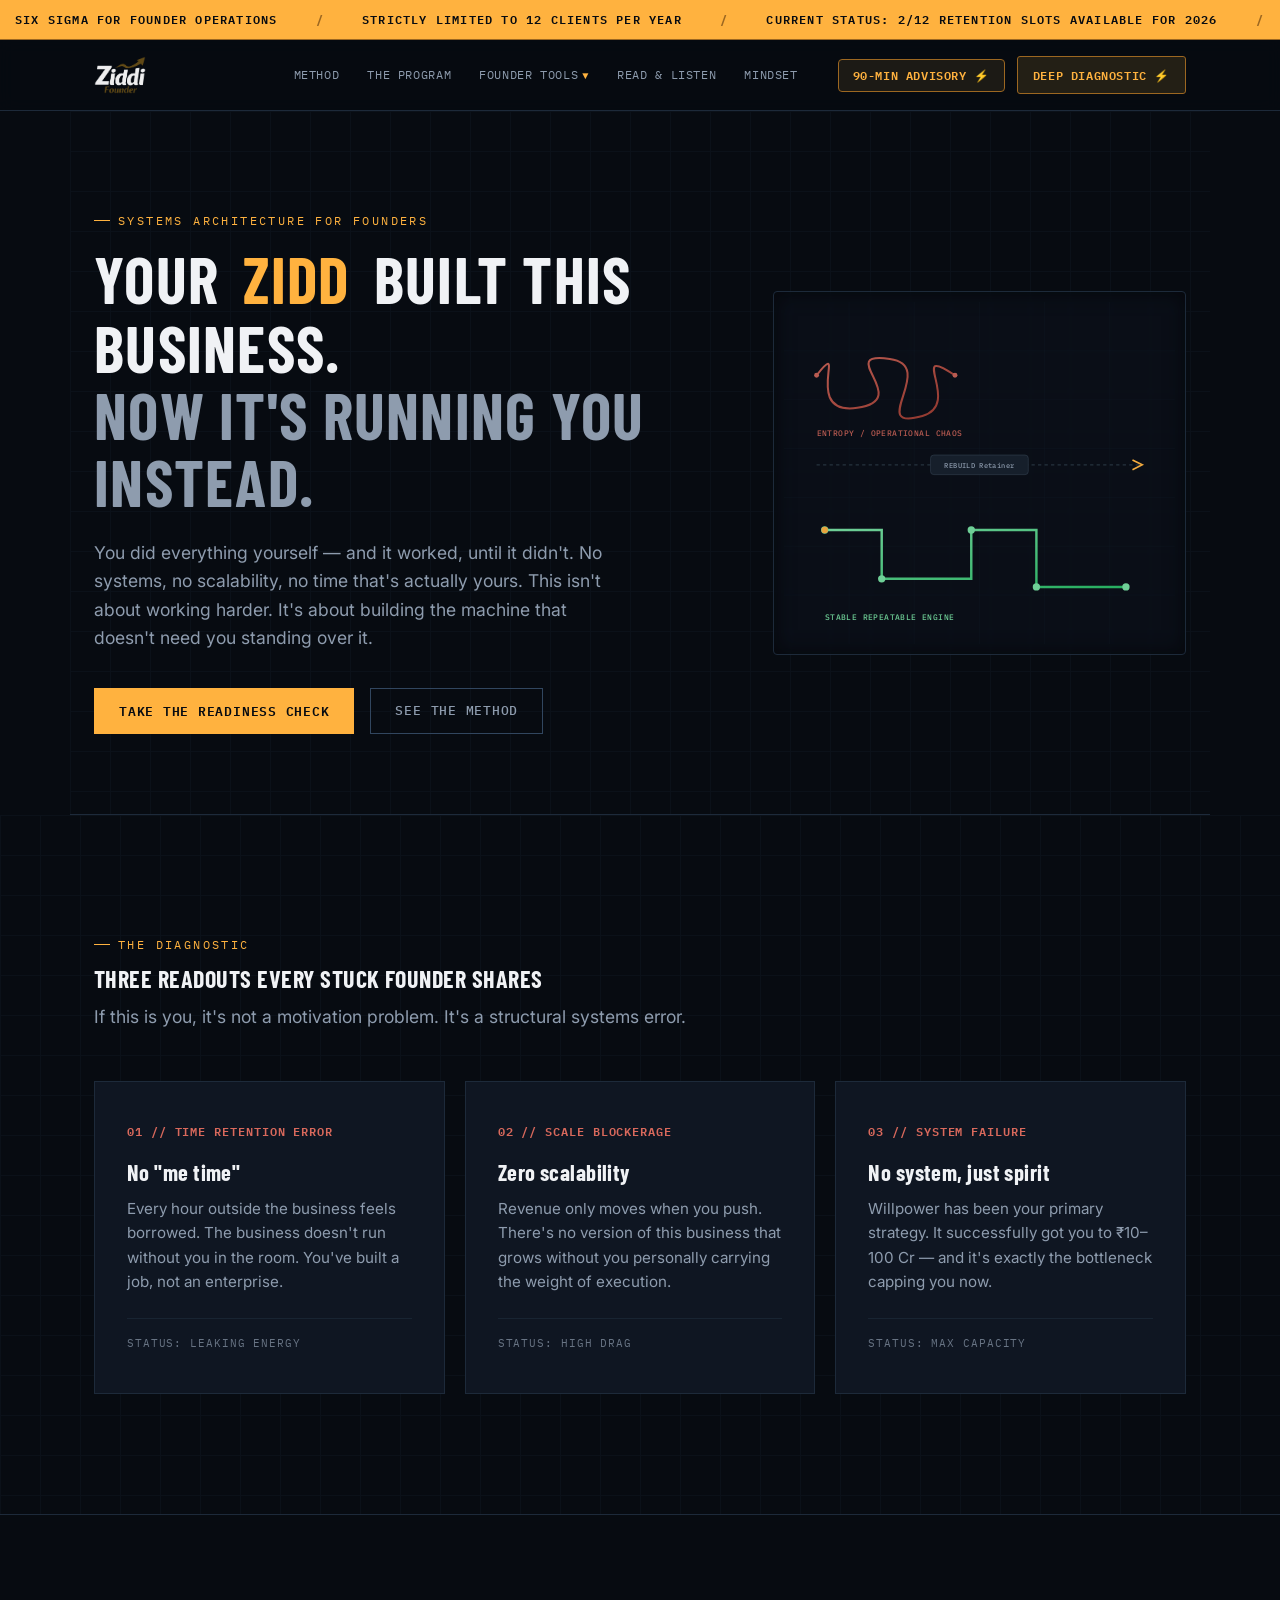
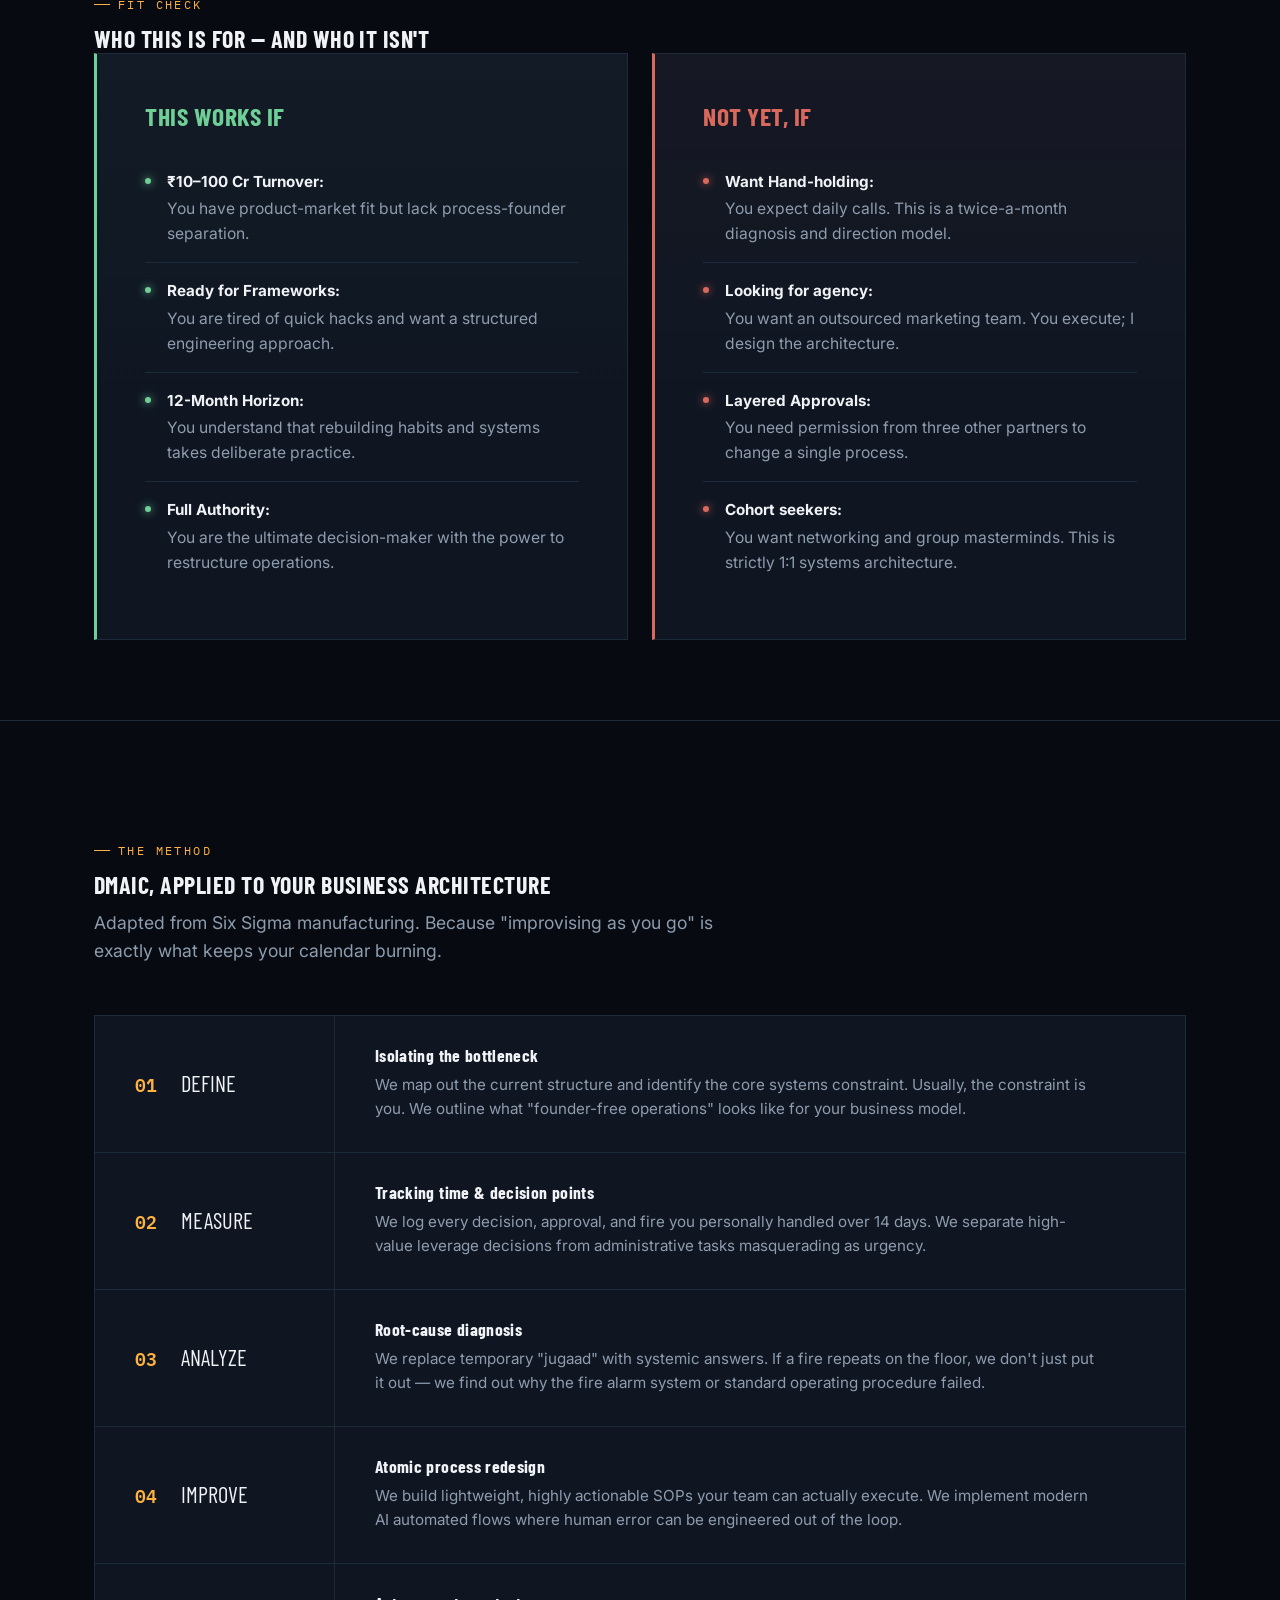
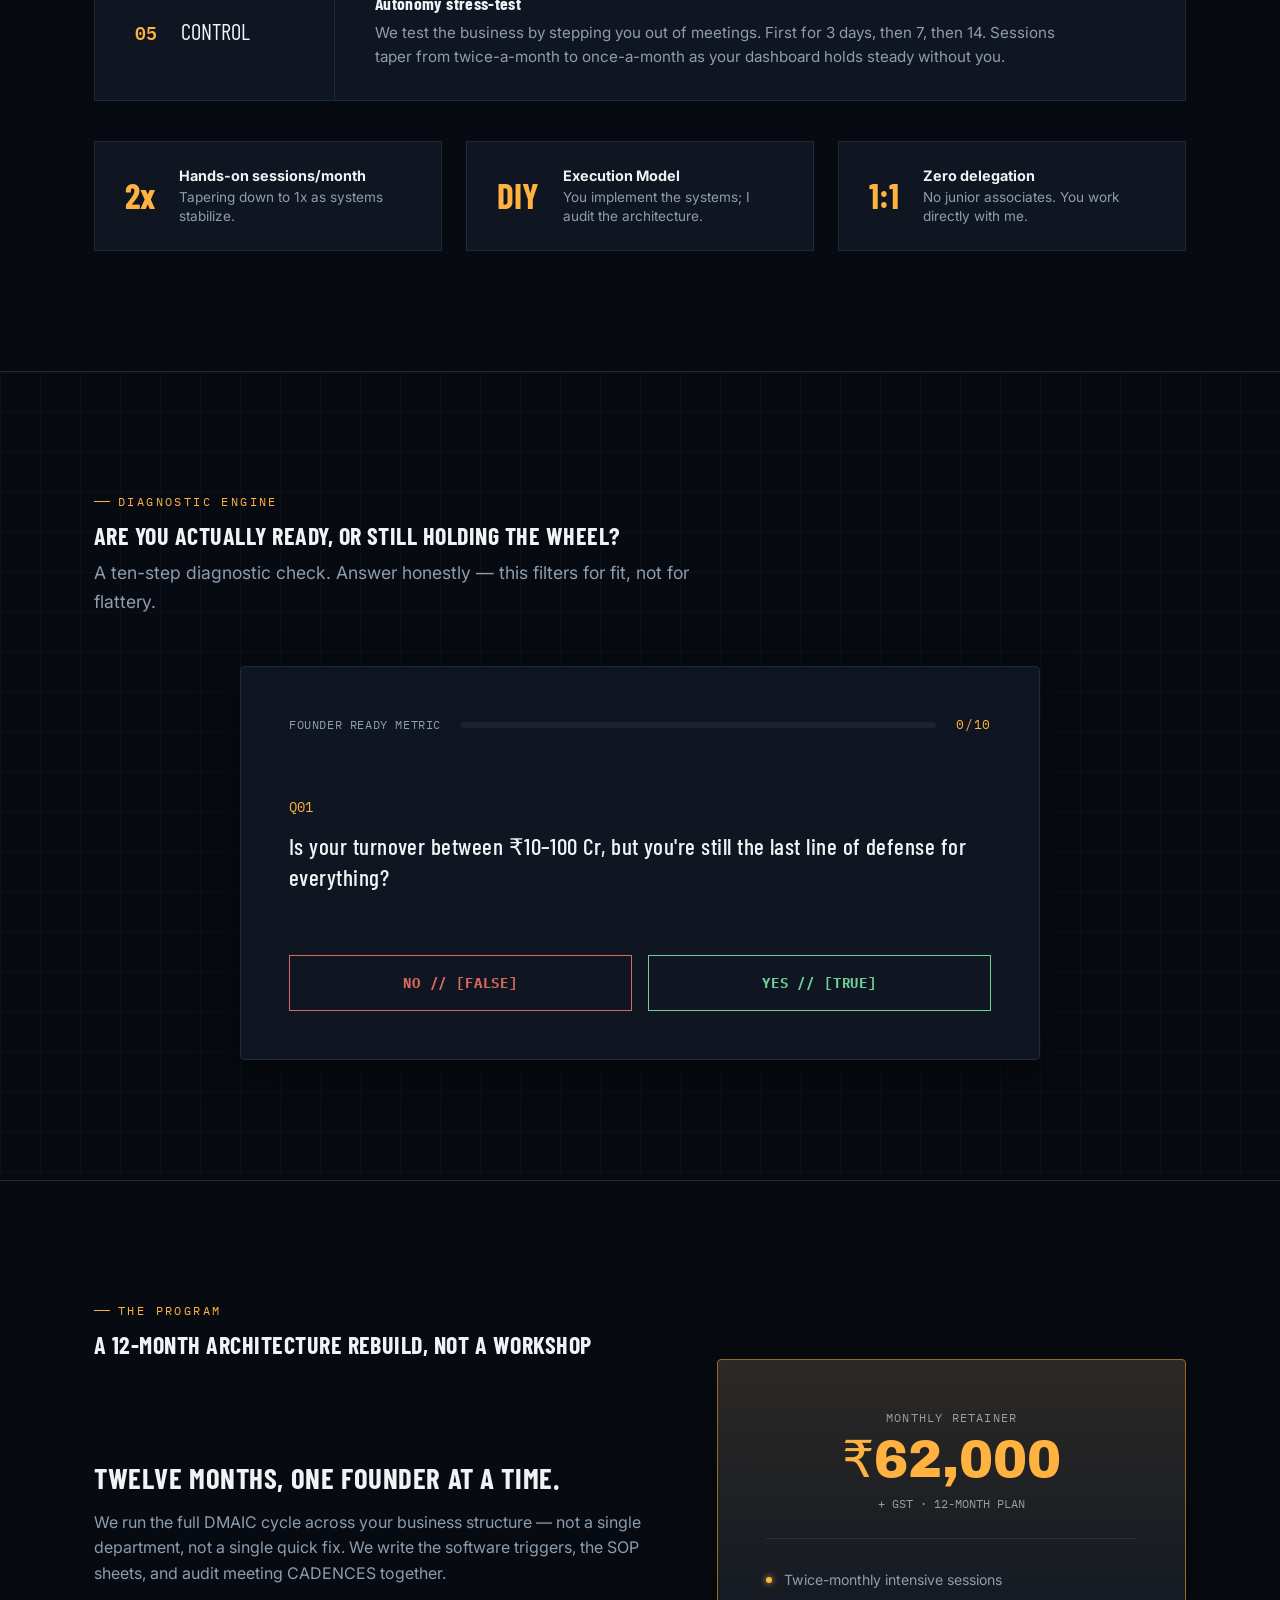
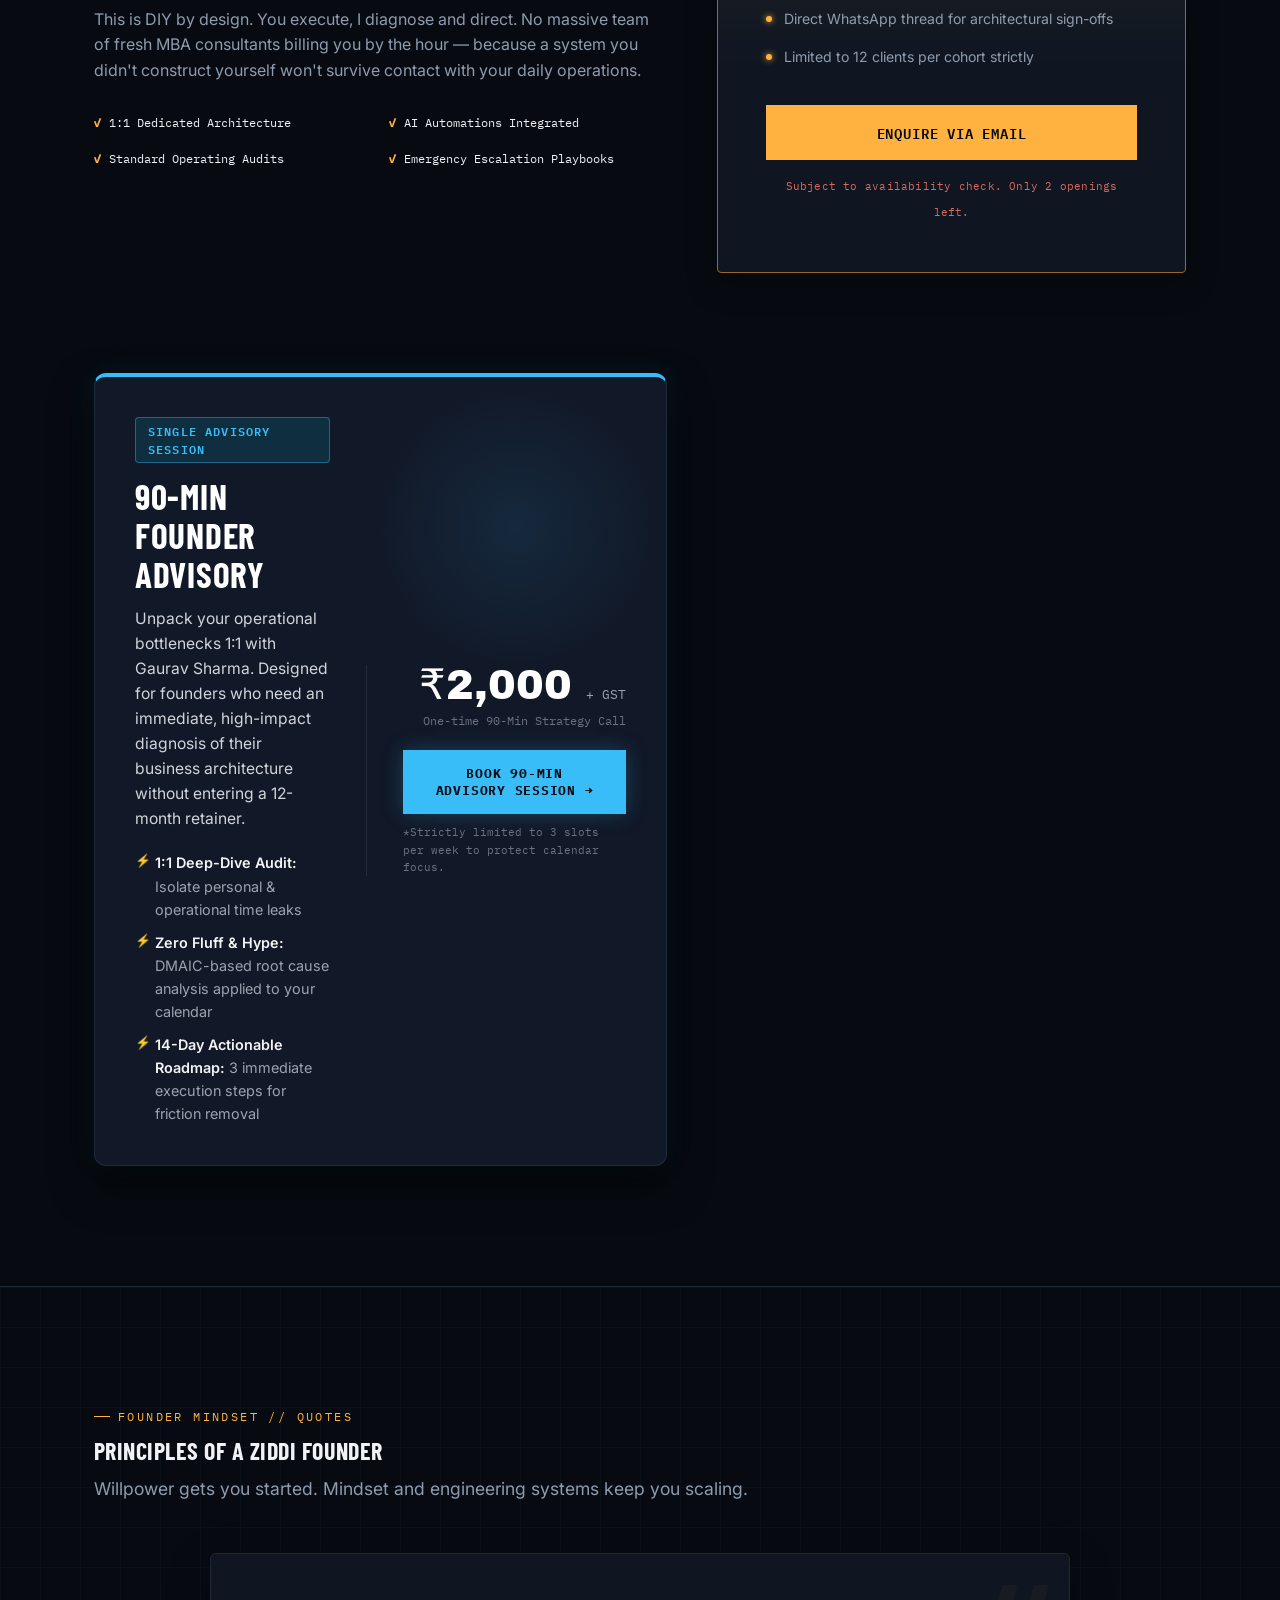
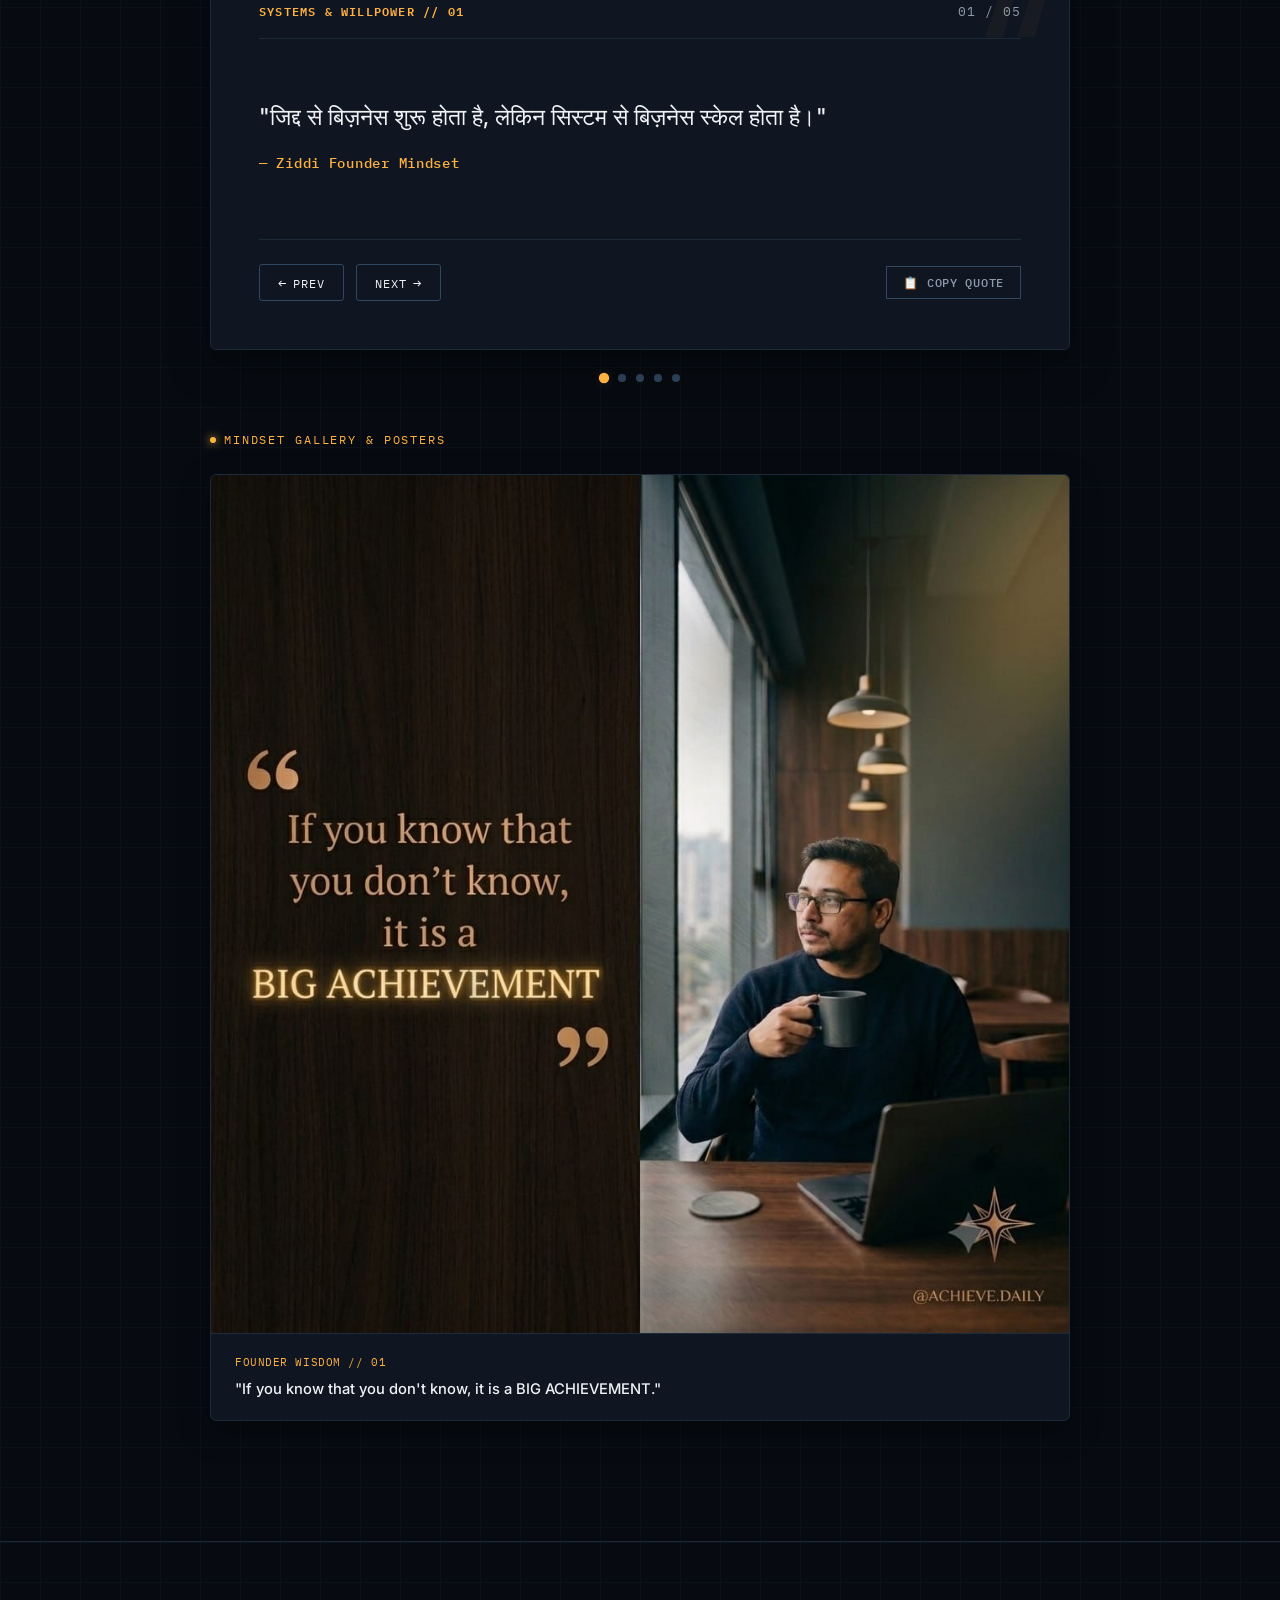
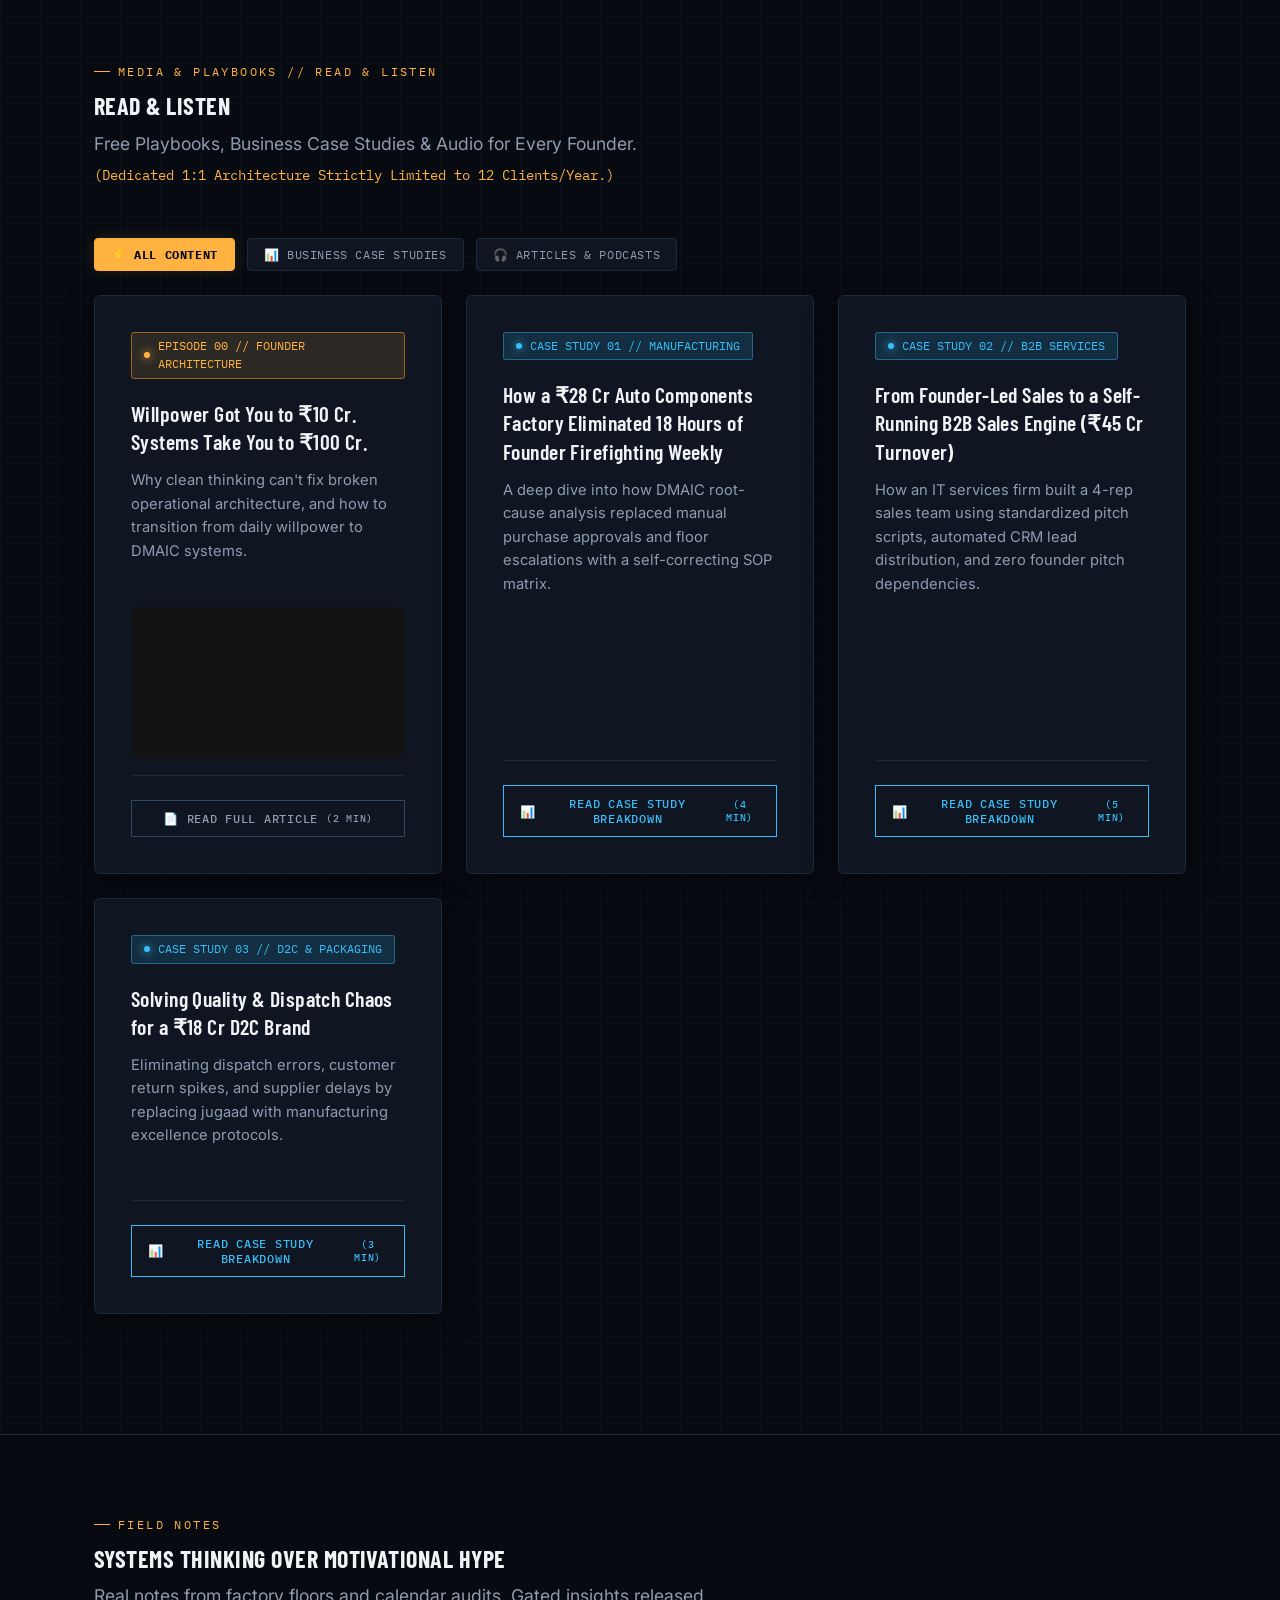
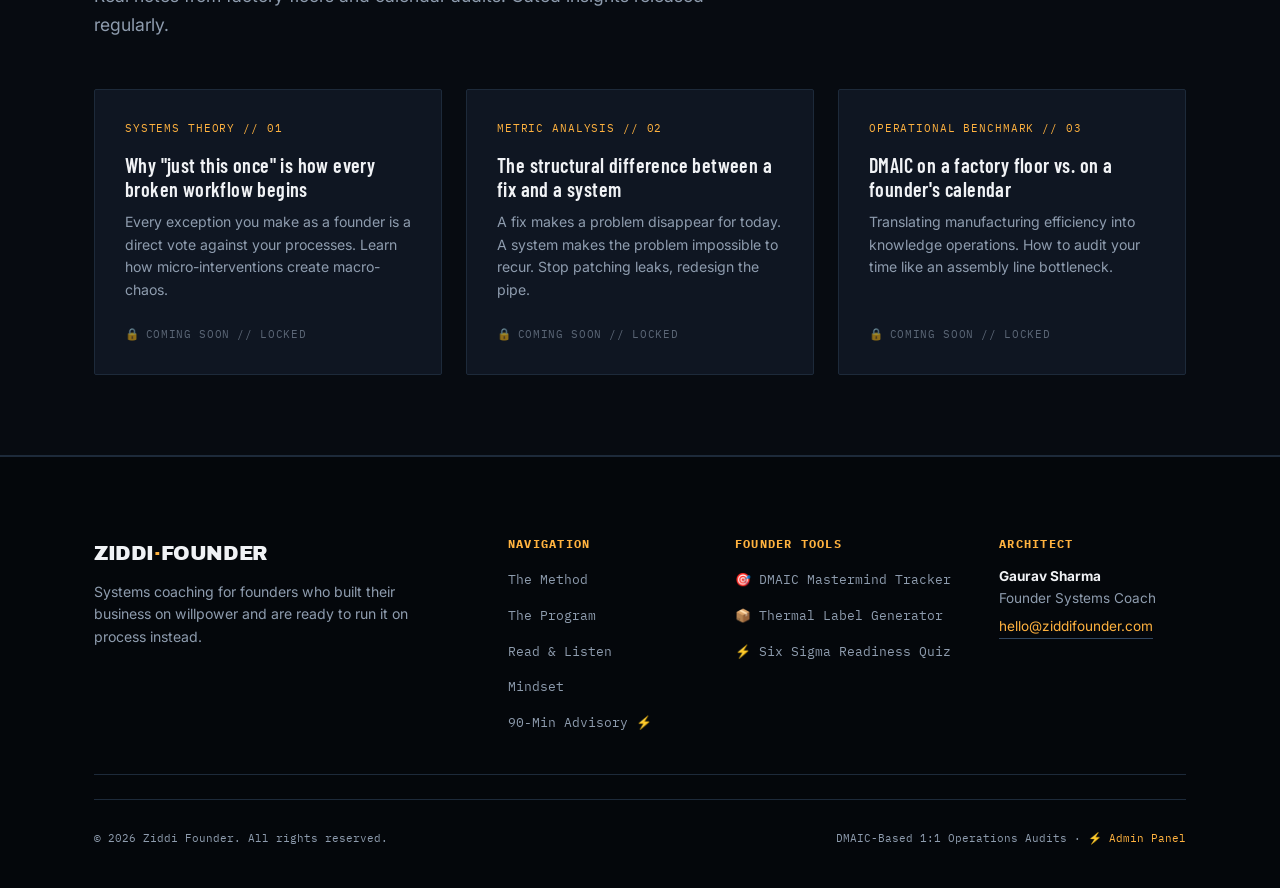
<file: index.html>
<!DOCTYPE html>
<html lang="en">
<head>
  <meta charset="UTF-8">
  <meta name="viewport" content="width=device-width, initial-scale=1.0">
  <title>Ziddi Founder — Systems for the founder who won't let go</title>
  
  <!-- SEO Meta Tags -->
  <meta name="description" content="1:1 systems coaching for ₹10–100 Cr founders. Replace willpower with structured business processes. Borrowed from Six Sigma & Manufacturing Excellence.">
  <meta name="keywords" content="Ziddi Founder, Systems Coaching, Six Sigma, DMAIC, Business Systems, Process Architecture, Gaurav Sharma">
  <meta name="author" content="Gaurav Sharma">
  
  <!-- Google Fonts -->
  <link rel="preconnect" href="https://fonts.googleapis.com">
  <link rel="preconnect" href="https://fonts.gstatic.com" crossorigin>
  <link href="https://fonts.googleapis.com/css2?family=Archivo+Black&family=Barlow+Condensed:wght@600;700&family=IBM+Plex+Mono:wght@400;500;600&family=Inter:wght@300;400;500;600;700&display=swap" rel="stylesheet">
  
  <!-- Open Graph / WhatsApp / LinkedIn Social Preview Tags -->
  <meta property="og:type" content="website">
  <meta property="og:url" content="https://www.ziddifounder.com/">
  <meta property="og:title" content="Ziddi Founder — Systems Architecture for ₹10–100 Cr Founders">
  <meta property="og:description" content="Your zidd built this business. Now it's running you instead. Replace willpower with 1:1 Six Sigma process engineering & repeatable business systems.">
  <meta property="og:image" content="https://www.ziddifounder.com/images/og-image.png">
  <meta property="og:image:width" content="1200">
  <meta property="og:image:height" content="630">

  <!-- Twitter / X Card Tags -->
  <meta name="twitter:card" content="summary_large_image">
  <meta name="twitter:url" content="https://www.ziddifounder.com/">
  <meta name="twitter:title" content="Ziddi Founder — Systems Architecture for ₹10–100 Cr Founders">
  <meta name="twitter:description" content="Your zidd built this business. Now it's running you instead. Replace willpower with 1:1 Six Sigma process engineering.">
  <meta name="twitter:image" content="https://www.ziddifounder.com/images/og-image.png">
  
  <!-- CSS Stylesheet -->
  <link rel="stylesheet" href="style.css">
</head>
<body>

  <!-- Exclusivity Ticker / Banner -->
  <div class="exclusivity-banner">
    <div class="banner-track">
      <span>SIX SIGMA FOR FOUNDER OPERATIONS</span>
      <span class="divider">/</span>
      <span>STRICTLY LIMITED TO 12 CLIENTS PER YEAR</span>
      <span class="divider">/</span>
      <span>CURRENT STATUS: 2/12 RETENTION SLOTS AVAILABLE FOR 2026</span>
      <span class="divider">/</span>
      <span>SIX SIGMA FOR FOUNDER OPERATIONS</span>
      <span class="divider">/</span>
      <span>STRICTLY LIMITED TO 12 CLIENTS PER YEAR</span>
      <span class="divider">/</span>
      <span>CURRENT STATUS: 2/12 RETENTION SLOTS AVAILABLE FOR 2026</span>
      <span class="divider">/</span>
    </div>
  </div>

  <!-- Header -->
  <header>
    <div class="nav">
      <a href="#" class="logo" id="logoLink">
        <img src="images/ziddi-founder-logo-dark.png" alt="Ziddi Founder Logo" style="height: 38px; width: auto; vertical-align: middle;">
      </a>
      <div class="nav-mobile-right">
        <button class="mobile-nav-toggle" id="mobileNavToggle" aria-label="Toggle navigation menu" aria-expanded="false">
          <span class="hamburger-bar"></span>
          <span class="hamburger-bar"></span>
          <span class="hamburger-bar"></span>
        </button>
      </div>
      <nav class="nav-links" id="navLinks">
        <a href="#method" id="navMethod">Method</a>
        <a href="#program" id="navProg">The Program</a>
        <div class="nav-dropdown-item">
          <a href="javascript:void(0);" class="dropdown-trigger" id="navTools">Founder Tools <span class="dropdown-arrow">▼</span></a>
          <div class="nav-dropdown-menu">
            <a href="dmaic-tracker/index.html" class="dropdown-link">🎯 DMAIC Mastermind Tracker</a>
            <a href="label-generator/index.html" class="dropdown-link">📦 Thermal Label Generator</a>
            <a href="six-sigma-quiz/index.html" class="dropdown-link">⚡ Six Sigma Diagnostic</a>
          </div>
        </div>
        <a href="#listen" id="navListen">Read & Listen</a>
        <a href="#quotes" id="navQuotes">Mindset</a>
        <div class="nav-cta-group">
          <a href="#advisory" class="nav-advisory-btn" id="navAdvisory">90-Min Advisory ⚡</a>
          <a href="six-sigma-quiz/index.html" class="nav-deep-diag-btn" id="navDeepDiag">Deep Diagnostic ⚡</a>
        </div>
      </nav>
    </div>
  </header>

  <!-- Hero Section -->
  <section class="hero wrap">
    <div class="blueprint-bg"></div>
    <div class="hero-content">
      <div class="eyebrow">SYSTEMS ARCHITECTURE FOR FOUNDERS</div>
      <h1>Your <em>zidd</em> built this business. <br><span class="hero-highlight">Now it's running you instead.</span></h1>
      <p>You did everything yourself — and it worked, until it didn't. No systems, no scalability, no time that's actually yours. This isn't about working harder. It's about building the machine that doesn't need you standing over it.</p>
      <div class="hero-ctas">
        <a href="#quiz" class="btn btn-solid">Take the Readiness Check</a>
        <a href="#method" class="btn btn-ghost">See the Method</a>
      </div>
    </div>
    <div class="hero-visual">
      <div class="tech-grid-wrapper">
        <!-- SVG diagram that transitions from chaos to circuit -->
        <svg viewBox="0 0 480 420" xmlns="http://www.w3.org/2000/svg" aria-hidden="true" class="hero-svg">
          <defs>
            <linearGradient id="amberGlow" x1="0%" y1="0%" x2="100%" y2="100%">
              <stop offset="0%" stop-color="#FFB23F" />
              <stop offset="100%" stop-color="#E8A33D" />
            </linearGradient>
            <linearGradient id="redGlow" x1="0%" y1="0%" x2="100%" y2="100%">
              <stop offset="0%" stop-color="#D9695C" />
              <stop offset="100%" stop-color="#A83E32" />
            </linearGradient>
            <linearGradient id="greenGlow" x1="0%" y1="0%" x2="100%" y2="100%">
              <stop offset="0%" stop-color="#6FCF97" />
              <stop offset="100%" stop-color="#27AE60" />
            </linearGradient>
          </defs>
          
          <!-- Grid Background lines in SVG -->
          <g stroke="#1F2E3E" stroke-width="0.5" opacity="0.3">
            <line x1="0" y1="60" x2="480" y2="60" />
            <line x1="0" y1="120" x2="480" y2="120" />
            <line x1="0" y1="180" x2="480" y2="180" />
            <line x1="0" y1="240" x2="480" y2="240" />
            <line x1="0" y1="300" x2="480" y2="300" />
            <line x1="0" y1="360" x2="480" y2="360" />
            <line x1="80" y1="0" x2="80" y2="420" />
            <line x1="160" y1="0" x2="160" y2="420" />
            <line x1="240" y1="0" x2="240" y2="420" />
            <line x1="320" y1="0" x2="320" y2="420" />
            <line x1="400" y1="0" x2="400" y2="420" />
          </g>

          <!-- Chaos Circuit (Left Side) -->
          <g id="chaos-group" opacity="0.85">
            <path d="M40 90 C 80 40, 20 140, 90 130 C 160 120, 60 60, 130 70 C 190 78, 100 160, 170 140 C 220 126, 150 50, 210 90" 
                  fill="none" stroke="url(#redGlow)" stroke-width="2.5" class="anim-draw-chaos"/>
            <circle cx="40" cy="90" r="3" fill="#D9695C" />
            <circle cx="210" cy="90" r="3" fill="#D9695C" />
            <text x="40" y="165" class="mono text-label text-red" font-size="10" letter-spacing="1">ENTROPY / OPERATIONAL CHAOS</text>
          </g>
          
          <!-- Transition Arrow/Line in the Center -->
          <g id="transition-arrow">
            <line x1="40" y1="200" x2="440" y2="200" stroke="#26333F" stroke-width="1.5" stroke-dasharray="4 4"/>
            <path d="M428 194 L440 200 L428 206" fill="none" stroke="url(#amberGlow)" stroke-width="2" class="arrow-tip"/>
            <rect x="180" y="188" width="120" height="24" rx="4" fill="#161F2B" stroke="#2A3744" stroke-width="1"/>
            <text x="240" y="204" class="mono text-label" font-size="9" text-anchor="middle" fill="#8A97A3">REBUILD Retainer</text>
          </g>

          <!-- Order Circuit (Right / Bottom Side) -->
          <g id="order-group">
            <path d="M50 280 L120 280 L120 340 L230 340 L230 280 L310 280 L310 350 L420 350" 
                  fill="none" stroke="url(#greenGlow)" stroke-width="3" class="anim-draw-circuit" />
            
            <circle cx="50" cy="280" r="4.5" fill="#6FCF97" class="circuit-node node-1"/>
            <circle cx="120" cy="340" r="4.5" fill="#6FCF97" class="circuit-node node-2"/>
            <circle cx="230" cy="280" r="4.5" fill="#6FCF97" class="circuit-node node-3"/>
            <circle cx="310" cy="350" r="4.5" fill="#6FCF97" class="circuit-node node-4"/>
            <circle cx="420" cy="350" r="4.5" fill="#6FCF97" class="circuit-node node-5"/>
            
            <!-- Circuit signals/pulses animating along the line -->
            <circle cx="0" cy="0" r="4" fill="#E8A33D" class="signal-pulse"/>
            
            <text x="50" y="390" class="mono text-label text-green" font-size="10" letter-spacing="1">STABLE REPEATABLE ENGINE</text>
          </g>
        </svg>
      </div>
    </div>
  </section>

  <!-- Diagnostic Section -->
  <section class="section" id="diagnostic">
    <div class="blueprint-bg"></div>
    <div class="wrap relative">
      <div class="eyebrow">The Diagnostic</div>
      <h2>Three readouts every stuck founder shares</h2>
      <p class="section-subtitle">If this is you, it's not a motivation problem. It's a structural systems error.</p>
      
      <div class="grid-3">
        <div class="card reveal-on-scroll">
          <div class="card-glow"></div>
          <span class="readout-tag tag-red">01 // TIME RETENTION ERROR</span>
          <h3>No "me time"</h3>
          <p>Every hour outside the business feels borrowed. The business doesn't run without you in the room. You've built a job, not an enterprise.</p>
          <div class="card-footer-mono">STATUS: LEAKING ENERGY</div>
        </div>
        
        <div class="card reveal-on-scroll">
          <div class="card-glow"></div>
          <span class="readout-tag tag-red">02 // SCALE BLOCKERAGE</span>
          <h3>Zero scalability</h3>
          <p>Revenue only moves when you push. There's no version of this business that grows without you personally carrying the weight of execution.</p>
          <div class="card-footer-mono">STATUS: HIGH DRAG</div>
        </div>
        
        <div class="card reveal-on-scroll">
          <div class="card-glow"></div>
          <span class="readout-tag tag-red">03 // SYSTEM FAILURE</span>
          <h3>No system, just spirit</h3>
          <p>Willpower has been your primary strategy. It successfully got you to ₹10–100 Cr — and it's exactly the bottleneck capping you now.</p>
          <div class="card-footer-mono">STATUS: MAX CAPACITY</div>
        </div>
      </div>
    </div>
  </section>

  <!-- Fit Check Section -->
  <section class="section section-tight" id="fitcheck">
    <div class="wrap">
      <div class="eyebrow">Fit Check</div>
      <h2>Who this is for — and who it isn't</h2>
      
      <div class="split reveal-on-scroll">
        <div class="split-panel for">
          <h3>This works if</h3>
          <ul>
            <li>
              <span class="list-bullet bullet-green"></span>
              <div>
                <strong>₹10–100 Cr Turnover:</strong> You have product-market fit but lack process-founder separation.
              </div>
            </li>
            <li>
              <span class="list-bullet bullet-green"></span>
              <div>
                <strong>Ready for Frameworks:</strong> You are tired of quick hacks and want a structured engineering approach.
              </div>
            </li>
            <li>
              <span class="list-bullet bullet-green"></span>
              <div>
                <strong>12-Month Horizon:</strong> You understand that rebuilding habits and systems takes deliberate practice.
              </div>
            </li>
            <li>
              <span class="list-bullet bullet-green"></span>
              <div>
                <strong>Full Authority:</strong> You are the ultimate decision-maker with the power to restructure operations.
              </div>
            </li>
          </ul>
        </div>
        
        <div class="split-panel not">
          <h3>Not yet, if</h3>
          <ul>
            <li>
              <span class="list-bullet bullet-red"></span>
              <div>
                <strong>Want Hand-holding:</strong> You expect daily calls. This is a twice-a-month diagnosis and direction model.
              </div>
            </li>
            <li>
              <span class="list-bullet bullet-red"></span>
              <div>
                <strong>Looking for agency:</strong> You want an outsourced marketing team. You execute; I design the architecture.
              </div>
            </li>
            <li>
              <span class="list-bullet bullet-red"></span>
              <div>
                <strong>Layered Approvals:</strong> You need permission from three other partners to change a single process.
              </div>
            </li>
            <li>
              <span class="list-bullet bullet-red"></span>
              <div>
                <strong>Cohort seekers:</strong> You want networking and group masterminds. This is strictly 1:1 systems architecture.
              </div>
            </li>
          </ul>
        </div>
      </div>
    </div>
  </section>

  <!-- The Method Section -->
  <section class="section" id="method">
    <div class="wrap">
      <div class="eyebrow">The Method</div>
      <h2>DMAIC, applied to your business architecture</h2>
      <p class="section-subtitle">Adapted from Six Sigma manufacturing. Because "improvising as you go" is exactly what keeps your calendar burning.</p>
      
      <div class="dmaic-timeline reveal-on-scroll">
        
        <div class="dmaic-row">
          <div class="dmaic-header">
            <span class="dmaic-num">01</span>
            <span class="dmaic-tag">Define</span>
          </div>
          <div class="dmaic-content-box">
            <h4>Isolating the bottleneck</h4>
            <p>We map out the current structure and identify the core systems constraint. Usually, the constraint is you. We outline what "founder-free operations" looks like for your business model.</p>
          </div>
        </div>

        <div class="dmaic-row">
          <div class="dmaic-header">
            <span class="dmaic-num">02</span>
            <span class="dmaic-tag">Measure</span>
          </div>
          <div class="dmaic-content-box">
            <h4>Tracking time & decision points</h4>
            <p>We log every decision, approval, and fire you personally handled over 14 days. We separate high-value leverage decisions from administrative tasks masquerading as urgency.</p>
          </div>
        </div>

        <div class="dmaic-row">
          <div class="dmaic-header">
            <span class="dmaic-num">03</span>
            <span class="dmaic-tag">Analyze</span>
          </div>
          <div class="dmaic-content-box">
            <h4>Root-cause diagnosis</h4>
            <p>We replace temporary "jugaad" with systemic answers. If a fire repeats on the floor, we don't just put it out — we find out why the fire alarm system or standard operating procedure failed.</p>
          </div>
        </div>

        <div class="dmaic-row">
          <div class="dmaic-header">
            <span class="dmaic-num">04</span>
            <span class="dmaic-tag">Improve</span>
          </div>
          <div class="dmaic-content-box">
            <h4>Atomic process redesign</h4>
            <p>We build lightweight, highly actionable SOPs your team can actually execute. We implement modern AI automated flows where human error can be engineered out of the loop.</p>
          </div>
        </div>

        <div class="dmaic-row">
          <div class="dmaic-header">
            <span class="dmaic-num">05</span>
            <span class="dmaic-tag">Control</span>
          </div>
          <div class="dmaic-content-box">
            <h4>Autonomy stress-test</h4>
            <p>We test the business by stepping you out of meetings. First for 3 days, then 7, then 14. Sessions taper from twice-a-month to once-a-month as your dashboard holds steady without you.</p>
          </div>
        </div>

      </div>

      <div class="method-summary-grid reveal-on-scroll">
        <div class="summary-metric">
          <div class="metric-num">2x</div>
          <div class="metric-label"><strong>Hands-on sessions/month</strong>Tapering down to 1x as systems stabilize.</div>
        </div>
        <div class="summary-metric">
          <div class="metric-num">DIY</div>
          <div class="metric-label"><strong>Execution Model</strong>You implement the systems; I audit the architecture.</div>
        </div>
        <div class="summary-metric">
          <div class="metric-num">1:1</div>
          <div class="metric-label"><strong>Zero delegation</strong>No junior associates. You work directly with me.</div>
        </div>
      </div>
    </div>
  </section>

  <!-- Interactive Quiz Section -->
  <section class="section" id="quiz">
    <div class="blueprint-bg"></div>
    <div class="wrap relative">
      <div class="eyebrow">Diagnostic Engine</div>
      <h2>Are you actually ready, or still holding the wheel?</h2>
      <p class="section-subtitle">A ten-step diagnostic check. Answer honestly — this filters for fit, not for flattery.</p>
      
      <div class="quiz-container reveal-on-scroll">
        <div class="quiz-card">
          <!-- Quiz Header -->
          <div class="quiz-card-header">
            <span class="mono tracking-label">FOUNDER READY METRIC</span>
            <div class="meter-bar">
              <div class="meter-fill" id="meterFill"></div>
            </div>
            <span class="mono progress-score" id="meterScore">0/10</span>
          </div>

          <!-- Question Cards Container -->
          <div class="question-view-wrapper">
            <div class="question-slide" id="questionSlide">
              <span class="q-index-mono" id="qIndex">Q01</span>
              <h3 class="q-title" id="qText">Is your turnover between ₹10–100 Cr, but you're still the last line of defense for everything?</h3>
            </div>
          </div>

          <!-- Quiz Action Buttons -->
          <div class="quiz-actions" id="quizActions">
            <button class="btn btn-action-no" id="btnNo" data-v="0">NO // [FALSE]</button>
            <button class="btn btn-action-yes" id="btnYes" data-v="1">YES // [TRUE]</button>
          </div>

          <!-- Custom Interactive Results Block -->
          <div class="quiz-result-block" id="quizResult">
            <div class="result-icon-wrapper">
              <div class="result-status-indicator" id="resultIndicator"></div>
            </div>
            <h3 id="resultTitle">Analyzing results...</h3>
            <p id="resultBody">Calculating your structural readiness scores...</p>
            <div class="result-cta-wrapper">
              <a href="#" class="btn btn-solid" id="resultCta">Action Required</a>
            </div>
          </div>
        </div>
      </div>
    </div>
  </section>

  <!-- The Program Section -->
  <section class="section" id="program">
    <div class="wrap">
      <div class="eyebrow">The Program</div>
      <h2>A 12-month architecture rebuild, not a workshop</h2>
      
      <div class="program-wrapper reveal-on-scroll">
        <div class="program-main">
          <h3>Twelve months, one founder at a time.</h3>
          <p>We run the full DMAIC cycle across your business structure — not a single department, not a single quick fix. We write the software triggers, the SOP sheets, and audit meeting CADENCES together.</p>
          <p>This is DIY by design. You execute, I diagnose and direct. No massive team of fresh MBA consultants billing you by the hour — because a system you didn't construct yourself won't survive contact with your daily operations.</p>
          <div class="program-bullets">
            <div class="bullet-item"><span class="check-icon">✓</span> 1:1 Dedicated Architecture</div>
            <div class="bullet-item"><span class="check-icon">✓</span> AI Automations Integrated</div>
            <div class="bullet-item"><span class="check-icon">✓</span> Standard Operating Audits</div>
            <div class="bullet-item"><span class="check-icon">✓</span> Emergency Escalation Playbooks</div>
          </div>
        </div>
        
        <div class="program-pricing">
          <div class="pricing-card-glow"></div>
          <div class="pricing-header">
            <span class="pricing-label">MONTHLY RETAINER</span>
            <div class="price-value">₹62,000</div>
            <span class="price-sub">+ GST · 12-MONTH PLAN</span>
          </div>
          
          <div class="pricing-details">
            <div class="pricing-feature">
              <span class="feature-dot"></span>
              <span>Twice-monthly intensive sessions</span>
            </div>
            <div class="pricing-feature">
              <span class="feature-dot"></span>
              <span>Direct WhatsApp thread for architectural sign-offs</span>
            </div>
            <div class="pricing-feature">
              <span class="feature-dot"></span>
              <span>Limited to 12 clients per cohort strictly</span>
            </div>
          </div>
          
          <div class="pricing-cta-block">
            <a href="mailto:hello@ziddifounder.com?subject=Readiness%20Check%20-%20Program%20Enquiry" class="btn btn-solid btn-full">Enquire via Email</a>
            <span class="price-disclaimer">Subject to availability check. Only 2 openings left.</span>
          </div>
      </div>

      <!-- Ziddi Founder: 90-Min Advisory Component -->
      <div class="advisory-card-wrapper reveal-on-scroll" id="advisory">
        <div class="advisory-card">
          <div class="advisory-glow"></div>
          <div class="advisory-flex">
            <div class="advisory-content-col">
              <span class="advisory-badge">
                Single Advisory Session
              </span>
              <h3 class="advisory-title">90-MIN FOUNDER ADVISORY</h3>
              <p class="advisory-desc">
                Unpack your operational bottlenecks 1:1 with Gaurav Sharma. Designed for founders who need an immediate, high-impact diagnosis of their business architecture without entering a 12-month retainer.
              </p>
              <ul class="advisory-bullets">
                <li><strong class="bullet-highlight">1:1 Deep-Dive Audit:</strong> Isolate personal & operational time leaks</li>
                <li><strong class="bullet-highlight">Zero Fluff & Hype:</strong> DMAIC-based root cause analysis applied to your calendar</li>
                <li><strong class="bullet-highlight">14-Day Actionable Roadmap:</strong> 3 immediate execution steps for friction removal</li>
              </ul>
            </div>
            <div class="advisory-pricing-col">
              <div class="advisory-price-tag">
                ₹2,000 <span class="gst-label">+ GST</span>
              </div>
              <p class="advisory-price-sub">One-time 90-Min Strategy Call</p>
              <button class="btn btn-solid advisory-cta-btn" id="openAdvisoryModalBtn">
                Book 90-Min Advisory Session &rarr;
              </button>
              <span class="advisory-slots-note">*Strictly limited to 3 slots per week to protect calendar focus.</span>
            </div>
          </div>
        </div>
      </div>
    </div>
  </section>

  <!-- Motivational Quotes Section -->
  <section class="section" id="quotes">
    <div class="blueprint-bg"></div>
    <div class="wrap relative">
      <div class="eyebrow">FOUNDER MINDSET // QUOTES</div>
      <h2>Principles of a Ziddi Founder</h2>
      <p class="section-subtitle">Willpower gets you started. Mindset and engineering systems keep you scaling.</p>
      
      <div class="quotes-container reveal-on-scroll">
        <div class="quote-card">
          <div class="quote-watermark">“</div>
          
          <div class="quote-header">
            <span class="quote-tag" id="quoteCategory">SYSTEMS & WILLPOWER // 01</span>
            <div class="quote-counter mono" id="quoteCounter">01 / 05</div>
          </div>
          
          <div class="quote-content-wrapper">
            <blockquote class="quote-text" id="quoteText">
              "जिद्द से बिज़नेस शुरू होता है, लेकिन सिस्टम से बिज़नेस स्केल होता है।"
            </blockquote>
            <div class="quote-author" id="quoteAuthor">— Ziddi Founder Mindset</div>
          </div>
          
          <div class="quote-footer">
            <div class="quote-nav-controls">
              <button class="quote-btn" id="prevQuoteBtn" aria-label="Previous Quote">
                <span class="btn-arrow">←</span> PREV
              </button>
              <button class="quote-btn" id="nextQuoteBtn" aria-label="Next Quote">
                NEXT <span class="btn-arrow">→</span>
              </button>
            </div>
            
            <div class="quote-actions">
              <button class="btn btn-ghost btn-copy-quote" id="copyQuoteBtn">
                <span class="copy-icon">📋</span> Copy Quote
              </button>
              <span class="copy-toast" id="copyToast">Copied to clipboard!</span>
            </div>
          </div>
        </div>
        <div class="quote-dots" id="quoteDots">
          <span class="dot active" data-index="0"></span>
          <span class="dot" data-index="1"></span>
          <span class="dot" data-index="2"></span>
          <span class="dot" data-index="3"></span>
          <span class="dot" data-index="4"></span>
        </div>

        <!-- Founder Mindset Posters Grid -->
        <div class="quotes-gallery-wrapper reveal-on-scroll" style="margin-top: 48px;">
          <div class="gallery-grid-title">
            <span class="pulse-dot"></span> MINDSET GALLERY & POSTERS
          </div>
          <div class="quotes-gallery-grid">
            <div class="gallery-card">
              <div class="gallery-img-wrapper">
                <img src="images/quote-achievement.jpg" alt="If you know that you don't know, it is a BIG ACHIEVEMENT" class="gallery-img" loading="lazy">
              </div>
              <div class="gallery-card-body">
                <span class="gallery-card-tag">FOUNDER WISDOM // 01</span>
                <p class="gallery-card-quote">"If you know that you don't know, it is a BIG ACHIEVEMENT."</p>
              </div>
            </div>
          </div>
        </div>
      </div>
    </div>
  </section>

  <!-- Read & Listen Section -->
  <section class="section" id="listen">
    <div class="blueprint-bg"></div>
    <div class="wrap relative">
      <div class="eyebrow">MEDIA & PLAYBOOKS // READ & LISTEN</div>
      <h2>Read & Listen</h2>
      <p class="section-subtitle">Free Playbooks, Business Case Studies & Audio for Every Founder. <br><span style="color: var(--accent-amber); font-size: 0.88rem; font-family: var(--font-mono); display: inline-block; margin-top: 6px;">(Dedicated 1:1 Architecture Strictly Limited to 12 Clients/Year.)</span></p>
      
      <!-- Filter Bar -->
      <div class="media-filter-bar" id="mediaFilterBar">
        <button class="filter-btn active" data-filter="all">⚡ ALL CONTENT</button>
        <button class="filter-btn" data-filter="casestudy">📊 BUSINESS CASE STUDIES</button>
        <button class="filter-btn" data-filter="episode">🎧 ARTICLES & PODCASTS</button>
      </div>

      <div class="read-listen-grid" id="episodesGrid">
        <!-- Dynamically loaded from episodes.json -->
      </div>
    </div>
  </section>

  <!-- Article Reader Modal -->
  <div class="article-modal-overlay" id="articleModalOverlay">
    <div class="article-modal-card">
      <div class="article-modal-header">
        <span class="media-card-badge" id="modalTag"><span class="pulse-dot"></span> EPISODE 00</span>
        <button class="article-modal-close" id="closeArticleModalBtn" aria-label="Close Reader">✕</button>
      </div>
      <h2 class="article-modal-title" id="modalTitle">Article Title</h2>
      <div class="article-modal-meta">
        <span>⏱️ <span id="modalReadTime">2 min</span> read</span> · 
        <a href="#" id="modalSpotifyLink" target="_blank" rel="noopener" style="color: #1DB954; text-decoration: none;">🎧 Listen on Spotify</a>
      </div>
      <div class="article-modal-body" id="modalBody">
        <!-- Article HTML content -->
      </div>
      <div class="article-modal-footer">
        <button class="btn btn-solid" id="modalCloseFooterBtn">Close Reader</button>
      </div>
    </div>
  </div>



  <!-- Field Notes Section -->
  <section class="section section-tight" id="notes">
    <div class="wrap">
      <div class="eyebrow">Field Notes</div>
      <h2>Systems thinking over motivational hype</h2>
      <p class="section-subtitle">Real notes from factory floors and calendar audits. Gated insights released regularly.</p>
      
      <div class="notes-grid">
        <div class="note-card reveal-on-scroll">
          <span class="note-tag">SYSTEMS THEORY // 01</span>
          <h4>Why "just this once" is how every broken workflow begins</h4>
          <p class="note-snippet">Every exception you make as a founder is a direct vote against your processes. Learn how micro-interventions create macro-chaos.</p>
          <span class="note-status-locked">COMING SOON // LOCKED</span>
        </div>
        
        <div class="note-card reveal-on-scroll">
          <span class="note-tag">METRIC ANALYSIS // 02</span>
          <h4>The structural difference between a fix and a system</h4>
          <p class="note-snippet">A fix makes a problem disappear for today. A system makes the problem impossible to recur. Stop patching leaks, redesign the pipe.</p>
          <span class="note-status-locked">COMING SOON // LOCKED</span>
        </div>
        
        <div class="note-card reveal-on-scroll">
          <span class="note-tag">OPERATIONAL BENCHMARK // 03</span>
          <h4>DMAIC on a factory floor vs. on a founder's calendar</h4>
          <p class="note-snippet">Translating manufacturing efficiency into knowledge operations. How to audit your time like an assembly line bottleneck.</p>
          <span class="note-status-locked">COMING SOON // LOCKED</span>
        </div>
      </div>
    </div>
  </section>

  <!-- Footer -->
  <footer>
    <div class="wrap">
      <div class="footer-grid">
        <!-- Col 1: Brand & Tagline -->
        <div class="footer-col footer-brand">
          <div class="logo" style="margin-bottom: 12px;">ZIDDI<span>·</span>FOUNDER</div>
          <p class="footer-tag" style="font-size: 0.88rem; color: var(--text-muted); line-height: 1.6; max-width: 320px;">Systems coaching for founders who built their business on willpower and are ready to run it on process instead.</p>
        </div>

        <!-- Col 2: Navigation Links -->
        <div class="footer-col">
          <h4>NAVIGATION</h4>
          <ul>
            <li><a href="#method">The Method</a></li>
            <li><a href="#program">The Program</a></li>
            <li><a href="#listen">Read & Listen</a></li>
            <li><a href="#quotes">Mindset</a></li>
            <li><a href="#advisory">90-Min Advisory ⚡</a></li>
          </ul>
        </div>

        <!-- Col 3: Free Founder Tools (Header Links) -->
        <div class="footer-col">
          <h4>FOUNDER TOOLS</h4>
          <ul>
            <li><a href="dmaic-tracker/index.html">🎯 DMAIC Mastermind Tracker</a></li>
            <li><a href="label-generator/index.html">📦 Thermal Label Generator</a></li>
            <li><a href="six-sigma-quiz/index.html">⚡ Six Sigma Readiness Quiz</a></li>
          </ul>
        </div>

        <!-- Col 4: Architect / Contact -->
        <div class="footer-col">
          <h4>ARCHITECT</h4>
          <p style="font-size: 0.85rem; color: var(--text-muted); line-height: 1.6;">
            <strong style="color: var(--text-main);">Gaurav Sharma</strong><br>
            Founder Systems Coach<br>
            <a href="mailto:hello@ziddifounder.com" class="footer-email" style="color: var(--accent-amber); text-decoration: none; display: inline-block; margin-top: 6px;">hello@ziddifounder.com</a>
          </p>
        </div>
      </div>

      <div class="footer-bottom" style="margin-top: 24px;">
        <span>© 2026 Ziddi Founder. All rights reserved.</span>
        <span>DMAIC-Based 1:1 Operations Audits · <a href="admin.html" style="color: var(--accent-amber); text-decoration: none;">⚡ Admin Panel</a></span>
      </div>
    </div>
  </footer>

  <!-- 90-Min Founder Advisory Pre-Qualification & Booking Modal -->
  <div class="advisory-modal-overlay" id="advisoryModalOverlay">
    <div class="advisory-modal-card">
      <div class="advisory-modal-header">
        <span class="advisory-badge" style="margin-bottom: 0;">⚡ PRE-QUALIFICATION FORM</span>
        <button class="advisory-modal-close" id="closeAdvisoryModalBtn" aria-label="Close Modal">✕</button>
      </div>
      <h3 class="advisory-modal-title">90-MIN FOUNDER ADVISORY SESSION</h3>
      <p class="advisory-modal-sub">
        Please complete this 60-second diagnostic pre-qualification before proceeding to payment.
      </p>

      <form id="advisoryBookingForm">
        <div class="advisory-form-grid">
          <div class="form-field">
            <label for="advFullName">FULL NAME *</label>
            <input type="text" id="advFullName" placeholder="e.g. Rahul Verma" required>
          </div>
          
          <div class="form-field">
            <label for="advPhone">PHONE NUMBER (WHATSAPP) *</label>
            <input type="tel" id="advPhone" placeholder="+91 98765 43210" required>
          </div>
        </div>

        <div class="form-field">
          <label for="advEmail">EMAIL ADDRESS *</label>
          <input type="email" id="advEmail" placeholder="founder@company.com" required>
        </div>

        <div class="form-field">
          <label for="advTurnover">COMPANY TURNOVER RANGE *</label>
          <select id="advTurnover" required>
            <option value="" disabled selected>Select turnover range...</option>
            <option value="< ₹5 Cr">&lt; ₹5 Cr</option>
            <option value="₹5–10 Cr">₹5–10 Cr</option>
            <option value="₹10–100 Cr">₹10–100 Cr</option>
          </select>
        </div>

        <div class="form-field">
          <label for="advBottleneck">WHAT IS THE #1 OPERATIONAL FIRE / BOTTLENECK YOU WANT TO DISCUSS? *</label>
          <textarea id="advBottleneck" placeholder="Describe the main process failure, time leak, or dependency issue in your operations..." required style="min-height: 80px;"></textarea>
        </div>

        <div class="advisory-form-pricing">
          <div>
            <div class="modal-price">₹2,000 <small>+ GST</small></div>
            <div class="modal-price-sub">One-time 90-Min Strategy Session with Gaurav Sharma</div>
          </div>
          <button type="submit" class="btn btn-solid advisory-submit-btn">
            Proceed to Payment &rarr;
          </button>
        </div>
        
        <p class="form-security-note">🔒 Payments handled securely via Razorpay. Post-payment auto-redirects to instant calendar booking.</p>
      </form>
    </div>
  </div>

  <!-- JS Script -->
  <script src="main.js"></script>
</body>
</html>
</file>
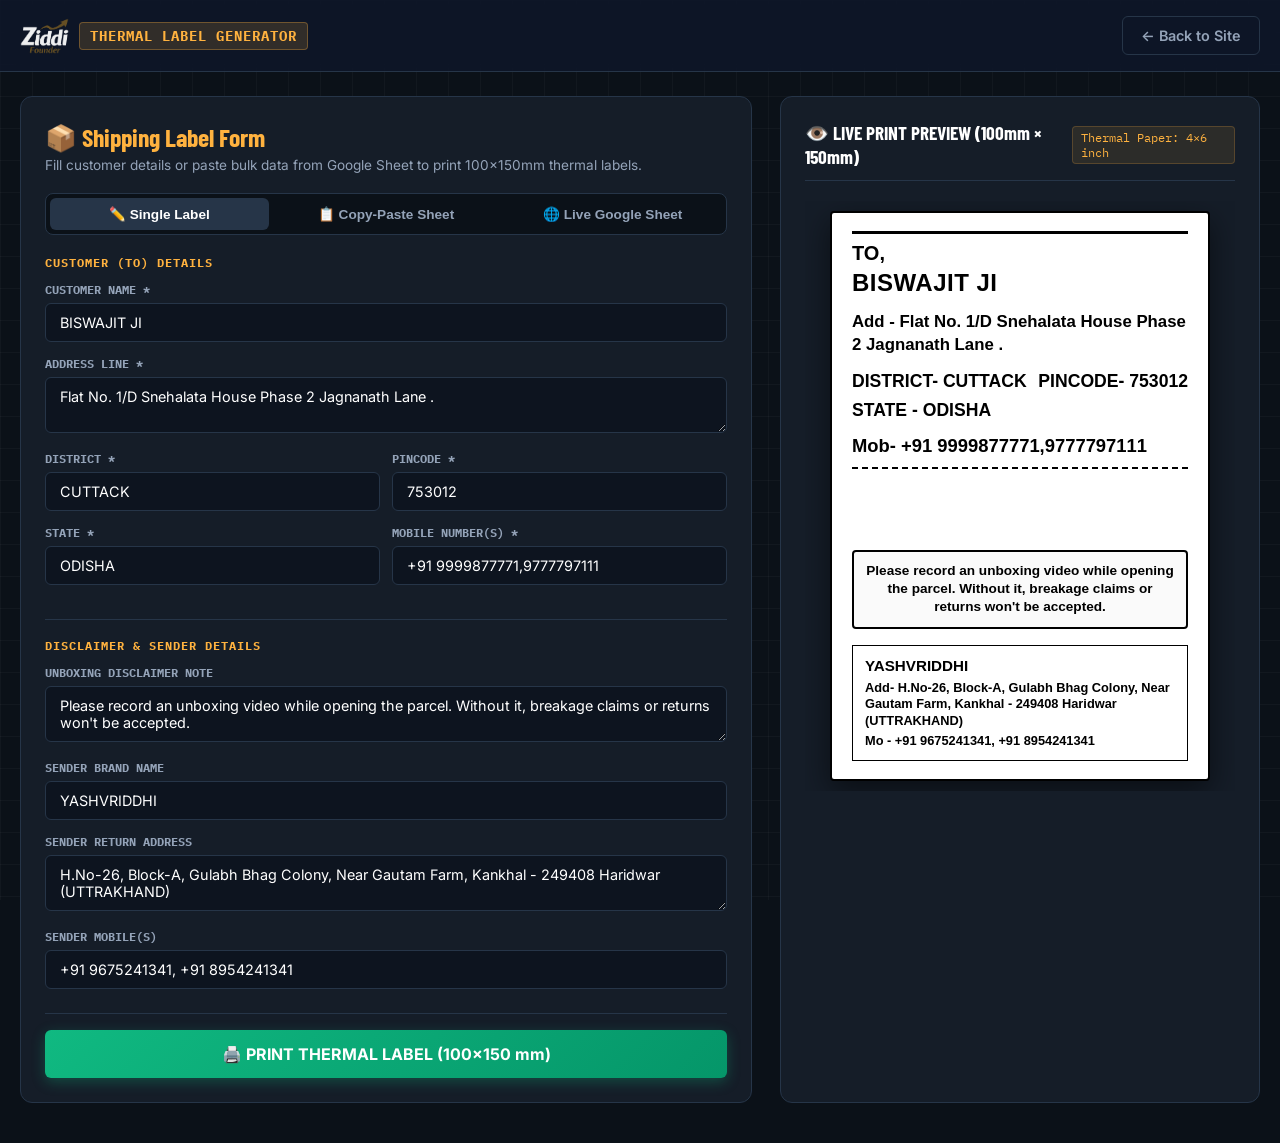
<file: label-generator/index.html>
<!DOCTYPE html>
<html lang="en">
<head>
  <meta charset="UTF-8">
  <meta name="viewport" content="width=device-width, initial-scale=1.0">
  <title>Yashvriddhi Shipping Label Generator (100x150 mm Thermal Print)</title>
  
  <!-- SEO & Fonts -->
  <meta name="description" content="Thermal Shipping Label Generator for Yashvriddhi - 100x150mm Printable Labels">
  <link rel="preconnect" href="https://fonts.googleapis.com">
  <link rel="preconnect" href="https://fonts.gstatic.com" crossorigin>
  <link href="https://fonts.googleapis.com/css2?family=Barlow+Condensed:wght@600;700&family=IBM+Plex+Mono:wght@500;700&family=Inter:wght@400;600;700;800&display=swap" rel="stylesheet">
  
  <!-- Favicon -->
  <link rel="icon" type="image/png" href="../images/favicon.png">

  <!-- Stylesheet -->
  <link rel="stylesheet" href="style.css">
</head>
<body>

  <!-- Screen UI Layout (Hidden during print) -->
  <div class="no-print">
    <!-- Blueprint Grid Pattern Overlay -->
    <div class="bg-grid-pattern"></div>

    <!-- App Header -->
    <header class="app-header">
      <div class="container header-flex">
        <a href="../index.html" class="logo" style="display: inline-flex; align-items: center; gap: 10px; text-decoration: none;">
          <img src="../images/ziddi-founder-logo-dark.png" alt="Ziddi Founder Logo" style="height: 36px; width: auto; vertical-align: middle;">
          <span class="logo-tag">THERMAL LABEL GENERATOR</span>
        </a>
        <div>
          <a href="../index.html" class="btn btn-ghost btn-sm">← Back to Site</a>
        </div>
      </div>
    </header>

    <!-- Main Container -->
    <div class="container main-content-layout">
      
      <!-- Left Panel: Input Controls -->
      <div class="control-panel">
        
        <div class="panel-header">
          <h2>📦 Shipping Label Form</h2>
          <p>Fill customer details or paste bulk data from Google Sheet to print 100x150mm thermal labels.</p>
        </div>

        <!-- Mode Toggle Tabs -->
        <div class="mode-tabs">
          <button id="tabSingle" class="mode-btn active">✏️ Single Label</button>
          <button id="tabBulk" class="mode-btn">📋 Copy-Paste Sheet</button>
          <button id="tabSheet" class="mode-btn">🌐 Live Google Sheet</button>
        </div>

        <!-- Single Label Input Form -->
        <form id="labelForm" class="input-form">
          <div class="form-section-title">CUSTOMER (TO) DETAILS</div>
          
          <div class="form-group">
            <label for="custName">CUSTOMER NAME *</label>
            <input type="text" id="custName" class="form-control" placeholder="e.g. BISWAJIT JI" value="BISWAJIT JI" required>
          </div>

          <div class="form-group">
            <label for="custAddress">ADDRESS LINE *</label>
            <textarea id="custAddress" class="form-control" rows="2" placeholder="Flat No., House/Building, Street/Phase" required>Flat No. 1/D Snehalata House Phase 2 Jagnanath Lane .</textarea>
          </div>

          <div class="form-row-2">
            <div class="form-group">
              <label for="custDistrict">DISTRICT *</label>
              <input type="text" id="custDistrict" class="form-control" placeholder="e.g. CUTTACK" value="CUTTACK" required>
            </div>
            <div class="form-group">
              <label for="custPincode">PINCODE *</label>
              <input type="text" id="custPincode" class="form-control" placeholder="e.g. 753012" value="753012" required>
            </div>
          </div>

          <div class="form-row-2">
            <div class="form-group">
              <label for="custState">STATE *</label>
              <input type="text" id="custState" class="form-control" placeholder="e.g. ODISHA" value="ODISHA" required>
            </div>
            <div class="form-group">
              <label for="custMobile">MOBILE NUMBER(S) *</label>
              <input type="text" id="custMobile" class="form-control" placeholder="+91 9999877771, 9777797111" value="+91 9999877771,9777797111" required>
            </div>
          </div>
        </form>

        <!-- Bulk Paste Input Box -->
        <div id="bulkContainer" class="bulk-container" style="display: none;">
          <div class="form-group">
            <label for="bulkInput">PASTE GOOGLE SHEET / CSV DATA</label>
            <textarea id="bulkInput" class="form-control" rows="8" placeholder="Copy rows from your Google Sheet (Name \t Address \t District \t Pincode \t State \t Mobile) and paste here..."></textarea>
            <div class="hint-text">Format: Name [Tab] Address [Tab] District [Tab] Pincode [Tab] State [Tab] Mobile</div>
          </div>
          <button id="processBulkBtn" class="btn btn-solid" style="width: 100%; margin-top: 10px;">⚡ Parse & Generate Bulk Labels</button>
        </div>

        <!-- Live Google Sheet Sync Container -->
        <div id="sheetApiContainer" class="sheet-api-container" style="display: none;">
          <div class="form-group">
            <label for="sheetWebhookUrl">SHIPPING GOOGLE SHEET WEBHOOK URL</label>
            <input type="url" id="sheetWebhookUrl" class="form-control" placeholder="https://script.google.com/macros/s/.../exec">
            <div class="hint-text">Paste your Shipping Sheet Apps Script URL to fetch customer orders automatically.</div>
          </div>
          <button id="fetchSheetOrdersBtn" class="btn btn-solid" style="width: 100%; margin-top: 10px;">🔄 Fetch Live Sheet Orders</button>
          <div id="sheetSyncStatus" style="font-size: 0.8rem; color: var(--accent-amber); margin-top: 8px;"></div>
        </div>

        <!-- Permanent Disclaimer & Sender Details (Visible across all tabs) -->
        <div class="shared-sender-section" style="margin-top: 20px; border-top: 1px solid var(--border-color); padding-top: 18px;">
          <div class="form-section-title">DISCLAIMER & SENDER DETAILS</div>

          <div class="form-group">
            <label for="disclaimerText">UNBOXING DISCLAIMER NOTE</label>
            <textarea id="disclaimerText" class="form-control" rows="2">Please record an unboxing video while opening the parcel. Without it, breakage claims or returns won't be accepted.</textarea>
          </div>

          <div class="form-group">
            <label for="senderBrand">SENDER BRAND NAME</label>
            <input type="text" id="senderBrand" class="form-control" value="YASHVRIDDHI">
          </div>

          <div class="form-group">
            <label for="senderAddress">SENDER RETURN ADDRESS</label>
            <textarea id="senderAddress" class="form-control" rows="2">H.No-26, Block-A, Gulabh Bhag Colony, Near Gautam Farm, Kankhal - 249408 Haridwar (UTTRAKHAND)</textarea>
          </div>

          <div class="form-group">
            <label for="senderMobile">SENDER MOBILE(S)</label>
            <input type="text" id="senderMobile" class="form-control" value="+91 9675241341, +91 8954241341">
          </div>
        </div>

        <!-- Action Buttons -->
        <div class="action-bar">
          <button id="printBtn" class="btn btn-primary btn-large">
            🖨️ PRINT THERMAL LABEL (100x150 mm)
          </button>
        </div>

      </div>

      <!-- Right Panel: Live Label Preview (100x150 mm display scale) -->
      <div class="preview-panel">
        <div class="preview-header">
          <h3>👁️ LIVE PRINT PREVIEW (100mm × 150mm)</h3>
          <span class="paper-badge">Thermal Paper: 4×6 inch</span>
        </div>
        
        <!-- Live Label Container on screen -->
        <div class="label-preview-wrapper" id="previewWrapper">
          <!-- Rendered dynamically -->
        </div>
      </div>

    </div>
  </div>

  <!-- Print Sheet Container (Rendered cleanly when window.print() is called) -->
  <div id="printContainer" class="print-only">
    <!-- Clean 100x150mm printable labels inserted here dynamically -->
  </div>

  <script src="app.js"></script>
</body>
</html>
</file>
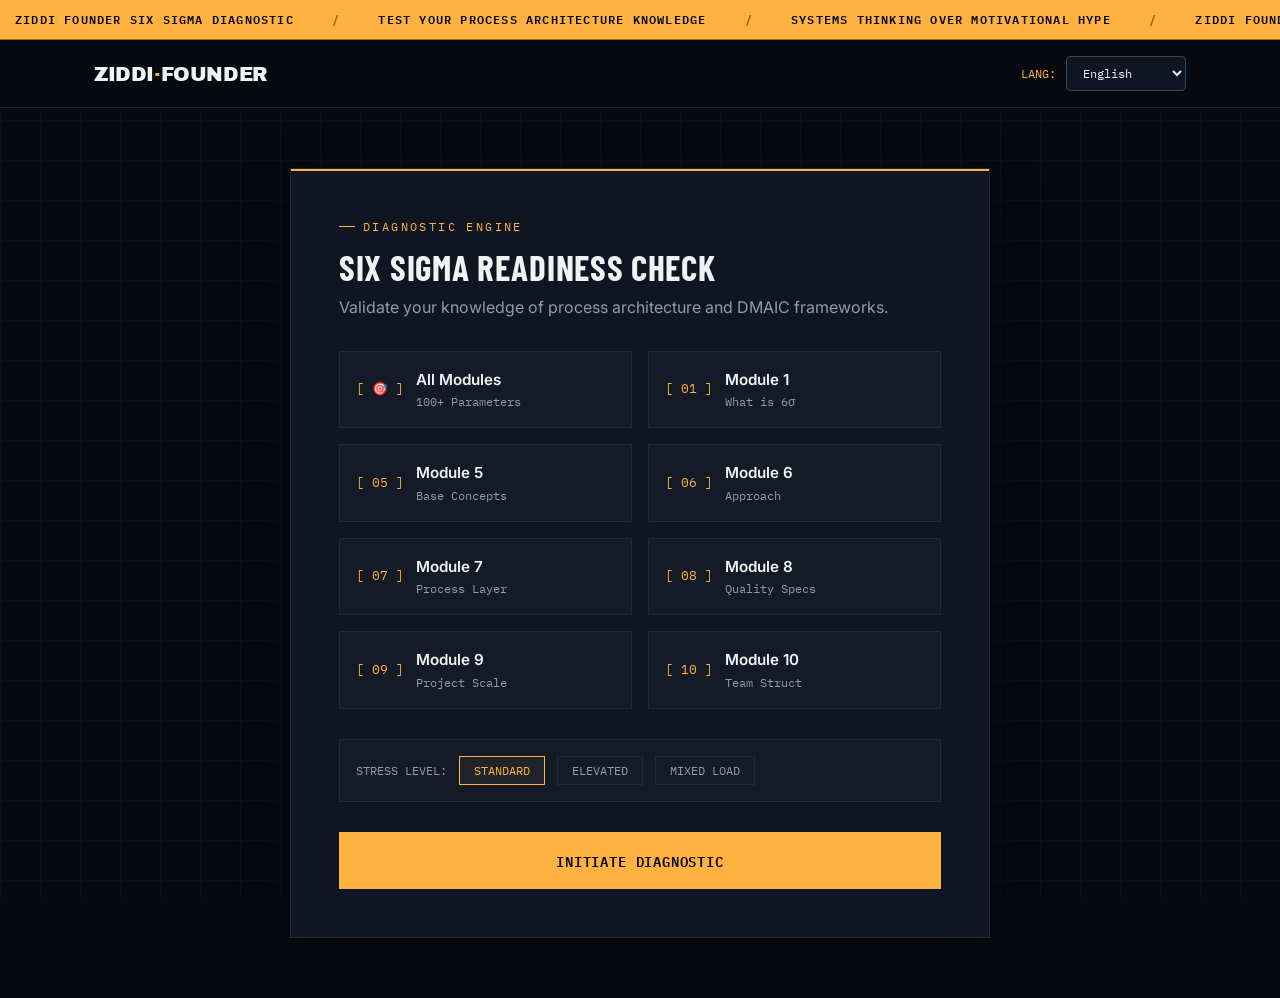
<file: six-sigma-quiz/index.html>
<!DOCTYPE html>
<html lang="en">
<head>
  <meta charset="UTF-8">
  <meta name="viewport" content="width=device-width, initial-scale=1.0">
  <title>Six Sigma Quiz | Ziddi Founder</title>
  
  <!-- Ziddi-Founder Fonts + Devanagari for Hindi -->
  <link rel="preconnect" href="https://fonts.googleapis.com">
  <link rel="preconnect" href="https://fonts.gstatic.com" crossorigin>
  <link href="https://fonts.googleapis.com/css2?family=Archivo+Black&family=Barlow+Condensed:wght@600;700&family=IBM+Plex+Mono:wght@400;500;600&family=Inter:wght@300;400;500;600;700&family=Noto+Sans+Devanagari:wght@400;600;700&display=swap" rel="stylesheet">
  
  <link rel="stylesheet" href="style.css">
</head>
<body>

  <!-- Exclusivity Ticker / Banner -->
  <div class="exclusivity-banner">
    <div class="banner-track">
      <span>ZIDDI FOUNDER SIX SIGMA DIAGNOSTIC</span>
      <span class="divider">/</span>
      <span>TEST YOUR PROCESS ARCHITECTURE KNOWLEDGE</span>
      <span class="divider">/</span>
      <span>SYSTEMS THINKING OVER MOTIVATIONAL HYPE</span>
      <span class="divider">/</span>
      <span>ZIDDI FOUNDER SIX SIGMA DIAGNOSTIC</span>
      <span class="divider">/</span>
      <span>TEST YOUR PROCESS ARCHITECTURE KNOWLEDGE</span>
      <span class="divider">/</span>
    </div>
  </div>

  <!-- Header -->
  <header>
    <div class="nav">
      <a href="https://www.ziddifounder.com" class="logo">ZIDDI<span>·</span>FOUNDER</a>
      <div class="lang-actions">
        <label for="lang-select" class="lang-label">Lang:</label>
        <select id="lang-select" class="lang-dropdown" onchange="setLang(this.value)">
          <option value="en">English</option>
          <option value="hi">हिंदी (Hindi)</option>
        </select>
      </div>
    </div>
  </header>

  <div class="blueprint-bg"></div>

  <div class="app-container wrap">
    <!-- HOME SCREEN -->
    <div id="screen-home" class="screen active">
      <div class="diagnostic-card">
        <div class="eyebrow">Diagnostic Engine</div>
        <h1 class="home-title" id="app-title">Six Sigma Readiness Check</h1>
        <p class="home-sub" id="app-sub">Validate your knowledge of process architecture and DMAIC frameworks.</p>

        <div class="chapter-grid">
          <div class="chap-card" onclick="selectChapter('all')">
            <span class="chap-icon">[ 🎯 ]</span>
            <div class="chap-details">
              <span class="chap-name" data-en="All Modules" data-hi="सभी मॉड्यूल">All Modules</span>
              <span class="chap-count">100+ Parameters</span>
            </div>
          </div>
          <div class="chap-card" onclick="selectChapter('1')">
            <span class="chap-icon">[ 01 ]</span>
            <div class="chap-details">
              <span class="chap-name" data-en="Module 1" data-hi="मॉड्यूल 1">Module 1</span>
              <span class="chap-count">What is 6σ</span>
            </div>
          </div>
          <div class="chap-card" onclick="selectChapter('5')">
            <span class="chap-icon">[ 05 ]</span>
            <div class="chap-details">
              <span class="chap-name" data-en="Module 5" data-hi="मॉड्यूल 5">Module 5</span>
              <span class="chap-count">Base Concepts</span>
            </div>
          </div>
          <div class="chap-card" onclick="selectChapter('6')">
            <span class="chap-icon">[ 06 ]</span>
            <div class="chap-details">
              <span class="chap-name" data-en="Module 6" data-hi="मॉड्यूल 6">Module 6</span>
              <span class="chap-count">Approach</span>
            </div>
          </div>
          <div class="chap-card" onclick="selectChapter('7')">
            <span class="chap-icon">[ 07 ]</span>
            <div class="chap-details">
              <span class="chap-name" data-en="Module 7" data-hi="मॉड्यूल 7">Module 7</span>
              <span class="chap-count">Process Layer</span>
            </div>
          </div>
          <div class="chap-card" onclick="selectChapter('8')">
            <span class="chap-icon">[ 08 ]</span>
            <div class="chap-details">
              <span class="chap-name" data-en="Module 8" data-hi="मॉड्यूल 8">Module 8</span>
              <span class="chap-count">Quality Specs</span>
            </div>
          </div>
          <div class="chap-card" onclick="selectChapter('9')">
            <span class="chap-icon">[ 09 ]</span>
            <div class="chap-details">
              <span class="chap-name" data-en="Module 9" data-hi="मॉड्यूल 9">Module 9</span>
              <span class="chap-count">Project Scale</span>
            </div>
          </div>
          <div class="chap-card" onclick="selectChapter('10')">
            <span class="chap-icon">[ 10 ]</span>
            <div class="chap-details">
              <span class="chap-name" data-en="Module 10" data-hi="मॉड्यूल 10">Module 10</span>
              <span class="chap-count">Team Struct</span>
            </div>
          </div>
        </div>

        <div class="difficulty-row">
          <span class="diff-label" id="lbl-diff">STRESS LEVEL:</span>
          <button class="diff-btn active" onclick="setDiff('easy')" id="btn-easy">STANDARD</button>
          <button class="diff-btn" onclick="setDiff('hard')" id="btn-hard">ELEVATED</button>
          <button class="diff-btn" onclick="setDiff('both')" id="btn-mixed">MIXED LOAD</button>
        </div>

        <button class="btn btn-solid" onclick="startQuiz()" id="btn-start">INITIATE DIAGNOSTIC</button>
      </div>
    </div>

    <!-- QUIZ SCREEN -->
    <div id="screen-quiz" class="screen">
      <div class="quiz-card">
        <div class="quiz-header">
          <div class="q-meta">
            <span id="q-chapter" class="tracking-label">MOD 01</span>
            <span id="q-counter">Q 01/20</span>
          </div>
          <div class="timer-box">
            <span class="timer-label">T-MINUS:</span>
            <span id="timer-val">30</span>
          </div>
        </div>

        <div class="meter-bar">
          <div class="meter-fill" id="progress-bar"></div>
        </div>

        <h3 class="question-text" id="question-text">Loading diagnostic parameter...</h3>
        
        <div class="options-grid" id="options-grid"></div>

        <div class="quiz-footer">
          <div class="score-display">
            <span id="lbl-score">EFFICIENCY RATE:</span> <span id="live-score">0</span>
          </div>
          <button id="btn-skip" class="btn-skip" onclick="skipQuestion()">BYPASS PARAMETER //</button>
        </div>
      </div>
    </div>

    <!-- RESULT SCREEN -->
    <div id="screen-result" class="screen">
      <div class="result-card">
        <div class="result-header">
          <span class="readout-tag">DIAGNOSTIC COMPLETE</span>
          <h2 class="result-title" id="result-title">System Analysis</h2>
          <div class="sigma-level-display">
            <span class="sl-label" data-en="Calculated Sigma Level" data-hi="परिणामी सिग्मा स्तर">Calculated Sigma Level</span>
            <strong id="sigma-level">3σ</strong>
          </div>
        </div>

        <div class="stats-grid">
          <div class="stat-box s-correct">
            <strong id="stat-correct">0</strong>
            <span data-en="Validated" data-hi="मान्य">Validated</span>
          </div>
          <div class="stat-box s-wrong">
            <strong id="stat-wrong">0</strong>
            <span data-en="Errors" data-hi="त्रुटियाँ">Errors</span>
          </div>
          <div class="stat-box s-skip">
            <strong id="stat-skip">0</strong>
            <span data-en="Bypassed" data-hi="छोड़े">Bypassed</span>
          </div>
        </div>

        <div class="result-btns">
          <button class="btn btn-solid" onclick="retryQuiz()" data-en="REBOOT DIAGNOSTIC" data-hi="पुनः जाँच करें">REBOOT DIAGNOSTIC</button>
          <button class="btn" onclick="goHome()" data-en="MAIN CONSOLE" data-hi="मुख्य कन्सोल">MAIN CONSOLE</button>
        </div>

        <div class="review-section">
          <h3 class="review-header" data-en="AUDIT LOG" data-hi="ऑडिट लॉग">AUDIT LOG</h3>
          <div id="review-list"></div>
        </div>
      </div>
    </div>
  </div>

  <script src="questions.js"></script>
  <script src="app.js"></script>
</body>
</html>
</file>
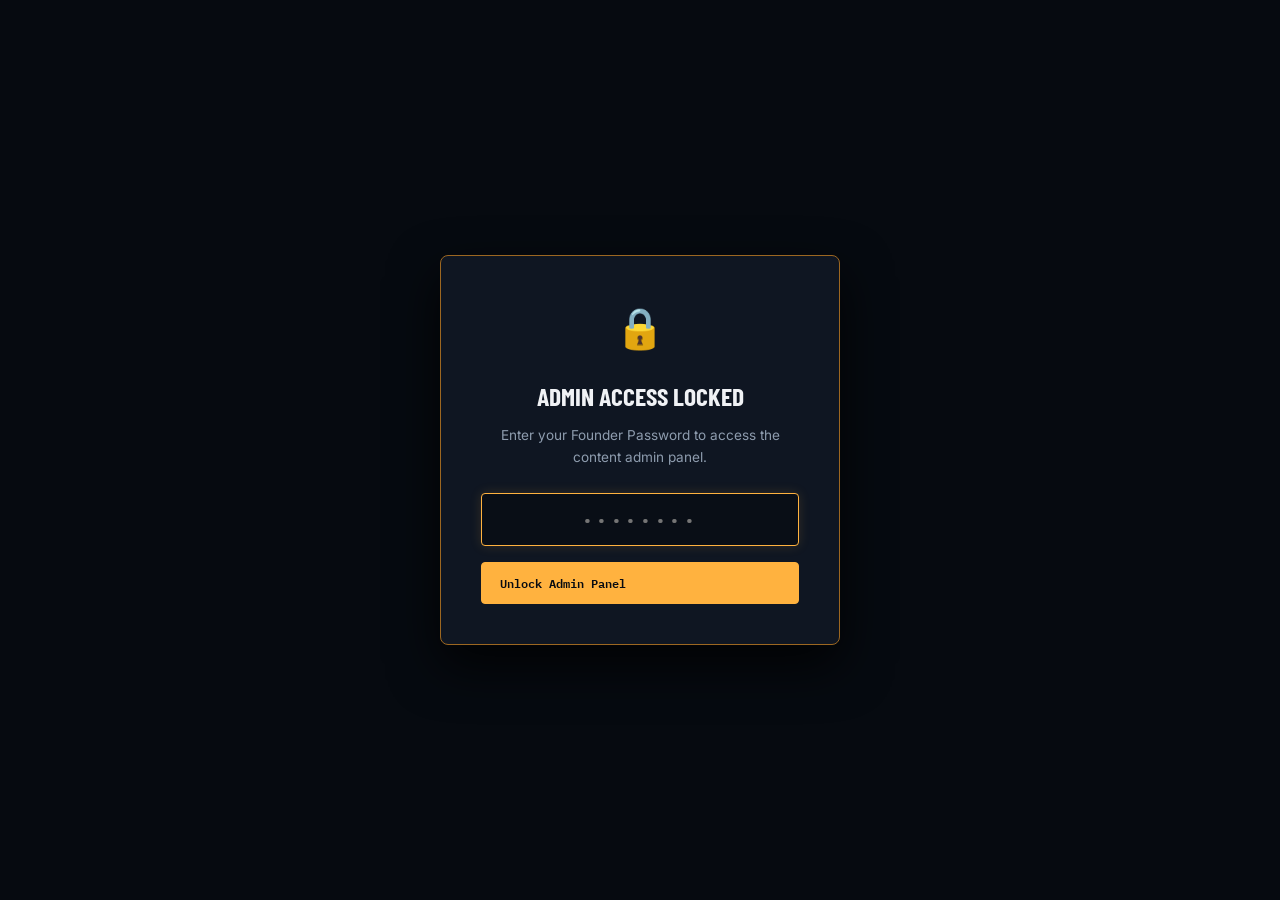
<file: admin.html>
<!DOCTYPE html>
<html lang="en">
<head>
  <meta charset="UTF-8">
  <meta name="viewport" content="width=device-width, initial-scale=1.0">
  <title>Admin Panel — Ziddi Founder Content Manager</title>
  
  <!-- Google Fonts -->
  <link rel="preconnect" href="https://fonts.googleapis.com">
  <link rel="preconnect" href="https://fonts.gstatic.com" crossorigin>
  <link href="https://fonts.googleapis.com/css2?family=Archivo+Black&family=Barlow+Condensed:wght@600;700&family=IBM+Plex+Mono:wght@400;500;600&family=Inter:wght@300;400;500;600;700&display=swap" rel="stylesheet">
  
  <style>
    :root {
      --bg-ink: #070B11;
      --panel-bg: #0F1622;
      --panel-bg-hover: #151F2F;
      --accent-amber: #FFB23F;
      --accent-amber-dim: #9C6721;
      --accent-amber-glow: rgba(255, 178, 63, 0.15);
      --accent-green: #6FCF97;
      --accent-red: #D9695C;
      --text-main: #F0F2F5;
      --text-muted: #8E9CAE;
      --border-dim: #1D2A3A;
      --border-bright: #31465F;
      --font-logo: 'Archivo Black', sans-serif;
      --font-heading: 'Barlow Condensed', sans-serif;
      --font-mono: 'IBM Plex Mono', monospace;
      --font-body: 'Inter', sans-serif;
    }

    * { box-sizing: border-box; margin: 0; padding: 0; }
    body {
      background-color: var(--bg-ink);
      color: var(--text-main);
      font-family: var(--font-body);
      line-height: 1.6;
      min-height: 100vh;
    }

    /* Lock Screen Overlay */
    .lock-overlay {
      position: fixed;
      inset: 0;
      background: rgba(7, 11, 17, 0.96);
      backdrop-filter: blur(12px);
      z-index: 9999;
      display: flex;
      align-items: center;
      justify-content: center;
      padding: 20px;
    }

    .lock-card {
      background: var(--panel-bg);
      border: 1px solid var(--accent-amber-dim);
      border-radius: 8px;
      padding: 40px;
      max-width: 400px;
      width: 100%;
      text-align: center;
      box-shadow: 0 20px 50px rgba(0, 0, 0, 0.8);
    }

    .lock-icon {
      font-size: 2.5rem;
      margin-bottom: 16px;
      display: block;
    }

    .lock-card h2 {
      font-family: var(--font-heading);
      font-size: 1.6rem;
      color: var(--text-main);
      margin-bottom: 8px;
    }

    .lock-card p {
      font-size: 0.85rem;
      color: var(--text-muted);
      margin-bottom: 24px;
    }

    .lock-input {
      width: 100%;
      background: #090E16;
      border: 1px solid var(--border-bright);
      color: var(--accent-amber);
      padding: 14px;
      border-radius: 4px;
      font-family: var(--font-mono);
      font-size: 1.1rem;
      text-align: center;
      letter-spacing: 0.2em;
      margin-bottom: 16px;
    }

    .lock-input:focus {
      outline: none;
      border-color: var(--accent-amber);
      box-shadow: 0 0 12px var(--accent-amber-glow);
    }

    .lock-error {
      color: var(--accent-red);
      font-family: var(--font-mono);
      font-size: 0.75rem;
      margin-top: 10px;
      display: none;
    }

    /* Main Admin UI */
    .admin-ui {
      display: none;
    }

    header {
      background: var(--panel-bg);
      border-bottom: 1px solid var(--border-dim);
      padding: 18px 30px;
      display: flex;
      justify-content: space-between;
      align-items: center;
      flex-wrap: wrap;
      gap: 15px;
    }

    .brand {
      display: flex;
      align-items: center;
      gap: 12px;
    }

    .logo {
      font-family: var(--font-logo);
      font-size: 1.2rem;
      color: var(--text-main);
      text-decoration: none;
    }

    .logo span { color: var(--accent-amber); }

    .admin-badge {
      font-family: var(--font-mono);
      font-size: 0.7rem;
      background: var(--accent-amber-glow);
      color: var(--accent-amber);
      border: 1px solid var(--accent-amber-dim);
      padding: 2px 8px;
      border-radius: 3px;
    }

    .nav-tabs {
      display: flex;
      gap: 10px;
      background: #090E16;
      padding: 4px;
      border-radius: 6px;
      border: 1px solid var(--border-dim);
    }

    .tab-btn {
      background: transparent;
      border: none;
      color: var(--text-muted);
      font-family: var(--font-mono);
      font-size: 0.8rem;
      padding: 8px 16px;
      border-radius: 4px;
      cursor: pointer;
      transition: all 0.2s ease;
    }

    .tab-btn.active {
      background: var(--accent-amber);
      color: var(--bg-ink);
      font-weight: 600;
    }

    .header-actions {
      display: flex;
      gap: 12px;
    }

    .btn {
      font-family: var(--font-mono);
      font-size: 0.78rem;
      padding: 10px 18px;
      border-radius: 4px;
      cursor: pointer;
      border: 1px solid var(--border-bright);
      background: transparent;
      color: var(--text-main);
      transition: all 0.2s ease;
      display: inline-flex;
      align-items: center;
      gap: 8px;
      text-decoration: none;
    }

    .btn:hover {
      border-color: var(--accent-amber);
      color: var(--accent-amber);
    }

    .btn-solid {
      background: var(--accent-amber);
      color: var(--bg-ink);
      border-color: var(--accent-amber);
      font-weight: 600;
    }

    .btn-solid:hover {
      background: #e59e35;
      color: var(--bg-ink);
    }

    .btn-danger {
      border-color: var(--accent-red);
      color: var(--accent-red);
    }

    .btn-danger:hover {
      background: var(--accent-red);
      color: #fff;
    }

    .container {
      max-width: 1200px;
      margin: 30px auto;
      padding: 0 20px;
      display: grid;
      grid-template-columns: 1.1fr 0.9fr;
      gap: 30px;
    }

    @media (max-width: 900px) {
      .container { grid-template-columns: 1fr; }
    }

    .panel-box {
      background: var(--panel-bg);
      border: 1px solid var(--border-dim);
      border-radius: 6px;
      padding: 24px;
    }

    .panel-title {
      font-family: var(--font-heading);
      font-size: 1.4rem;
      letter-spacing: 0.05em;
      color: var(--accent-amber);
      margin-bottom: 20px;
      display: flex;
      justify-content: space-between;
      align-items: center;
      border-bottom: 1px solid var(--border-dim);
      padding-bottom: 12px;
    }

    .form-group {
      margin-bottom: 18px;
    }

    label {
      display: block;
      font-family: var(--font-mono);
      font-size: 0.75rem;
      color: var(--text-muted);
      margin-bottom: 6px;
    }

    input, textarea, select {
      width: 100%;
      background: #090E16;
      border: 1px solid var(--border-bright);
      color: var(--text-main);
      padding: 12px;
      border-radius: 4px;
      font-family: var(--font-body);
      font-size: 0.95rem;
      transition: border-color 0.2s ease;
    }

    input:focus, textarea:focus, select:focus {
      outline: none;
      border-color: var(--accent-amber);
    }

    textarea {
      resize: vertical;
      min-height: 90px;
    }

    /* Live Preview Card */
    .preview-card {
      background: #090E16;
      border: 1px solid var(--border-dim);
      border-radius: 6px;
      padding: 24px;
      position: relative;
      margin-top: 15px;
    }

    .preview-tag {
      font-family: var(--font-mono);
      font-size: 0.7rem;
      color: var(--accent-amber);
      display: block;
      margin-bottom: 12px;
    }

    .preview-text {
      font-size: 1.15rem;
      color: var(--text-main);
      margin-bottom: 12px;
      font-style: italic;
    }

    .preview-author {
      font-family: var(--font-mono);
      font-size: 0.82rem;
      color: var(--accent-amber);
    }

    /* List Items */
    .items-list {
      display: flex;
      flex-direction: column;
      gap: 12px;
      max-height: 520px;
      overflow-y: auto;
      padding-right: 6px;
    }

    .item-card {
      background: #090E16;
      border: 1px solid var(--border-dim);
      border-radius: 4px;
      padding: 16px;
      display: flex;
      justify-content: space-between;
      align-items: flex-start;
      gap: 12px;
      transition: border-color 0.2s ease;
    }

    .item-card:hover {
      border-color: var(--border-bright);
    }

    .item-details { flex: 1; }

    .item-tag {
      font-family: var(--font-mono);
      font-size: 0.68rem;
      color: var(--accent-amber);
      margin-bottom: 4px;
      display: block;
    }

    .item-title {
      font-size: 0.95rem;
      color: var(--text-main);
      font-weight: 600;
      margin-bottom: 4px;
    }

    .item-desc {
      font-size: 0.85rem;
      color: var(--text-muted);
      margin-bottom: 6px;
    }

    .item-actions { display: flex; gap: 6px; }

    .btn-sm { padding: 4px 8px; font-size: 0.7rem; }

    /* Export Box */
    .export-box {
      margin-top: 24px;
      background: rgba(255, 178, 63, 0.05);
      border: 1px solid var(--accent-amber-dim);
      border-radius: 6px;
      padding: 20px;
    }

    .export-title {
      font-family: var(--font-mono);
      font-size: 0.85rem;
      color: var(--accent-amber);
      margin-bottom: 8px;
      font-weight: 600;
    }

    .export-instructions {
      font-size: 0.82rem;
      color: var(--text-muted);
      margin-bottom: 14px;
    }

    .export-btns {
      display: flex;
      gap: 12px;
      flex-wrap: wrap;
    }

    .toast {
      position: fixed;
      bottom: 20px;
      right: 20px;
      background: var(--accent-green);
      color: var(--bg-ink);
      font-family: var(--font-mono);
      font-size: 0.8rem;
      font-weight: bold;
      padding: 12px 20px;
      border-radius: 4px;
      box-shadow: 0 10px 20px rgba(0,0,0,0.5);
      opacity: 0;
      transform: translateY(10px);
      transition: all 0.3s ease;
      pointer-events: none;
      z-index: 1000;
    }

    .toast.show { opacity: 1; transform: translateY(0); }

    .tab-content { display: none; }
    .tab-content.active { display: block; }
  </style>
</head>
<body>

  <!-- Password Protection Lock Overlay -->
  <div class="lock-overlay" id="lockOverlay">
    <div class="lock-card">
      <span class="lock-icon">🔒</span>
      <h2>ADMIN ACCESS LOCKED</h2>
      <p>Enter your Founder Password to access the content admin panel.</p>
      
      <form id="lockForm">
        <input type="password" id="passInput" class="lock-input" placeholder="••••••••" autofocus required>
        <button type="submit" class="btn btn-solid" style="width: 100%;">Unlock Admin Panel</button>
        <div class="lock-error" id="lockError">⚠️ Incorrect Password! Try again.</div>
      </form>
    </div>
  </div>

  <!-- Main Protected Admin UI -->
  <div class="admin-ui" id="adminUI">
    <header>
      <div class="brand">
        <a href="index.html" class="logo">ZIDDI<span>·</span>FOUNDER</a>
        <span class="admin-badge">ADMIN PANEL</span>
      </div>

      <div class="nav-tabs">
        <button class="tab-btn active" onclick="switchTab('episodesTab', this)">🎧 Playbooks & Articles</button>
        <button class="tab-btn" onclick="switchTab('quotesTab', this)">💬 Quotes Manager</button>
        <button class="tab-btn" onclick="switchTab('advisoryTab', this)">⚡ Advisory & Razorpay</button>
      </div>

      <div class="header-actions">
        <button class="btn btn-sm" id="lockBtn">🔒 Lock Admin</button>
        <a href="index.html" class="btn" target="_blank">🌐 View Website</a>
      </div>
    </header>

    <!-- TAB 1: PLAYBOOKS & ARTICLES MANAGER -->
    <div class="tab-content active" id="episodesTab">
      <div class="container">
        
        <!-- Left: Form -->
        <div class="panel-box">
          <div class="panel-title">
            <span id="epFormModeTitle">➕ ADD NEW PLAYBOOK / ARTICLE</span>
            <button class="btn btn-sm" id="resetEpFormBtn" style="display:none;">Reset Form</button>
          </div>

          <form id="epForm">
            <input type="hidden" id="epEditId" value="">

            <div style="display: grid; grid-template-columns: 1fr 1fr; gap: 12px;">
              <div class="form-group">
                <label for="epTagInput">EPISODE / PLAYBOOK TAG</label>
                <input type="text" id="epTagInput" placeholder="e.g. EPISODE 01" required>
              </div>

              <div class="form-group">
                <label for="epReadTimeInput">READ TIME</label>
                <input type="text" id="epReadTimeInput" placeholder="e.g. 3 min" value="3 min" required>
              </div>
            </div>

            <div class="form-group">
              <label for="epTitleInput">ARTICLE TITLE</label>
              <input type="text" id="epTitleInput" placeholder="e.g. Systems Over Willpower" required>
            </div>

            <div class="form-group">
              <label for="epDescInput">SHORT CARD DESCRIPTION</label>
              <textarea id="epDescInput" placeholder="Short 1-2 sentence snippet for card view..." required style="min-height: 60px;"></textarea>
            </div>

            <div class="form-group">
              <label for="epSpotifyInput">SPOTIFY PAGE / SHOW URL</label>
              <input type="text" id="epSpotifyInput" placeholder="https://open.spotify.com/show/..." required>
            </div>

            <div class="form-group">
              <label for="epSpotifyEmbedInput">SPOTIFY EMBED CODE OR IFRAME SRC</label>
              <textarea id="epSpotifyEmbedInput" placeholder="Paste <iframe ...> embed code or embed URL from Spotify..." style="min-height: 60px;"></textarea>
            </div>

            <div class="form-group">
              <label for="epContentInput">FULL ARTICLE CONTENT (HTML / MARKDOWN TEXT)</label>
              <textarea id="epContentInput" placeholder="Write full article here. Supports HTML (<h2>, <p>, <ul>, <blockquote>)..." style="min-height: 180px;" required></textarea>
            </div>

            <button type="submit" class="btn btn-solid" style="width: 100%;" id="saveEpBtn">
              ✨ Save Playbook & Article
            </button>
          </form>
        </div>

        <!-- Right: Episodes List & Export -->
        <div class="panel-box">
          <div class="panel-title">
            <span>📚 ALL ARTICLES (<span id="epCount">0</span>)</span>
          </div>

          <div class="items-list" id="episodesList">
            <!-- Dynamically rendered -->
          </div>

          <div class="export-box">
            <div class="export-title">💾 SAVE ARTICLES TO WEBSITE</div>
            <p class="export-instructions">
              Click <strong>Copy episodes.json</strong> below, paste inside <code>episodes.json</code>, and push with GitHub Desktop!
            </p>
            <div class="export-btns">
              <button class="btn btn-solid" id="copyEpJsonBtn">📋 Copy episodes.json</button>
              <button class="btn" id="downloadEpJsonBtn">📥 Download episodes.json</button>
            </div>
          </div>
        </div>

      </div>
    </div>

    <!-- TAB 2: QUOTES MANAGER -->
    <div class="tab-content" id="quotesTab">
      <div class="container">
        
        <!-- Left: Form -->
        <div class="panel-box">
          <div class="panel-title">
            <span id="formModeTitle">➕ ADD NEW QUOTE</span>
            <button class="btn btn-sm" id="resetFormBtn" style="display:none;">Reset Form</button>
          </div>

          <form id="quoteForm">
            <input type="hidden" id="editIndex" value="-1">

            <div class="form-group">
              <label for="quoteCategoryInput">CATEGORY / TAG</label>
              <input type="text" id="quoteCategoryInput" placeholder="e.g. SYSTEMS & WILLPOWER // 06">
            </div>

            <div class="form-group">
              <label for="quoteTextInput">QUOTE TEXT (HINDI / ENGLISH)</label>
              <textarea id="quoteTextInput" placeholder="Type your motivational quote here..."></textarea>
            </div>

            <div class="form-group">
              <label for="quoteAuthorInput">AUTHOR / SOURCE</label>
              <input type="text" id="quoteAuthorInput" placeholder="e.g. — Ziddi Founder Rules">
            </div>

            <button type="submit" class="btn btn-solid" style="width: 100%;" id="saveQuoteBtn">
              ✨ Add Quote to List
            </button>
          </form>

          <div style="margin-top: 24px;">
            <label>LIVE PREVIEW</label>
            <div class="preview-card">
              <span class="preview-tag" id="prevCat">SYSTEMS & WILLPOWER // 01</span>
              <p class="preview-text" id="prevText">"Your quote preview will appear here..."</p>
              <span class="preview-author" id="prevAuthor">— Ziddi Founder</span>
            </div>
          </div>
        </div>

        <!-- Right: List & Export -->
        <div class="panel-box">
          <div class="panel-title">
            <span>📚 ALL QUOTES (<span id="quoteCount">0</span>)</span>
          </div>

          <div class="items-list" id="quotesList">
            <!-- Dynamically rendered -->
          </div>

          <div class="export-box">
            <div class="export-title">💾 SAVE QUOTES TO WEBSITE</div>
            <p class="export-instructions">
              Click <strong>Copy quotes.json</strong> below, paste inside <code>quotes.json</code>, and push with GitHub Desktop!
            </p>
            <div class="export-btns">
              <button class="btn btn-solid" id="copyJsonBtn">📋 Copy quotes.json</button>
              <button class="btn" id="downloadJsonBtn">📥 Download quotes.json</button>
            </div>
          </div>
        </div>

      </div>
    </div>

    <!-- TAB 3: ADVISORY & RAZORPAY SETTINGS -->
    <div class="tab-content" id="advisoryTab">
      <div class="container">
        
        <!-- Left: Razorpay Config -->
        <div class="panel-box">
          <div class="panel-title">
            <span>💳 RAZORPAY PAYMENT LINK SETUP</span>
          </div>

          <form id="razorpayForm">
            <div class="form-group">
              <label for="razorpayUrlInput">RAZORPAY PAYMENT PAGE LINK (₹2,000 + GST)</label>
              <input type="url" id="razorpayUrlInput" placeholder="https://razorpay.me/@ziddifounder" required>
              <p style="font-size: 0.75rem; color: var(--text-muted); margin-top: 6px;">
                Paste your live Razorpay Payment Page or Payment Button URL here.
              </p>
            </div>

            <button type="submit" class="btn btn-solid" style="width: 100%;">
              💾 Save Razorpay Payment Link
            </button>
          </form>

          <div style="margin-top: 30px; background: rgba(56, 189, 248, 0.05); border: 1px solid rgba(56, 189, 248, 0.3); border-radius: 6px; padding: 18px;">
            <div style="font-family: var(--font-mono); font-size: 0.82rem; color: #38BDF8; margin-bottom: 6px; font-weight: 600;">⚡ POST-PAYMENT CALENDLY REDIRECT</div>
            <p style="font-size: 0.8rem; color: var(--text-muted);">
              Set your Razorpay Payment Page "Post Payment Redirect URL" to your Calendly or SavvyCal booking link (e.g., <code>https://calendly.com/gaurav-ziddi/90min-advisory</code>).
            </p>
          </div>
        </div>

        <!-- Right: Saved Advisory Pre-Qualification Leads -->
        <div class="panel-box">
          <div class="panel-title">
            <span>📋 ADVISORY LEADS (<span id="leadCount">0</span>)</span>
            <button class="btn btn-sm btn-danger" id="clearLeadsBtn">Clear Leads</button>
          </div>

          <div class="items-list" id="leadsList">
            <!-- Rendered leads -->
          </div>
        </div>

      </div>
    </div>

  </div>

  <div class="toast" id="toast">Copied to clipboard!</div>

  <script>
    // SECURITY CONFIGURATION
    const ADMIN_PASSWORD = "ziddi2026";

    const lockOverlay = document.getElementById('lockOverlay');
    const lockForm = document.getElementById('lockForm');
    const passInput = document.getElementById('passInput');
    const lockError = document.getElementById('lockError');
    const adminUI = document.getElementById('adminUI');
    const lockBtn = document.getElementById('lockBtn');
    const toast = document.getElementById('toast');

    if (sessionStorage.getItem('ziddi_admin_auth') === 'true') {
      unlockAdmin();
    }

    lockForm.addEventListener('submit', (e) => {
      e.preventDefault();
      if (passInput.value === ADMIN_PASSWORD) {
        sessionStorage.setItem('ziddi_admin_auth', 'true');
        unlockAdmin();
      } else {
        lockError.style.display = 'block';
        passInput.value = '';
        passInput.focus();
      }
    });

    lockBtn.addEventListener('click', () => {
      sessionStorage.removeItem('ziddi_admin_auth');
      location.reload();
    });

    function unlockAdmin() {
      lockOverlay.style.display = 'none';
      adminUI.style.display = 'block';
      fetchEpisodes();
      fetchQuotes();
      fetchAdvisorySettings();
      setupLivePreview();
    }

    function switchTab(tabId, btn) {
      document.querySelectorAll('.tab-content').forEach(t => t.classList.remove('active'));
      document.querySelectorAll('.tab-btn').forEach(b => b.classList.remove('active'));
      document.getElementById(tabId).classList.add('active');
      btn.classList.add('active');
    }

    /* ----------------------------------------------------
       EPISODES & ARTICLES ENGINE
    ---------------------------------------------------- */
    let episodes = [];
    const epForm = document.getElementById('epForm');
    const epEditId = document.getElementById('epEditId');
    const epTagInput = document.getElementById('epTagInput');
    const epReadTimeInput = document.getElementById('epReadTimeInput');
    const epTitleInput = document.getElementById('epTitleInput');
    const epDescInput = document.getElementById('epDescInput');
    const epSpotifyInput = document.getElementById('epSpotifyInput');
    const epSpotifyEmbedInput = document.getElementById('epSpotifyEmbedInput');
    const epContentInput = document.getElementById('epContentInput');
    const epFormModeTitle = document.getElementById('epFormModeTitle');
    const resetEpFormBtn = document.getElementById('resetEpFormBtn');
    const saveEpBtn = document.getElementById('saveEpBtn');
    const episodesList = document.getElementById('episodesList');
    const epCount = document.getElementById('epCount');
    const copyEpJsonBtn = document.getElementById('copyEpJsonBtn');
    const downloadEpJsonBtn = document.getElementById('downloadEpJsonBtn');

    function fetchEpisodes() {
      fetch('episodes.json')
        .then(res => res.json())
        .then(data => {
          episodes = data;
          renderEpisodesList();
        })
        .catch(() => {
          episodes = [
            {
              "id": "ep-00",
              "episodeTag": "EPISODE 00",
              "title": "Willpower Got You to ₹10 Cr. Systems Take You to ₹100 Cr.",
              "description": "Why clean thinking can't fix broken operational architecture, and how to transition from daily willpower to DMAIC systems.",
              "readTime": "2 min",
              "spotifyUrl": "https://open.spotify.com/show/0DuN0u47r4tIf8UIUmvRez",
              "spotifyEmbedUrl": "https://open.spotify.com/embed/show/0DuN0u47r4tIf8UIUmvRez?utm_source=generator&si=1ed66046b45d4b0e",
              "articleContent": "<h2>The Willpower Ceiling</h2><p>Most founders are trapped in a self-built execution loop...</p>"
            }
          ];
          renderEpisodesList();
        });
    }

    function renderEpisodesList() {
      epCount.textContent = episodes.length;
      episodesList.innerHTML = '';

      episodes.forEach((ep, index) => {
        const div = document.createElement('div');
        div.className = 'item-card';
        div.innerHTML = `
          <div class="item-details">
            <span class="item-tag">${escapeHtml(ep.episodeTag || '')} · ${escapeHtml(ep.readTime || '')}</span>
            <div class="item-title">${escapeHtml(ep.title || '')}</div>
            <p class="item-desc">${escapeHtml(ep.description || '')}</p>
          </div>
          <div class="item-actions">
            <button class="btn btn-sm" onclick="editEpisode(${index})">✏️ Edit</button>
            <button class="btn btn-sm btn-danger" onclick="deleteEpisode(${index})">🗑️</button>
          </div>
        `;
        episodesList.appendChild(div);
      });
    }

    function extractSpotifySrc(rawInput) {
      if (!rawInput) return "https://open.spotify.com/embed/show/0DuN0u47r4tIf8UIUmvRez?utm_source=generator&si=1ed66046b45d4b0e";
      const srcMatch = rawInput.match(/src=["']([^"']+)["']/);
      if (srcMatch && srcMatch[1]) {
        return srcMatch[1];
      }
      return rawInput.trim();
    }

    epForm.addEventListener('submit', (e) => {
      e.preventDefault();
      
      const parsedEmbedUrl = extractSpotifySrc(epSpotifyEmbedInput.value);

      const newEp = {
        id: epEditId.value || 'ep-' + Date.now(),
        episodeTag: epTagInput.value.trim(),
        title: epTitleInput.value.trim(),
        description: epDescInput.value.trim(),
        readTime: epReadTimeInput.value.trim() || '3 min',
        spotifyUrl: epSpotifyInput.value.trim(),
        spotifyEmbedUrl: parsedEmbedUrl,
        articleContent: epContentInput.value.trim()
      };

      const existingIndex = episodes.findIndex(item => item.id === epEditId.value);
      if (existingIndex >= 0) {
        episodes[existingIndex] = newEp;
        showToast('Article updated!');
      } else {
        episodes.push(newEp);
        showToast('New Article added!');
      }

      resetEpForm();
      renderEpisodesList();
    });

    window.editEpisode = function(index) {
      const ep = episodes[index];
      epEditId.value = ep.id;
      epTagInput.value = ep.episodeTag || '';
      epReadTimeInput.value = ep.readTime || '';
      epTitleInput.value = ep.title || '';
      epDescInput.value = ep.description || '';
      epSpotifyInput.value = ep.spotifyUrl || '';
      epSpotifyEmbedInput.value = ep.spotifyEmbedUrl || '';
      epContentInput.value = ep.articleContent || '';

      epFormModeTitle.textContent = `✏️ EDIT ARTICLE`;
      saveEpBtn.textContent = '💾 Update Article';
      resetEpFormBtn.style.display = 'inline-block';
    };

    window.deleteEpisode = function(index) {
      if (confirm('Delete this article/episode?')) {
        episodes.splice(index, 1);
        renderEpisodesList();
        showToast('Article deleted!');
        resetEpForm();
      }
    };

    resetEpFormBtn.addEventListener('click', resetEpForm);

    function resetEpForm() {
      epEditId.value = '';
      epForm.reset();
      epFormModeTitle.textContent = '➕ ADD NEW PLAYBOOK / ARTICLE';
      saveEpBtn.textContent = '✨ Save Playbook & Article';
      resetEpFormBtn.style.display = 'none';
    }

    copyEpJsonBtn.addEventListener('click', () => {
      navigator.clipboard.writeText(JSON.stringify(episodes, null, 2)).then(() => {
        showToast('episodes.json copied!');
      });
    });

    downloadEpJsonBtn.addEventListener('click', () => {
      downloadFile(JSON.stringify(episodes, null, 2), 'episodes.json');
      showToast('episodes.json downloaded!');
    });

    /* ----------------------------------------------------
       QUOTES ENGINE
    ---------------------------------------------------- */
    let quotes = [];
    const quoteForm = document.getElementById('quoteForm');
    const editIndex = document.getElementById('editIndex');
    const quoteCategoryInput = document.getElementById('quoteCategoryInput');
    const quoteTextInput = document.getElementById('quoteTextInput');
    const quoteAuthorInput = document.getElementById('quoteAuthorInput');
    const saveQuoteBtn = document.getElementById('saveQuoteBtn');
    const formModeTitle = document.getElementById('formModeTitle');
    const resetFormBtn = document.getElementById('resetFormBtn');
    const prevCat = document.getElementById('prevCat');
    const prevText = document.getElementById('prevText');
    const prevAuthor = document.getElementById('prevAuthor');
    const quotesList = document.getElementById('quotesList');
    const quoteCount = document.getElementById('quoteCount');
    const copyJsonBtn = document.getElementById('copyJsonBtn');
    const downloadJsonBtn = document.getElementById('downloadJsonBtn');

    function fetchQuotes() {
      fetch('quotes.json')
        .then(res => res.json())
        .then(data => {
          quotes = data;
          renderQuotesList();
        })
        .catch(() => {
          quotes = [
            { "text": "जिद्द से बिज़नेस शुरू होता है, लेकिन सिस्टम से बिज़नेस स्केल होता है।", "author": "— Ziddi Founder Mindset", "category": "SYSTEMS & WILLPOWER // 01" }
          ];
          renderQuotesList();
        });
    }

    function renderQuotesList() {
      quoteCount.textContent = quotes.length;
      quotesList.innerHTML = '';
      quotes.forEach((q, index) => {
        const div = document.createElement('div');
        div.className = 'item-card';
        div.innerHTML = `
          <div class="item-details">
            <span class="item-tag">${escapeHtml(q.category || '')}</span>
            <div class="item-title">"${escapeHtml(q.text)}"</div>
            <span class="item-desc">${escapeHtml(q.author || '')}</span>
          </div>
          <div class="item-actions">
            <button class="btn btn-sm" onclick="editQuote(${index})">✏️ Edit</button>
            <button class="btn btn-sm btn-danger" onclick="deleteQuote(${index})">🗑️</button>
          </div>
        `;
        quotesList.appendChild(div);
      });
    }

    function setupLivePreview() {
      const update = () => {
        prevCat.textContent = quoteCategoryInput.value || 'SYSTEMS & WILLPOWER // 01';
        prevText.textContent = quoteTextInput.value ? `"${quoteTextInput.value}"` : '"Your quote preview will appear here..."';
        prevAuthor.textContent = quoteAuthorInput.value || '— Ziddi Founder';
      };
      quoteCategoryInput.addEventListener('input', update);
      quoteTextInput.addEventListener('input', update);
      quoteAuthorInput.addEventListener('input', update);
    }

    quoteForm.addEventListener('submit', (e) => {
      e.preventDefault();
      const newQuote = {
        text: quoteTextInput.value.trim(),
        author: quoteAuthorInput.value.trim() || '— Ziddi Founder',
        category: quoteCategoryInput.value.trim() || `MOTIVATION // ${(quotes.length + 1).toString().padStart(2, '0')}`
      };
      const idx = parseInt(editIndex.value, 10);
      if (idx >= 0 && idx < quotes.length) {
        quotes[idx] = newQuote;
        showToast('Quote updated!');
      } else {
        quotes.push(newQuote);
        showToast('New quote added!');
      }
      resetForm();
      renderQuotesList();
    });

    window.editQuote = function(index) {
      const q = quotes[index];
      editIndex.value = index;
      quoteCategoryInput.value = q.category || '';
      quoteTextInput.value = q.text || '';
      quoteAuthorInput.value = q.author || '';
      formModeTitle.textContent = `✏️ EDIT QUOTE #${index + 1}`;
      saveQuoteBtn.textContent = '💾 Update Quote';
      resetFormBtn.style.display = 'inline-block';
      quoteCategoryInput.dispatchEvent(new Event('input'));
    };

    window.deleteQuote = function(index) {
      if (confirm(`Delete quote #${index + 1}?`)) {
        quotes.splice(index, 1);
        renderQuotesList();
        showToast('Quote deleted!');
        resetForm();
      }
    };

    resetFormBtn.addEventListener('click', resetForm);

    function resetForm() {
      editIndex.value = -1;
      quoteForm.reset();
      formModeTitle.textContent = '➕ ADD NEW QUOTE';
      saveQuoteBtn.textContent = '✨ Add Quote to List';
      resetFormBtn.style.display = 'none';
      quoteCategoryInput.dispatchEvent(new Event('input'));
    }

    copyJsonBtn.addEventListener('click', () => {
      navigator.clipboard.writeText(JSON.stringify(quotes, null, 2)).then(() => showToast('quotes.json copied!'));
    });

    downloadJsonBtn.addEventListener('click', () => {
      downloadFile(JSON.stringify(quotes, null, 2), 'quotes.json');
      showToast('quotes.json downloaded!');
    });

    function downloadFile(content, filename) {
      const blob = new Blob([content], { type: 'application/json' });
      const url = URL.createObjectURL(blob);
      const a = document.createElement('a');
      a.href = url;
      a.download = filename;
      document.body.appendChild(a);
      a.click();
      document.body.removeChild(a);
      URL.revokeObjectURL(url);
    }

    function showToast(msg) {
      toast.textContent = msg;
      toast.classList.add('show');
      setTimeout(() => toast.classList.remove('show'), 2500);
    }

    /* ----------------------------------------------------
       ADVISORY & RAZORPAY SETTINGS ENGINE
    ---------------------------------------------------- */
    function fetchAdvisorySettings() {
      const razorpayUrlInput = document.getElementById('razorpayUrlInput');
      const razorpayForm = document.getElementById('razorpayForm');
      const leadsList = document.getElementById('leadsList');
      const leadCount = document.getElementById('leadCount');
      const clearLeadsBtn = document.getElementById('clearLeadsBtn');

      const savedUrl = localStorage.getItem('ziddi_razorpay_url') || 'https://rzp.io/rzp/pzWbu45';
      if (razorpayUrlInput) razorpayUrlInput.value = savedUrl;

      if (razorpayForm) {
        razorpayForm.addEventListener('submit', (e) => {
          e.preventDefault();
          const val = razorpayUrlInput.value.trim();
          localStorage.setItem('ziddi_razorpay_url', val);
          showToast('Razorpay Link saved!');
        });
      }

      function renderLeads() {
        if (!leadsList) return;
        const leads = JSON.parse(localStorage.getItem('ziddi_advisory_leads') || '[]');
        if (leadCount) leadCount.textContent = leads.length;
        leadsList.innerHTML = '';

        if (leads.length === 0) {
          leadsList.innerHTML = '<p style="color: var(--text-muted); font-size: 0.85rem;">No pre-qualification leads submitted yet.</p>';
          return;
        }

        leads.slice().reverse().forEach((lead, index) => {
          const div = document.createElement('div');
          div.className = 'item-card';
          div.innerHTML = `
            <div class="item-details">
              <span class="item-tag">${escapeHtml(lead.turnover || '')} · ${new Date(lead.timestamp).toLocaleDateString()} ${new Date(lead.timestamp).toLocaleTimeString([], {hour: '2-digit', minute:'2-digit'})}</span>
              <div class="item-title">${escapeHtml(lead.fullName || '')} (${escapeHtml(lead.phone || '')})</div>
              <p class="item-desc"><strong>Email:</strong> ${escapeHtml(lead.email || '')}</p>
              <p class="item-desc" style="color: var(--accent-amber);"><strong>Bottleneck:</strong> "${escapeHtml(lead.bottleneck || '')}"</p>
            </div>
          `;
          leadsList.appendChild(div);
        });
      }

      if (clearLeadsBtn) {
        clearLeadsBtn.addEventListener('click', () => {
          if (confirm('Clear all stored leads?')) {
            localStorage.removeItem('ziddi_advisory_leads');
            renderLeads();
            showToast('Leads cleared.');
          }
        });
      }

      renderLeads();
    }

    function escapeHtml(str) {
      return (str || '').replace(/&/g, "&amp;").replace(/</g, "&lt;").replace(/>/g, "&gt;").replace(/"/g, "&quot;").replace(/'/g, "&#039;");
    }
  </script>
</body>
</html>
</file>
<file: style.css>
/* ZIDDI FOUNDER - PREMIUM CSS DESIGN SYSTEM */

:root {
  /* Color System */
  --bg-ink: #070B11;
  --panel-bg: #0F1622;
  --panel-bg-hover: #151F2F;
  --grid-line: #172433;
  --accent-amber: #FFB23F;
  --accent-amber-dim: #9C6721;
  --accent-amber-glow: rgba(255, 178, 63, 0.12);
  --accent-green: #6FCF97;
  --accent-green-glow: rgba(111, 207, 151, 0.12);
  --accent-red: #D9695C;
  --accent-red-glow: rgba(217, 105, 92, 0.12);
  --text-main: #F0F2F5;
  --text-muted: #8E9CAE;
  --border-dim: #1D2A3A;
  --border-bright: #31465F;
  
  /* Fonts */
  --font-logo: 'Archivo Black', sans-serif;
  --font-heading: 'Barlow Condensed', sans-serif;
  --font-mono: 'IBM Plex Mono', monospace;
  --font-body: 'Inter', sans-serif;
}

/* Base Styles */
* {
  box-sizing: border-box;
  margin: 0;
  padding: 0;
}

html {
  scroll-behavior: smooth;
  background-color: var(--bg-ink);
  color: var(--text-main);
  font-family: var(--font-body);
  line-height: 1.6;
}

body {
  overflow-x: hidden;
}

/* Typography */
h1, h2, h3, h4 {
  font-family: var(--font-heading);
  text-transform: uppercase;
  font-weight: 700;
  letter-spacing: 0.02em;
  line-height: 1.1;
}

p {
  font-size: 1rem;
  color: var(--text-muted);
}

em, .hero h1 em {
  font-style: normal;
  color: var(--accent-amber);
  display: inline-block;
  padding: 2px 10px;
  border-radius: 6px;
  transition: all 0.3s cubic-bezier(0.25, 0.46, 0.45, 0.94);
  cursor: pointer;
}

em:hover, .hero h1 em:hover {
  background-color: var(--accent-amber) !important;
  color: var(--bg-ink) !important;
  box-shadow: 0 0 25px rgba(255, 178, 63, 0.6);
  transform: translateY(-2px) scale(1.03);
}

.mono {
  font-family: var(--font-mono);
  letter-spacing: 0.05em;
}

/* Layout Utilities */
.wrap {
  max-width: 1140px;
  margin: 0 auto;
  padding: 0 24px;
}

.relative {
  position: relative;
}

.section {
  padding: 120px 0;
  border-bottom: 1px solid var(--border-dim);
  position: relative;
}

.section-tight {
  padding: 80px 0;
  border-bottom: 1px solid var(--border-dim);
}

.section-subtitle {
  color: var(--text-muted);
  max-width: 60ch;
  font-size: 1.1rem;
  margin-top: 10px;
  margin-bottom: 50px;
}

/* Blueprint Grid Backdrop */
.blueprint-bg {
  position: absolute;
  inset: 0;
  background-image: 
    linear-gradient(var(--grid-line) 1px, transparent 1px),
    linear-gradient(90deg, var(--grid-line) 1px, transparent 1px);
  background-size: 40px 40px;
  opacity: 0.25;
  pointer-events: none;
  z-index: 0;
}

/* Exclusivity Ticker / Banner */
.exclusivity-banner {
  background: var(--accent-amber);
  color: var(--bg-ink);
  overflow: hidden;
  white-space: nowrap;
  padding: 10px 0;
  border-bottom: 1px solid var(--accent-amber-dim);
  font-family: var(--font-mono);
  font-size: 0.75rem;
  font-weight: 600;
  letter-spacing: 0.1em;
  z-index: 100;
  position: relative;
}

.banner-track {
  display: inline-block;
  animation: ticker 35s linear infinite;
}

.banner-track span {
  display: inline-block;
  padding: 0 15px;
}

.banner-track .divider {
  color: var(--accent-amber-dim);
  font-weight: bold;
}

@keyframes ticker {
  0% { transform: translate3d(0, 0, 0); }
  100% { transform: translate3d(-50%, 0, 0); }
}

/* Header & Navigation */
header {
  position: sticky;
  top: 0;
  z-index: 99;
  background: rgba(7, 11, 17, 0.85);
  backdrop-filter: blur(8px);
  -webkit-backdrop-filter: blur(8px);
  border-bottom: 1px solid var(--border-dim);
}

.nav {
  max-width: 1140px;
  margin: 0 auto;
  padding: 16px 24px;
  display: flex;
  align-items: center;
  justify-content: space-between;
}

.logo {
  font-family: var(--font-logo);
  font-size: 1.25rem;
  color: var(--text-main);
  text-decoration: none;
  letter-spacing: -0.02em;
  transition: opacity 0.2s;
}

.logo span {
  color: var(--accent-amber);
}

.logo:hover {
  opacity: 0.9;
}

.nav-links {
  display: flex;
  align-items: center;
  gap: 28px;
}

.nav-links a {
  font-family: var(--font-mono);
  font-size: 0.78rem;
  color: var(--text-muted);
  text-decoration: none;
  letter-spacing: 0.05em;
  text-transform: uppercase;
  transition: color 0.2s, transform 0.2s;
  padding: 6px 0;
  position: relative;
}

.nav-links a::after {
  content: '';
  position: absolute;
  bottom: 0;
  left: 0;
  width: 0;
  height: 1px;
  background: var(--accent-amber);
  transition: width 0.2s ease;
}

.nav-links a:hover {
  color: var(--text-main);
}

.nav-links a:hover::after {
  width: 100%;
}

/* Nav CTA Group (Action Buttons) */
.nav-cta-group {
  display: flex;
  align-items: center;
  gap: 12px;
  margin-left: 12px;
}

.nav-advisory-btn,
.nav-deep-diag-btn {
  font-family: var(--font-mono);
  font-size: 0.74rem !important;
  font-weight: 600;
  padding: 6px 14px !important;
  border-radius: 4px;
  text-decoration: none;
  transition: all 0.2s ease;
}

.nav-advisory-btn::after,
.nav-deep-diag-btn::after {
  display: none !important;
}

.nav-advisory-btn {
  background: rgba(232, 163, 61, 0.1);
  color: var(--accent-amber) !important;
  border: 1px solid var(--accent-amber-dim);
}

.nav-advisory-btn:hover {
  background: var(--accent-amber);
  color: var(--bg-ink) !important;
  box-shadow: 0 0 12px var(--accent-amber-glow);
}

.nav-deep-diag-btn {
  background: rgba(56, 189, 248, 0.1);
  color: #38BDF8 !important;
  border: 1px solid rgba(56, 189, 248, 0.4);
}

.nav-deep-diag-btn:hover {
  background: #38BDF8;
  color: var(--bg-ink) !important;
  box-shadow: 0 0 12px rgba(56, 189, 248, 0.4);
}

/* Navigation Hover Dropdown */
.nav-dropdown-item {
  position: relative;
  display: inline-block;
}

.dropdown-trigger {
  display: inline-flex !important;
  align-items: center;
  gap: 4px;
}

.dropdown-arrow {
  font-size: 0.65rem;
  color: var(--accent-amber);
  transition: transform 0.2s ease;
}

.nav-dropdown-item:hover .dropdown-arrow {
  transform: rotate(180deg);
}

.nav-dropdown-menu {
  position: absolute;
  top: 100%;
  left: 0;
  min-width: 190px;
  background: var(--panel-bg);
  border: 1px solid var(--border-bright);
  border-radius: 4px;
  box-shadow: 0 10px 30px rgba(0, 0, 0, 0.6);
  padding: 6px 0;
  opacity: 0;
  visibility: hidden;
  transform: translateY(8px);
  transition: all 0.2s ease-in-out;
  z-index: 1000;
}

.nav-dropdown-item:hover .nav-dropdown-menu {
  opacity: 1;
  visibility: visible;
  transform: translateY(0);
}

.dropdown-link {
  display: block !important;
  padding: 8px 16px !important;
  font-family: var(--font-mono) !important;
  font-size: 0.75rem !important;
  color: var(--text-muted) !important;
  text-decoration: none !important;
  transition: all 0.2s ease !important;
}

.dropdown-link::after {
  display: none !important;
}

.dropdown-link:hover {
  background: var(--panel-bg-hover) !important;
  color: var(--text-main) !important;
  padding-left: 20px !important;
}

.dropdown-link.accent-link {
  color: var(--accent-amber) !important;
  font-weight: 600 !important;
  border-top: 1px solid var(--border-dim);
}

.dropdown-link.accent-link:hover {
  color: #FFF !important;
  background: var(--accent-amber-glow) !important;
}

/* Directly visible Deep Diagnostic button in navigation */
.nav-deep-diag-btn {
  color: var(--accent-amber) !important;
  font-weight: 600 !important;
  border: 1px solid var(--accent-amber-dim) !important;
  padding: 4px 12px !important;
  border-radius: 3px !important;
  background: var(--accent-amber-glow) !important;
  transition: all 0.25s ease !important;
}

.nav-deep-diag-btn::after {
  display: none !important;
}

.nav-deep-diag-btn:hover {
  background: var(--accent-amber) !important;
  color: var(--bg-ink) !important;
  border-color: var(--accent-amber) !important;
  box-shadow: 0 0 12px var(--accent-amber-glow) !important;
}

/* Mobile Navigation Toggle (Hamburger Menu Button) */
.mobile-nav-toggle {
  display: none;
  background: transparent;
  border: 1px solid var(--border-bright);
  border-radius: 4px;
  padding: 8px 10px;
  cursor: pointer;
  flex-direction: column;
  justify-content: space-between;
  gap: 5px;
  width: 42px;
  height: 38px;
  z-index: 1001;
  transition: all 0.25s ease;
}

.mobile-nav-toggle:hover {
  border-color: var(--accent-amber);
  background: var(--accent-amber-glow);
}

.hamburger-bar {
  display: block;
  width: 100%;
  height: 2px;
  background-color: var(--text-main);
  border-radius: 2px;
  transition: all 0.3s ease;
}

.mobile-nav-toggle.active .hamburger-bar:nth-child(1) {
  transform: translateY(7px) rotate(45deg);
  background-color: var(--accent-amber);
}

.mobile-nav-toggle.active .hamburger-bar:nth-child(2) {
  opacity: 0;
}

.mobile-nav-toggle.active .hamburger-bar:nth-child(3) {
  transform: translateY(-7px) rotate(-45deg);
  background-color: var(--accent-amber);
}

.mobile-cta-inside {
  display: none;
  margin-top: 16px;
  width: 100%;
}

.btn-full {
  width: 100%;
  text-align: center;
  justify-content: center;
}

/* Buttons */
.btn {
  display: inline-flex;
  align-items: center;
  justify-content: center;
  gap: 8px;
  font-family: var(--font-mono);
  font-size: 0.8rem;
  font-weight: 500;
  letter-spacing: 0.06em;
  text-transform: uppercase;
  padding: 12px 24px;
  border: 1px solid var(--accent-amber);
  color: var(--accent-amber);
  text-decoration: none;
  background: transparent;
  cursor: pointer;
  transition: all 0.25s cubic-bezier(0.25, 0.46, 0.45, 0.94);
}

.btn-solid {
  background: var(--accent-amber);
  color: var(--bg-ink);
  font-weight: 600;
}

.btn-solid:hover {
  background: transparent;
  color: var(--accent-amber);
  box-shadow: 0 0 15px var(--accent-amber-glow);
}

.btn-ghost {
  border-color: var(--border-bright);
  color: var(--text-muted);
}

.btn-ghost:hover {
  border-color: var(--text-main);
  color: var(--text-main);
  background: rgba(255, 255, 255, 0.02);
}

.btn-nav-accent {
  font-size: 0.72rem;
  padding: 8px 16px;
  border-color: var(--accent-amber);
}

.btn-nav-accent:hover {
  background: var(--accent-amber);
  color: var(--bg-ink);
}

/* Eyebrows & Labels */
.eyebrow {
  font-family: var(--font-mono);
  font-size: 0.75rem;
  color: var(--accent-amber);
  letter-spacing: 0.2em;
  margin-bottom: 12px;
  text-transform: uppercase;
  display: flex;
  align-items: center;
  gap: 8px;
}

.eyebrow::before {
  content: '';
  display: inline-block;
  width: 16px;
  height: 1px;
  background: var(--accent-amber);
}

/* Hero Section */
.hero {
  display: grid;
  grid-template-columns: 1.2fr 0.8fr;
  gap: 60px;
  align-items: center;
  padding-top: 100px;
  padding-bottom: 80px;
  border-bottom: 1px solid var(--border-dim);
  position: relative;
}

.hero-content {
  z-index: 2;
}

.hero h1 {
  font-size: clamp(2.8rem, 5vw, 4rem);
  line-height: 1.05;
  margin-bottom: 24px;
  color: var(--text-main);
}

.hero-highlight {
  color: var(--text-muted);
}

.hero p {
  font-size: 1.1rem;
  max-width: 48ch;
  margin-bottom: 36px;
  color: var(--text-muted);
}

.hero-ctas {
  display: flex;
  gap: 16px;
  flex-wrap: wrap;
}

.hero-visual {
  width: 100%;
  position: relative;
  z-index: 1;
}

.tech-grid-wrapper {
  border: 1px solid var(--border-dim);
  background: rgba(15, 22, 34, 0.4);
  backdrop-filter: blur(4px);
  padding: 10px;
  border-radius: 4px;
  box-shadow: inset 0 0 20px rgba(0,0,0,0.5);
}

.hero-svg {
  width: 100%;
  height: auto;
  display: block;
}

/* SVG Animations */
.anim-draw-chaos {
  stroke-dasharray: 1000;
  stroke-dashoffset: 1000;
  animation: drawChaos 4s ease-out forwards;
}

.anim-draw-circuit {
  stroke-dasharray: 1000;
  stroke-dashoffset: 1000;
  animation: drawCircuit 4s cubic-bezier(0.4, 0, 0.2, 1) forwards;
  animation-delay: 0.5s;
}

@keyframes drawChaos {
  to { stroke-dashoffset: 0; }
}

@keyframes drawCircuit {
  to { stroke-dashoffset: 0; }
}

/* Pulsing Circuit Nodes */
.circuit-node {
  transform-origin: center;
  animation: pulseNode 2s infinite ease-in-out;
}
.node-1 { animation-delay: 0s; }
.node-2 { animation-delay: 0.4s; }
.node-3 { animation-delay: 0.8s; }
.node-4 { animation-delay: 1.2s; }
.node-5 { animation-delay: 1.6s; }

@keyframes pulseNode {
  0%, 100% { transform: scale(1); opacity: 0.7; }
  50% { transform: scale(1.3); opacity: 1; fill: var(--accent-amber); }
}

/* Circuit Signal Pulse */
.signal-pulse {
  animation: signalRun 6s infinite linear;
  offset-path: path("M50 280 L120 280 L120 340 L230 340 L230 280 L310 280 L310 350 L420 350");
}

@keyframes signalRun {
  0% { offset-distance: 0%; opacity: 0; }
  10% { opacity: 1; }
  90% { opacity: 1; }
  100% { offset-distance: 100%; opacity: 0; }
}

/* Labels on SVG */
.text-label {
  font-family: var(--font-mono);
  font-weight: 500;
  fill: var(--text-muted);
}
.text-red { fill: var(--accent-red); }
.text-green { fill: var(--accent-green); }

/* Diagnostic Cards */
.grid-3 {
  display: grid;
  grid-template-columns: repeat(3, 1fr);
  gap: 20px;
  position: relative;
  z-index: 2;
}

.card {
  background: var(--panel-bg);
  border: 1px solid var(--border-dim);
  padding: 40px 32px;
  position: relative;
  overflow: hidden;
  transition: all 0.3s cubic-bezier(0.25, 0.46, 0.45, 0.94);
  display: flex;
  flex-direction: column;
  min-height: 280px;
}

.card-glow {
  position: absolute;
  top: 0;
  left: 0;
  width: 100%;
  height: 100%;
  background: radial-gradient(circle at 50% 0%, var(--accent-amber-glow), transparent 60%);
  opacity: 0;
  transition: opacity 0.3s ease;
  pointer-events: none;
}

.card:hover {
  transform: translateY(-4px);
  border-color: var(--border-bright);
  background: var(--panel-bg-hover);
  box-shadow: 0 10px 30px rgba(0, 0, 0, 0.4);
}

.card:hover .card-glow {
  opacity: 1;
}

.readout-tag {
  font-family: var(--font-mono);
  font-size: 0.72rem;
  font-weight: 600;
  letter-spacing: 0.08em;
  margin-bottom: 20px;
  display: block;
}

.tag-red { color: var(--accent-red); }
.tag-green { color: var(--accent-green); }

.card h3 {
  font-size: 1.4rem;
  color: var(--text-main);
  margin-bottom: 12px;
  text-transform: none;
}

.card p {
  font-size: 0.95rem;
  color: var(--text-muted);
  margin-bottom: 24px;
}

.card-footer-mono {
  margin-top: auto;
  font-family: var(--font-mono);
  font-size: 0.7rem;
  color: var(--text-muted);
  letter-spacing: 0.08em;
  border-top: 1px solid var(--border-dim);
  padding-top: 16px;
  opacity: 0.7;
}

/* Fit Check Comparison */
.split {
  display: grid;
  grid-template-columns: 1fr 1fr;
  gap: 24px;
  position: relative;
  z-index: 2;
}

.split-panel {
  background: var(--panel-bg);
  border: 1px solid var(--border-dim);
  padding: 48px;
}

.split-panel.for {
  background: linear-gradient(180deg, rgba(111, 207, 151, 0.03) 0%, transparent 60%), var(--panel-bg);
  border-left: 3px solid var(--accent-green);
}

.split-panel.not {
  background: linear-gradient(180deg, rgba(217, 105, 92, 0.03) 0%, transparent 60%), var(--panel-bg);
  border-left: 3px solid var(--accent-red);
}

.split-panel h3 {
  font-size: 1.6rem;
  margin-bottom: 24px;
}

.split-panel.for h3 { color: var(--accent-green); }
.split-panel.not h3 { color: var(--accent-red); }

.split-panel ul {
  list-style: none;
}

.split-panel li {
  display: flex;
  gap: 16px;
  align-items: flex-start;
  padding: 16px 0;
  border-top: 1px solid var(--border-dim);
  font-size: 0.98rem;
  color: var(--text-muted);
}

.split-panel li:first-of-type {
  border-top: none;
}

.list-bullet {
  display: inline-block;
  width: 6px;
  height: 6px;
  border-radius: 50%;
  margin-top: 8px;
  flex-shrink: 0;
}

.bullet-green { background: var(--accent-green); box-shadow: 0 0 8px var(--accent-green); }
.bullet-red { background: var(--accent-red); box-shadow: 0 0 8px var(--accent-red); }

.split-panel li strong {
  color: var(--text-main);
  display: block;
  font-size: 0.95rem;
  margin-bottom: 2px;
}

/* The Method / DMAIC Timeline */
.dmaic-timeline {
  display: flex;
  flex-direction: column;
  border: 1px solid var(--border-dim);
  background: var(--panel-bg);
  margin-bottom: 40px;
  position: relative;
  z-index: 2;
}

.dmaic-row {
  display: grid;
  grid-template-columns: 240px 1fr;
  border-top: 1px solid var(--border-dim);
  transition: background 0.25s ease;
}

.dmaic-row:first-child {
  border-top: none;
}

.dmaic-row:hover {
  background: rgba(255, 255, 255, 0.01);
}

.dmaic-header {
  padding: 30px 40px;
  display: flex;
  align-items: center;
  gap: 24px;
  border-right: 1px solid var(--border-dim);
}

.dmaic-num {
  font-family: var(--font-mono);
  font-size: 1.1rem;
  color: var(--accent-amber);
  font-weight: 600;
}

.dmaic-tag {
  font-family: var(--font-heading);
  font-size: 1.4rem;
  color: var(--text-main);
  text-transform: uppercase;
}

.dmaic-content-box {
  padding: 30px 40px;
}

.dmaic-content-box h4 {
  font-size: 1.1rem;
  color: var(--text-main);
  margin-bottom: 8px;
  text-transform: none;
}

.dmaic-content-box p {
  font-size: 0.95rem;
  color: var(--text-muted);
  max-width: 72ch;
}

.method-summary-grid {
  display: grid;
  grid-template-columns: repeat(3, 1fr);
  gap: 24px;
  margin-top: 40px;
  position: relative;
  z-index: 2;
}

.summary-metric {
  background: var(--panel-bg);
  border: 1px solid var(--border-dim);
  padding: 24px 30px;
  display: flex;
  align-items: center;
  gap: 24px;
}

.metric-num {
  font-family: var(--font-heading);
  font-size: 2.2rem;
  font-weight: 700;
  color: var(--accent-amber);
  line-height: 1;
}

.metric-label {
  font-size: 0.85rem;
  color: var(--text-muted);
  line-height: 1.4;
}

.metric-label strong {
  display: block;
  color: var(--text-main);
  font-size: 0.9rem;
  margin-bottom: 2px;
}

/* Diagnostic Engine Quiz Container */
.quiz-container {
  max-width: 800px;
  margin: 0 auto;
  position: relative;
  z-index: 2;
}

.quiz-card {
  background: var(--panel-bg);
  border: 1px solid var(--border-dim);
  border-radius: 4px;
  padding: 48px;
  box-shadow: 0 15px 40px rgba(0, 0, 0, 0.5);
  position: relative;
  overflow: hidden;
}

.quiz-card-header {
  display: flex;
  align-items: center;
  gap: 20px;
  margin-bottom: 40px;
}

.tracking-label {
  font-size: 0.75rem;
  color: var(--text-muted);
}

.meter-bar {
  flex: 1;
  height: 6px;
  background: rgba(255, 255, 255, 0.05);
  border-radius: 3px;
  overflow: hidden;
  position: relative;
}

.meter-fill {
  position: absolute;
  top: 0;
  left: 0;
  height: 100%;
  width: 0%;
  background: var(--accent-amber);
  box-shadow: 0 0 10px var(--accent-amber-glow);
  transition: width 0.4s cubic-bezier(0.25, 0.46, 0.45, 0.94);
}

.progress-score {
  font-size: 0.8rem;
  color: var(--accent-amber);
}

.question-view-wrapper {
  min-height: 140px;
  display: flex;
  align-items: center;
  margin-bottom: 40px;
}

.question-slide {
  width: 100%;
  transition: opacity 0.25s ease, transform 0.25s ease;
}

.question-slide.fade-out {
  opacity: 0;
  transform: translateY(-10px);
}

.q-index-mono {
  font-family: var(--font-mono);
  font-size: 0.85rem;
  color: var(--accent-amber);
  margin-bottom: 12px;
  display: block;
}

.q-title {
  font-size: 1.45rem;
  line-height: 1.35;
  text-transform: none;
  font-weight: 500;
  color: var(--text-main);
}

.quiz-actions {
  display: flex;
  gap: 16px;
}

.btn-action-yes, .btn-action-no {
  flex: 1;
  padding: 18px;
  font-size: 0.85rem;
  font-weight: bold;
}

.btn-action-yes {
  border-color: var(--accent-green);
  color: var(--accent-green);
}

.btn-action-yes:hover {
  background: var(--accent-green);
  color: var(--bg-ink);
  box-shadow: 0 0 15px var(--accent-green-glow);
}

.btn-action-no {
  border-color: var(--accent-red);
  color: var(--accent-red);
}

.btn-action-no:hover {
  background: var(--accent-red);
  color: var(--bg-ink);
  box-shadow: 0 0 15px var(--accent-red-glow);
}

/* Custom Interactive Results Block */
.quiz-result-block {
  display: none;
  text-align: center;
  padding-top: 20px;
  animation: fadeIn 0.5s ease forwards;
}

.quiz-result-block.show {
  display: block;
}

.result-icon-wrapper {
  width: 60px;
  height: 60px;
  margin: 0 auto 20px;
  display: flex;
  align-items: center;
  justify-content: center;
}

.result-status-indicator {
  width: 24px;
  height: 24px;
  border-radius: 50%;
}

.indicator-green {
  background: var(--accent-green);
  box-shadow: 0 0 20px var(--accent-green);
  animation: pulseGlow 1.5s infinite;
}

.indicator-red {
  background: var(--accent-red);
  box-shadow: 0 0 20px var(--accent-red);
}

.indicator-amber {
  background: var(--accent-amber);
  box-shadow: 0 0 20px var(--accent-amber);
}

@keyframes pulseGlow {
  0%, 100% { transform: scale(1); opacity: 0.8; }
  50% { transform: scale(1.15); opacity: 1; }
}

.quiz-result-block h3 {
  font-size: 1.8rem;
  margin-bottom: 12px;
  color: var(--text-main);
  text-transform: none;
}

.quiz-result-block p {
  color: var(--text-muted);
  max-width: 500px;
  margin: 0 auto 30px;
  font-size: 0.95rem;
}

.result-cta-wrapper {
  display: flex;
  justify-content: center;
}

@keyframes fadeIn {
  from { opacity: 0; transform: translateY(10px); }
  to { opacity: 1; transform: translateY(0); }
}

/* The Program Rebuild Section */
.program-wrapper {
  display: grid;
  grid-template-columns: 1.1fr 0.9fr;
  gap: 50px;
  align-items: center;
  position: relative;
  z-index: 2;
}

.program-main h3 {
  font-size: 1.8rem;
  margin-bottom: 16px;
  color: var(--text-main);
}

.program-main p {
  margin-bottom: 20px;
}

.program-bullets {
  display: grid;
  grid-template-columns: 1fr 1fr;
  gap: 16px;
  margin-top: 30px;
}

.bullet-item {
  font-family: var(--font-mono);
  font-size: 0.78rem;
  color: var(--text-main);
  display: flex;
  align-items: center;
  gap: 8px;
}

.check-icon {
  color: var(--accent-amber);
  font-weight: bold;
}

.program-pricing {
  background: var(--panel-bg);
  border: 1px solid var(--accent-amber-dim);
  padding: 48px;
  border-radius: 4px;
  position: relative;
  overflow: hidden;
  box-shadow: 0 10px 30px rgba(0, 0, 0, 0.4);
}

.pricing-card-glow {
  position: absolute;
  top: 0;
  left: 0;
  width: 100%;
  height: 100%;
  background: linear-gradient(180deg, var(--accent-amber-glow) 0%, transparent 60%);
  pointer-events: none;
}

.pricing-header {
  text-align: center;
  margin-bottom: 30px;
  border-bottom: 1px solid var(--border-dim);
  padding-bottom: 24px;
}

.pricing-label {
  font-family: var(--font-mono);
  font-size: 0.75rem;
  color: var(--text-muted);
  letter-spacing: 0.1em;
  display: block;
  margin-bottom: 8px;
}

.price-value {
  font-family: var(--font-logo);
  font-size: 3.2rem;
  color: var(--accent-amber);
  line-height: 1;
}

.price-sub {
  font-family: var(--font-mono);
  font-size: 0.78rem;
  color: var(--text-muted);
  display: block;
  margin-top: 8px;
}

.pricing-details {
  display: flex;
  flex-direction: column;
  gap: 16px;
  margin-bottom: 36px;
}

.pricing-feature {
  display: flex;
  align-items: flex-start;
  gap: 12px;
  font-size: 0.88rem;
  color: var(--text-muted);
}

.feature-dot {
  width: 6px;
  height: 6px;
  background: var(--accent-amber);
  border-radius: 50%;
  margin-top: 8px;
  flex-shrink: 0;
  box-shadow: 0 0 6px var(--accent-amber);
}

.pricing-cta-block {
  text-align: center;
}

.btn-full {
  width: 100%;
  padding: 16px;
  font-size: 0.85rem;
  margin-bottom: 12px;
}

.price-disclaimer {
  font-family: var(--font-mono);
  font-size: 0.68rem;
  color: var(--accent-red);
  letter-spacing: 0.02em;
}

/* Field Notes (Grid Layout) */
.notes-grid {
  display: grid;
  grid-template-columns: repeat(3, 1fr);
  gap: 24px;
  position: relative;
  z-index: 2;
}

.note-card {
  background: var(--panel-bg);
  border: 1px solid var(--border-dim);
  padding: 30px;
  border-radius: 2px;
  display: flex;
  flex-direction: column;
  position: relative;
  min-height: 240px;
  transition: all 0.25s ease;
}

.note-card:hover {
  border-color: var(--border-bright);
  background: var(--panel-bg-hover);
}

.note-tag {
  font-family: var(--font-mono);
  font-size: 0.68rem;
  color: var(--accent-amber);
  letter-spacing: 0.08em;
  margin-bottom: 16px;
  display: block;
}

.note-card h4 {
  font-size: 1.25rem;
  color: var(--text-main);
  text-transform: none;
  font-weight: 600;
  margin-bottom: 10px;
  line-height: 1.2;
}

.note-snippet {
  font-size: 0.88rem;
  color: var(--text-muted);
  margin-bottom: 24px;
}

.note-status-locked {
  margin-top: auto;
  font-family: var(--font-mono);
  font-size: 0.68rem;
  color: var(--text-muted);
  letter-spacing: 0.06em;
  display: flex;
  align-items: center;
  gap: 6px;
  opacity: 0.6;
}

.note-status-locked::before {
  content: '🔒';
  font-size: 0.72rem;
}

/* Footer Section */
footer {
  background: #04070B;
  padding: 80px 0 40px;
  border-top: 1px solid var(--border-dim);
  position: relative;
  z-index: 2;
}

.footer-top {
  display: flex;
  justify-content: space-between;
  align-items: flex-start;
  gap: 40px;
  margin-bottom: 60px;
  flex-wrap: wrap;
}

.footer-brand {
  max-width: 400px;
}

.footer-brand .logo {
  margin-bottom: 16px;
}

.footer-tag {
  font-size: 0.9rem;
  color: var(--text-muted);
}

.footer-links {
  text-align: right;
  font-family: var(--font-mono);
  font-size: 0.8rem;
  color: var(--text-muted);
}

.footer-title {
  color: var(--accent-amber);
  display: block;
  font-weight: bold;
  letter-spacing: 0.08em;
  margin-bottom: 8px;
}

.footer-links p {
  line-height: 1.8;
  color: var(--text-muted);
  font-size: 0.82rem;
}

.footer-email {
  color: var(--text-main);
  text-decoration: none;
  border-bottom: 1px solid var(--border-bright);
  transition: all 0.2s ease;
}

.footer-email:hover {
  color: var(--accent-amber);
  border-color: var(--accent-amber);
}

.footer-bottom {
  border-top: 1px solid var(--border-dim);
  padding-top: 30px;
  display: flex;
  justify-content: space-between;
  flex-wrap: wrap;
  gap: 15px;
  font-family: var(--font-mono);
  font-size: 0.7rem;
  color: var(--text-muted);
}

/* Animations for Scroll Trigger */
.reveal-on-scroll {
  opacity: 0;
  transform: translateY(20px);
  transition: opacity 0.8s cubic-bezier(0.25, 0.46, 0.45, 0.94), transform 0.8s cubic-bezier(0.25, 0.46, 0.45, 0.94);
}

.reveal-on-scroll.revealed {
  opacity: 1;
  transform: translateY(0);
}

/* Responsive Media Queries */
@media (max-width: 992px) {
  .hero {
    grid-template-columns: 1fr;
    gap: 40px;
    padding-top: 60px;
    padding-bottom: 60px;
  }
  
  .hero h1 {
    font-size: 3.2rem;
  }
  
  .hero p {
    max-width: 100%;
  }
  
  .program-wrapper {
    grid-template-columns: 1fr;
    gap: 40px;
  }
}

@media (max-width: 768px) {
  .section {
    padding: 80px 0;
  }
  
  .grid-3, .notes-grid {
    grid-template-columns: 1fr;
  }
  
  .split {
    grid-template-columns: 1fr;
  }
  
  .dmaic-row {
    grid-template-columns: 1fr;
  }
  
  .dmaic-header {
    border-right: none;
    border-bottom: 1px solid var(--border-dim);
    padding: 20px 24px;
  }
  
  .dmaic-content-box {
    padding: 24px;
  }
  
  .method-summary-grid {
    grid-template-columns: 1fr;
  }
  
  .footer-top {
    flex-direction: column;
    gap: 30px;
  }
  
  .footer-links {
    text-align: left;
  }
  
  .quiz-card {
    padding: 24px;
  }
  
  .question-view-wrapper {
    min-height: 160px;
  }
  
  .q-title {
    font-size: 1.2rem;
  }
  
  .quiz-actions {
    flex-direction: column;
  }
  
  .program-bullets {
    grid-template-columns: 1fr;
  }
}

/* Motivational Quotes Section Styles */
.quotes-container {
  max-width: 860px;
  margin: 0 auto;
  position: relative;
  z-index: 2;
}

.quote-card {
  background: var(--panel-bg);
  border: 1px solid var(--border-dim);
  border-radius: 6px;
  padding: 48px;
  box-shadow: 0 15px 40px rgba(0, 0, 0, 0.4);
  position: relative;
  overflow: hidden;
  transition: border-color 0.3s ease, box-shadow 0.3s ease;
}

.quote-card:hover {
  border-color: var(--border-bright);
  box-shadow: 0 20px 50px rgba(0, 0, 0, 0.6);
}

.quote-watermark {
  position: absolute;
  top: -20px;
  right: 20px;
  font-family: var(--font-heading);
  font-size: 16rem;
  line-height: 1;
  color: var(--accent-amber);
  opacity: 0.04;
  pointer-events: none;
  user-select: none;
}

.quote-header {
  display: flex;
  justify-content: space-between;
  align-items: center;
  margin-bottom: 28px;
  padding-bottom: 16px;
  border-bottom: 1px solid var(--border-dim);
}

.quote-tag {
  font-family: var(--font-mono);
  font-size: 0.75rem;
  color: var(--accent-amber);
  letter-spacing: 0.1em;
  font-weight: 600;
}

.quote-counter {
  font-size: 0.8rem;
  color: var(--text-muted);
  letter-spacing: 0.08em;
}

.quote-content-wrapper {
  min-height: 140px;
  display: flex;
  flex-direction: column;
  justify-content: center;
  margin-bottom: 32px;
  transition: opacity 0.3s ease, transform 0.3s ease;
}

.quote-content-wrapper.fade-out {
  opacity: 0;
  transform: translateY(-8px);
}

.quote-text {
  font-size: 1.45rem;
  font-family: var(--font-body);
  font-weight: 500;
  color: var(--text-main);
  line-height: 1.5;
  margin-bottom: 16px;
  position: relative;
  z-index: 1;
}

.quote-author {
  font-family: var(--font-mono);
  font-size: 0.9rem;
  color: var(--accent-amber);
  letter-spacing: 0.05em;
  font-weight: 500;
}

.quote-footer {
  display: flex;
  justify-content: space-between;
  align-items: center;
  padding-top: 24px;
  border-top: 1px solid var(--border-dim);
  flex-wrap: wrap;
  gap: 16px;
}

.quote-nav-controls {
  display: flex;
  gap: 12px;
}

.quote-btn {
  background: transparent;
  border: 1px solid var(--border-bright);
  color: var(--text-main);
  font-family: var(--font-mono);
  font-size: 0.78rem;
  padding: 8px 18px;
  border-radius: 3px;
  cursor: pointer;
  letter-spacing: 0.08em;
  transition: all 0.25s ease;
  display: inline-flex;
  align-items: center;
  gap: 6px;
}

.quote-btn:hover {
  background: var(--accent-amber);
  color: var(--bg-ink);
  border-color: var(--accent-amber);
  box-shadow: 0 0 12px var(--accent-amber-glow);
}

.btn-arrow {
  font-size: 0.9rem;
}

.quote-actions {
  position: relative;
  display: flex;
  align-items: center;
}

.btn-copy-quote {
  font-size: 0.75rem;
  padding: 8px 16px;
  border-color: var(--border-bright);
}

.btn-copy-quote:hover {
  border-color: var(--accent-amber);
  color: var(--accent-amber);
}

.copy-toast {
  position: absolute;
  right: 0;
  top: -36px;
  background: var(--accent-amber);
  color: var(--bg-ink);
  font-family: var(--font-mono);
  font-size: 0.72rem;
  font-weight: 600;
  padding: 4px 10px;
  border-radius: 3px;
  opacity: 0;
  transform: translateY(6px);
  pointer-events: none;
  transition: all 0.25s ease;
  white-space: nowrap;
}

.copy-toast.show {
  opacity: 1;
  transform: translateY(0);
}

.quote-dots {
  display: flex;
  justify-content: center;
  gap: 10px;
  margin-top: 24px;
}

.quote-dots .dot {
  width: 8px;
  height: 8px;
  border-radius: 50%;
  background: var(--border-bright);
  cursor: pointer;
  transition: all 0.25s ease;
}

.quote-dots .dot.active, .quote-dots .dot:hover {
  background: var(--accent-amber);
  transform: scale(1.3);
  box-shadow: 0 0 8px var(--accent-amber-glow);
}

/* Founder Mindset Gallery Grid */
.quotes-gallery-wrapper {
  margin-top: 50px;
}

.gallery-grid-title {
  font-family: var(--font-mono);
  font-size: 0.78rem;
  color: var(--accent-amber);
  letter-spacing: 0.15em;
  margin-bottom: 24px;
  text-transform: uppercase;
  display: flex;
  align-items: center;
  gap: 8px;
}

.quotes-gallery-grid {
  display: grid;
  grid-template-columns: repeat(auto-fit, minmax(280px, 1fr));
  gap: 24px;
  position: relative;
  z-index: 2;
}

.gallery-card {
  background: var(--panel-bg);
  border: 1px solid var(--border-dim);
  border-radius: 6px;
  overflow: hidden;
  position: relative;
  transition: all 0.3s cubic-bezier(0.25, 0.46, 0.45, 0.94);
  box-shadow: 0 10px 30px rgba(0, 0, 0, 0.4);
  display: flex;
  flex-direction: column;
}

.gallery-card:hover {
  border-color: var(--accent-amber-dim);
  transform: translateY(-4px);
  background: var(--panel-bg-hover);
  box-shadow: 0 20px 40px rgba(0, 0, 0, 0.6), 0 0 20px var(--accent-amber-glow);
}

.gallery-img-wrapper {
  width: 100%;
  aspect-ratio: 1 / 1;
  overflow: hidden;
  position: relative;
  background: #020617;
}

.gallery-img {
  width: 100%;
  height: 100%;
  object-fit: cover;
  display: block;
  transition: transform 0.4s ease;
}

.gallery-card:hover .gallery-img {
  transform: scale(1.04);
}

.gallery-card-body {
  padding: 20px 24px;
  border-top: 1px solid var(--border-dim);
  flex-grow: 1;
}

.gallery-card-tag {
  font-family: var(--font-mono);
  font-size: 0.7rem;
  color: var(--accent-amber);
  margin-bottom: 6px;
  display: block;
  letter-spacing: 0.05em;
}

.gallery-card-quote {
  font-size: 0.92rem;
  color: var(--text-main);
  font-weight: 500;
  line-height: 1.5;
}

/* Read & Listen Section Styles */
.media-filter-bar {
  display: flex;
  gap: 12px;
  margin-top: 24px;
  margin-bottom: 24px;
  flex-wrap: wrap;
  position: relative;
  z-index: 2;
}

.filter-btn {
  background: var(--panel-bg);
  border: 1px solid var(--border-dim);
  color: var(--text-muted);
  font-family: var(--font-mono);
  font-size: 0.75rem;
  padding: 8px 16px;
  border-radius: 4px;
  cursor: pointer;
  letter-spacing: 0.05em;
  transition: all 0.25s ease;
}

.filter-btn:hover {
  border-color: var(--accent-amber-dim);
  color: var(--text-main);
  background: var(--panel-bg-hover);
}

.filter-btn.active {
  background: var(--accent-amber);
  color: var(--bg-ink);
  border-color: var(--accent-amber);
  font-weight: 700;
  box-shadow: 0 0 15px var(--accent-amber-glow);
}

.read-listen-grid {
  display: grid;
  grid-template-columns: repeat(auto-fit, minmax(340px, 1fr));
  gap: 24px;
  position: relative;
  z-index: 2;
  margin-top: 16px;
}

.media-card {
  background: var(--panel-bg);
  border: 1px solid var(--border-dim);
  border-radius: 6px;
  padding: 36px;
  display: flex;
  flex-direction: column;
  position: relative;
  transition: all 0.3s cubic-bezier(0.25, 0.46, 0.45, 0.94);
  box-shadow: 0 10px 30px rgba(0, 0, 0, 0.4);
}

.media-card:hover {
  border-color: var(--accent-amber-dim);
  background: var(--panel-bg-hover);
  transform: translateY(-4px);
  box-shadow: 0 20px 45px rgba(0, 0, 0, 0.6);
}

.media-card-badge {
  display: inline-flex;
  align-items: center;
  gap: 8px;
  font-family: var(--font-mono);
  font-size: 0.72rem;
  color: var(--accent-amber);
  background: var(--accent-amber-glow);
  border: 1px solid var(--accent-amber-dim);
  padding: 4px 12px;
  border-radius: 3px;
  margin-bottom: 20px;
  width: fit-content;
}

.pulse-dot {
  width: 6px;
  height: 6px;
  background: var(--accent-amber);
  border-radius: 50%;
  box-shadow: 0 0 8px var(--accent-amber);
  animation: pulseGlow 1.5s infinite;
}

.media-card-title {
  font-size: 1.35rem;
  color: var(--text-main);
  text-transform: none;
  font-weight: 600;
  line-height: 1.3;
  margin-bottom: 14px;
}

.media-card-desc {
  font-size: 0.92rem;
  color: var(--text-muted);
  line-height: 1.6;
  margin-bottom: 28px;
  flex-grow: 1;
}

.media-card-actions {
  display: flex;
  gap: 12px;
  flex-wrap: wrap;
  border-top: 1px solid var(--border-dim);
  padding-top: 24px;
}

.media-btn-read {
  font-size: 0.76rem;
  padding: 10px 16px;
}

.media-btn-spotify {
  font-size: 0.76rem;
  padding: 10px 16px;
  background: #1DB954;
  border-color: #1DB954;
  color: #000;
  font-weight: 600;
}

.media-btn-spotify:hover {
  background: #1ed760;
  border-color: #1ed760;
  color: #000;
  box-shadow: 0 0 16px rgba(29, 185, 84, 0.4);
}

/* Article Reader Modal Styles */
.article-modal-overlay {
  position: fixed;
  inset: 0;
  background: rgba(7, 11, 17, 0.94);
  backdrop-filter: blur(10px);
  z-index: 10000;
  display: flex;
  align-items: center;
  justify-content: center;
  padding: 20px;
  opacity: 0;
  pointer-events: none;
  transition: opacity 0.3s ease;
}

.article-modal-overlay.open {
  opacity: 1;
  pointer-events: auto;
}

.article-modal-card {
  background: var(--panel-bg);
  border: 1px solid var(--accent-amber-dim);
  border-radius: 8px;
  max-width: 760px;
  width: 100%;
  max-height: 88vh;
  display: flex;
  flex-direction: column;
  box-shadow: 0 25px 60px rgba(0, 0, 0, 0.8);
  transform: translateY(20px);
  transition: transform 0.3s cubic-bezier(0.25, 0.46, 0.45, 0.94);
}

.article-modal-overlay.open .article-modal-card {
  transform: translateY(0);
}

.article-modal-header {
  padding: 24px 32px;
  border-bottom: 1px solid var(--border-dim);
  display: flex;
  justify-content: space-between;
  align-items: center;
}

.article-modal-close {
  background: transparent;
  border: 1px solid var(--border-bright);
  color: var(--text-muted);
  width: 34px;
  height: 34px;
  border-radius: 4px;
  cursor: pointer;
  font-size: 1.1rem;
  display: flex;
  align-items: center;
  justify-content: center;
  transition: all 0.2s ease;
}

.article-modal-close:hover {
  border-color: var(--accent-amber);
  color: var(--accent-amber);
}

.article-modal-title {
  padding: 24px 32px 8px;
  font-size: 1.6rem;
  color: var(--text-main);
  text-transform: none;
  line-height: 1.3;
}

.article-modal-meta {
  padding: 0 32px 16px;
  font-family: var(--font-mono);
  font-size: 0.78rem;
  color: var(--text-muted);
  border-bottom: 1px solid var(--border-dim);
}

.article-modal-body {
  padding: 32px;
  overflow-y: auto;
  font-size: 1rem;
  color: var(--text-main);
  line-height: 1.7;
}

.article-modal-body h2 {
  font-size: 1.35rem;
  color: var(--accent-amber);
  margin: 20px 0 12px;
  text-transform: none;
}

.article-modal-body h3 {
  font-size: 1.15rem;
  color: var(--text-main);
  margin: 18px 0 10px;
  text-transform: none;
}

.article-modal-body p {
  margin-bottom: 16px;
  color: var(--text-muted);
}

.article-modal-body ul {
  margin: 0 0 20px 20px;
  color: var(--text-muted);
}

.article-modal-body li {
  margin-bottom: 8px;
}

.article-modal-body blockquote {
  border-left: 3px solid var(--accent-amber);
  padding: 14px 20px;
  background: var(--accent-amber-glow);
  font-style: italic;
  margin: 20px 0;
  color: var(--text-main);
}

.article-modal-footer {
  padding: 20px 32px;
  border-top: 1px solid var(--border-dim);
  display: flex;
  justify-content: flex-end;
}

/* ====================================================
   90-MIN FOUNDER ADVISORY COMPONENT & PAYWALL STYLES
   ==================================================== */
.advisory-card-wrapper {
  margin-top: 50px;
  position: relative;
  z-index: 2;
}

.advisory-card {
  background: #111827; /* Dark Gray/Navy */
  border-top: 4px solid #38BDF8; /* Cyber Cyan */
  border-left: 1px solid var(--border-dim);
  border-right: 1px solid var(--border-dim);
  border-bottom: 1px solid var(--border-dim);
  border-radius: 12px;
  padding: 40px;
  position: relative;
  overflow: hidden;
  box-shadow: 0 20px 40px rgba(0, 0, 0, 0.6), 0 0 30px rgba(56, 189, 248, 0.08);
  transition: all 0.3s cubic-bezier(0.25, 0.46, 0.45, 0.94);
}

.advisory-card:hover {
  border-top-color: #7dd3fc;
  box-shadow: 0 25px 50px rgba(0, 0, 0, 0.7), 0 0 40px rgba(56, 189, 248, 0.15);
}

.advisory-glow {
  position: absolute;
  top: 0;
  right: 0;
  width: 300px;
  height: 300px;
  background: radial-gradient(circle, rgba(56, 189, 248, 0.1) 0%, transparent 70%);
  pointer-events: none;
}

.advisory-flex {
  display: flex;
  flex-direction: row;
  justify-content: space-between;
  align-items: center;
  gap: 36px;
}

@media (max-width: 868px) {
  .advisory-flex {
    flex-direction: column;
    align-items: stretch;
  }
}

.advisory-content-col {
  max-width: 640px;
}

.advisory-badge {
  display: inline-block;
  font-family: var(--font-mono);
  font-size: 0.72rem;
  font-weight: 600;
  text-transform: uppercase;
  letter-spacing: 0.1em;
  color: #38BDF8;
  background: rgba(14, 116, 144, 0.25);
  border: 1px solid rgba(56, 189, 248, 0.4);
  padding: 4px 12px;
  border-radius: 4px;
  margin-bottom: 14px;
}

.advisory-title {
  font-family: var(--font-heading);
  font-size: 2.2rem;
  font-weight: 700;
  color: #FFFFFF;
  letter-spacing: 0.02em;
  margin-bottom: 12px;
}

.advisory-desc {
  font-size: 0.98rem;
  color: #D1D5DB;
  line-height: 1.6;
  margin-bottom: 20px;
}

.advisory-bullets {
  list-style: none;
  display: flex;
  flex-direction: column;
  gap: 10px;
}

.advisory-bullets li {
  font-size: 0.9rem;
  color: #9CA3AF;
  position: relative;
  padding-left: 20px;
}

.advisory-bullets li::before {
  content: '⚡';
  position: absolute;
  left: 0;
  top: 0;
  font-size: 0.8rem;
  color: #38BDF8;
}

.bullet-highlight {
  color: #F3F4F6;
  font-weight: 600;
}

.advisory-pricing-col {
  display: flex;
  flex-direction: column;
  align-items: flex-end;
  border-left: 1px solid rgba(255, 255, 255, 0.08);
  padding-left: 36px;
  min-width: 260px;
}

@media (max-width: 868px) {
  .advisory-pricing-col {
    border-left: none;
    border-top: 1px solid rgba(255, 255, 255, 0.08);
    padding-left: 0;
    padding-top: 24px;
    align-items: flex-start;
  }
}

.advisory-price-tag {
  font-family: var(--font-logo);
  font-size: 2.6rem;
  color: #FFFFFF;
  line-height: 1;
}

.gst-label {
  font-family: var(--font-mono);
  font-size: 0.8rem;
  font-weight: normal;
  color: #9CA3AF;
}

.advisory-price-sub {
  font-family: var(--font-mono);
  font-size: 0.75rem;
  color: #6B7280;
  margin-top: 4px;
  margin-bottom: 20px;
}

.advisory-cta-btn {
  background: #38BDF8 !important;
  color: #090E16 !important;
  border-color: #38BDF8 !important;
  font-weight: 700 !important;
  width: 100%;
  text-align: center;
  padding: 14px 24px !important;
  box-shadow: 0 0 20px rgba(56, 189, 248, 0.25);
  transition: all 0.25s ease !important;
}

.advisory-cta-btn:hover {
  background: #7dd3fc !important;
  border-color: #7dd3fc !important;
  color: #04070B !important;
  box-shadow: 0 0 30px rgba(56, 189, 248, 0.5) !important;
  transform: translateY(-2px);
}

.advisory-slots-note {
  font-family: var(--font-mono);
  font-size: 0.68rem;
  color: #6B7280;
  margin-top: 10px;
  display: block;
}

/* Pre-Qualifications Booking Modal */
.advisory-modal-overlay {
  position: fixed;
  inset: 0;
  background: rgba(7, 11, 17, 0.88);
  backdrop-filter: blur(12px);
  -webkit-backdrop-filter: blur(12px);
  z-index: 10000;
  display: flex;
  align-items: center;
  justify-content: center;
  padding: 20px;
  opacity: 0;
  visibility: hidden;
  transition: all 0.3s ease;
}

.advisory-modal-overlay.open {
  opacity: 1;
  visibility: visible;
}

.advisory-modal-card {
  background: #0F172A;
  border: 1px solid rgba(56, 189, 248, 0.3);
  border-top: 4px solid #38BDF8;
  border-radius: 12px;
  max-width: 620px;
  width: 100%;
  max-height: 90vh;
  overflow-y: auto;
  padding: 32px;
  box-shadow: 0 25px 60px rgba(0, 0, 0, 0.8), 0 0 40px rgba(56, 189, 248, 0.15);
  position: relative;
  transform: translateY(20px);
  transition: transform 0.3s ease;
}

.advisory-modal-overlay.open .advisory-modal-card {
  transform: translateY(0);
}

.advisory-modal-header {
  display: flex;
  justify-content: space-between;
  align-items: center;
  margin-bottom: 12px;
}

.advisory-modal-close {
  background: transparent;
  border: none;
  color: #94A3B8;
  font-size: 1.4rem;
  cursor: pointer;
  padding: 4px 8px;
  transition: color 0.2s ease;
}

.advisory-modal-close:hover {
  color: #FFFFFF;
}

.advisory-modal-title {
  font-family: var(--font-heading);
  font-size: 1.6rem;
  color: #FFFFFF;
  margin-bottom: 6px;
}

.advisory-modal-sub {
  font-size: 0.88rem;
  color: #94A3B8;
  margin-bottom: 24px;
}

.advisory-form-grid {
  display: grid;
  grid-template-columns: 1fr 1fr;
  gap: 16px;
}

@media (max-width: 580px) {
  .advisory-form-grid {
    grid-template-columns: 1fr;
  }
}

.form-field {
  margin-bottom: 18px;
}

.form-field label {
  display: block;
  font-family: var(--font-mono);
  font-size: 0.72rem;
  color: #38BDF8;
  letter-spacing: 0.05em;
  margin-bottom: 6px;
  font-weight: 600;
}

.form-field input, .form-field select, .form-field textarea {
  width: 100%;
  background: #020617;
  border: 1px solid #1E293B;
  color: #F8FAFC;
  padding: 12px 14px;
  border-radius: 6px;
  font-family: var(--font-body);
  font-size: 0.92rem;
  transition: all 0.2s ease;
}

.form-field input:focus, .form-field select:focus, .form-field textarea:focus {
  outline: none;
  border-color: #38BDF8;
  box-shadow: 0 0 10px rgba(56, 189, 248, 0.25);
}

.advisory-form-pricing {
  background: rgba(15, 23, 42, 0.8);
  border: 1px solid #1E293B;
  border-radius: 8px;
  padding: 18px;
  display: flex;
  align-items: center;
  justify-content: space-between;
  gap: 16px;
  margin-top: 24px;
  margin-bottom: 16px;
}

@media (max-width: 500px) {
  .advisory-form-pricing {
    flex-direction: column;
    align-items: stretch;
  }
}

.modal-price {
  font-family: var(--font-logo);
  font-size: 1.6rem;
  color: #FFFFFF;
  line-height: 1;
}

.modal-price small {
  font-family: var(--font-mono);
  font-size: 0.75rem;
  color: #94A3B8;
  font-weight: normal;
}

.modal-price-sub {
  font-family: var(--font-mono);
  font-size: 0.7rem;
  color: #64748B;
  margin-top: 4px;
}

.advisory-submit-btn {
  background: #38BDF8 !important;
  color: #020617 !important;
  border-color: #38BDF8 !important;
  font-weight: 700 !important;
  padding: 12px 20px !important;
  white-space: nowrap;
}

.advisory-submit-btn:hover {
  background: #7dd3fc !important;
  box-shadow: 0 0 20px rgba(56, 189, 248, 0.5) !important;
}

.form-security-note {
  font-family: var(--font-mono);
  font-size: 0.7rem;
  color: #64748B;
  text-align: center;
}

.nav-mobile-right {
  display: flex;
  align-items: center;
  gap: 16px;
}

/* ====================================================
   RESPONSIVE MOBILE & TABLET STYLES
   ==================================================== */
@media (max-width: 992px) {
  .nav {
    padding: 14px 20px;
    position: relative;
  }

  .nav-mobile-right {
    gap: 12px;
  }

  .mobile-nav-toggle {
    display: flex;
  }

  .btn-nav-accent {
    font-size: 0.68rem;
    padding: 6px 12px;
  }

  .nav-links {
    position: absolute;
    top: 100%;
    left: 0;
    right: 0;
    background: rgba(7, 11, 17, 0.98);
    backdrop-filter: blur(16px);
    -webkit-backdrop-filter: blur(16px);
    border-bottom: 1px solid var(--accent-amber-dim);
    box-shadow: 0 25px 50px rgba(0, 0, 0, 0.95);
    flex-direction: column;
    gap: 0;
    padding: 16px 24px 24px;
    max-height: 0;
    opacity: 0;
    overflow: hidden;
    visibility: hidden;
    transition: all 0.35s cubic-bezier(0.25, 0.46, 0.45, 0.94);
  }

  .nav-links.nav-active {
    max-height: 85vh;
    opacity: 1;
    overflow-y: auto;
    visibility: visible;
  }

  .nav-links a {
    padding: 14px 0;
    border-bottom: 1px solid var(--border-dim);
    font-size: 0.88rem;
    display: flex;
    align-items: center;
    justify-content: space-between;
    width: 100%;
  }

  .nav-links a:last-of-type {
    border-bottom: none;
  }

  .nav-cta-group {
    flex-direction: column;
    width: 100%;
    margin-left: 0;
    margin-top: 16px;
    gap: 10px;
  }

  .nav-advisory-btn,
  .nav-deep-diag-btn {
    width: 100%;
    text-align: center;
    justify-content: center !important;
    padding: 10px 16px !important;
  }

  .hero {
    grid-template-columns: 1fr;
    gap: 40px;
    padding-top: 60px;
    padding-bottom: 60px;
  }

  .grid-3 {
    grid-template-columns: 1fr;
  }

  .split {
    grid-template-columns: 1fr;
  }

  .method-summary-grid {
    grid-template-columns: 1fr;
  }

  .dmaic-row {
    grid-template-columns: 1fr;
  }

  .dmaic-header {
    border-right: none;
    border-bottom: 1px solid var(--border-dim);
    padding: 20px 24px;
  }

  .dmaic-content-box {
    padding: 24px;
  }
}

@media (max-width: 600px) {
  .hero h1 {
    font-size: 2.2rem;
  }
  .wrap {
    padding: 0 16px;
  }
  .section {
    padding: 60px 0;
  }
  .section-tight {
    padding: 50px 0;
  }
}

/* Multi-column Footer Links Grid */
.footer-grid {
  display: grid;
  grid-template-columns: 2fr 1fr 1.2fr 1fr;
  gap: 40px;
  padding-bottom: 40px;
  border-bottom: 1px solid var(--border-dim);
}

.footer-col h4 {
  font-family: var(--font-mono);
  font-size: 0.78rem;
  letter-spacing: 0.1em;
  color: var(--accent-amber);
  text-transform: uppercase;
  margin-bottom: 16px;
}

.footer-col ul {
  list-style: none;
  padding: 0;
  margin: 0;
  display: flex;
  flex-direction: column;
  gap: 10px;
}

.footer-col ul li a {
  font-family: var(--font-mono);
  font-size: 0.8rem;
  color: var(--text-muted);
  text-decoration: none;
  transition: color 0.2s ease, transform 0.2s ease;
  display: inline-block;
}

.footer-col ul li a:hover {
  color: var(--text-main);
  transform: translateX(3px);
}

@media (max-width: 900px) {
  .footer-grid {
    grid-template-columns: 1fr 1fr;
    gap: 30px;
  }
}

@media (max-width: 600px) {
  .footer-grid {
    grid-template-columns: 1fr;
    gap: 24px;
  }
}

/* Reduced Motion Override */
@media (prefers-reduced-motion: reduce) {
  html {
    scroll-behavior: auto;
  }
  
  .reveal-on-scroll {
    opacity: 1;
    transform: none;
    transition: none;
  }
  
  .anim-draw-chaos, .anim-draw-circuit, .circuit-node, .signal-pulse, .banner-track {
    animation: none !important;
    stroke-dashoffset: 0 !important;
    opacity: 1 !important;
  }
}
</file>
<file: label-generator/style.css>
/* Yashvriddhi Thermal Shipping Label Generator Stylesheet */

:root {
  --bg-dark: #0B1118;
  --bg-card: #151D28;
  --border-color: #263548;
  --accent-amber: #FFB23F;
  --accent-gold: #F59E0B;
  --text-main: #F1F5F9;
  --text-muted: #94A3B8;
  
  --font-sans: 'Inter', system-ui, -apple-system, sans-serif;
  --font-heading: 'Barlow Condensed', sans-serif;
  --font-mono: 'IBM Plex Mono', monospace;
}

* {
  box-sizing: border-box;
  margin: 0;
  padding: 0;
}

body {
  font-family: var(--font-sans);
  background-color: var(--bg-dark);
  color: var(--text-main);
  min-height: 100vh;
}

/* Background Grid Pattern */
.bg-grid-pattern {
  position: fixed;
  top: 0;
  left: 0;
  width: 100vw;
  height: 100vh;
  background-image: 
    linear-gradient(to right, rgba(255, 255, 255, 0.03) 1px, transparent 1px),
    linear-gradient(to bottom, rgba(255, 255, 255, 0.03) 1px, transparent 1px);
  background-size: 32px 32px;
  pointer-events: none;
  z-index: 0;
}

.container {
  max-width: 1280px;
  margin: 0 auto;
  padding: 0 20px;
  position: relative;
  z-index: 1;
}

/* App Header */
.app-header {
  background: rgba(15, 23, 42, 0.85);
  backdrop-filter: blur(12px);
  border-bottom: 1px solid var(--border-color);
  padding: 16px 0;
}

.header-flex {
  display: flex;
  justify-content: space-between;
  align-items: center;
}

.logo {
  font-family: var(--font-heading);
  font-size: 1.6rem;
  font-weight: 700;
  color: #fff;
  text-decoration: none;
  letter-spacing: 1px;
}

.logo span {
  color: var(--accent-amber);
}

.logo-tag {
  font-size: 0.85rem;
  background: rgba(255, 178, 63, 0.15);
  color: var(--accent-amber);
  padding: 4px 10px;
  border-radius: 4px;
  font-family: var(--font-mono);
  border: 1px solid rgba(255, 178, 63, 0.3);
}

/* Buttons */
.btn {
  display: inline-flex;
  align-items: center;
  gap: 8px;
  padding: 10px 18px;
  border-radius: 6px;
  font-family: var(--font-sans);
  font-size: 0.9rem;
  font-weight: 600;
  cursor: pointer;
  border: none;
  transition: all 0.2s ease;
  text-decoration: none;
}

.btn-ghost {
  background: transparent;
  color: var(--text-muted);
  border: 1px solid var(--border-color);
}

.btn-ghost:hover {
  background: var(--border-color);
  color: #fff;
}

.btn-solid {
  background: var(--accent-amber);
  color: #000;
  font-weight: 700;
}

.btn-solid:hover {
  background: #f59e0b;
}

.btn-primary {
  background: linear-gradient(135deg, #10B981 0%, #059669 100%);
  color: #fff;
  font-weight: 700;
  font-size: 1rem;
  box-shadow: 0 4px 14px rgba(16, 185, 129, 0.3);
}

.btn-primary:hover {
  transform: translateY(-1px);
  box-shadow: 0 6px 18px rgba(16, 185, 129, 0.45);
}

.btn-large {
  padding: 14px 28px;
  width: 100%;
  justify-content: center;
}

/* Main Layout Grid */
.main-content-layout {
  display: grid;
  grid-template-columns: 1fr 480px;
  gap: 28px;
  margin-top: 24px;
  margin-bottom: 40px;
}

@media (max-width: 992px) {
  .main-content-layout {
    grid-template-columns: 1fr;
  }
}

/* Control Panel */
.control-panel {
  background: var(--bg-card);
  border: 1px solid var(--border-color);
  border-radius: 12px;
  padding: 24px;
}

.panel-header h2 {
  font-family: var(--font-heading);
  font-size: 1.6rem;
  color: var(--accent-amber);
  margin-bottom: 4px;
}

.panel-header p {
  font-size: 0.85rem;
  color: var(--text-muted);
  margin-bottom: 20px;
}

/* Mode Tabs */
.mode-tabs {
  display: flex;
  gap: 8px;
  background: var(--bg-dark);
  padding: 4px;
  border-radius: 8px;
  margin-bottom: 20px;
  border: 1px solid var(--border-color);
}

.mode-btn {
  flex: 1;
  padding: 8px;
  border: none;
  background: transparent;
  color: var(--text-muted);
  font-size: 0.85rem;
  font-weight: 600;
  border-radius: 6px;
  cursor: pointer;
  transition: all 0.2s ease;
}

.mode-btn.active {
  background: var(--border-color);
  color: #fff;
}

/* Form Styling */
.form-section-title {
  font-family: var(--font-mono);
  font-size: 0.75rem;
  font-weight: 700;
  color: var(--accent-amber);
  letter-spacing: 1px;
  margin-bottom: 12px;
}

.form-group {
  margin-bottom: 14px;
}

.form-group label {
  display: block;
  font-size: 0.75rem;
  font-weight: 700;
  font-family: var(--font-mono);
  color: var(--text-muted);
  margin-bottom: 6px;
}

.form-control {
  width: 100%;
  background: #0D141F;
  border: 1px solid var(--border-color);
  border-radius: 6px;
  padding: 10px 14px;
  color: #fff;
  font-family: var(--font-sans);
  font-size: 0.9rem;
  transition: border-color 0.2s ease;
}

.form-control:focus {
  outline: none;
  border-color: var(--accent-amber);
}

.form-row-2 {
  display: grid;
  grid-template-columns: 1fr 1fr;
  gap: 12px;
}

.hint-text {
  font-size: 0.75rem;
  color: var(--text-muted);
  margin-top: 6px;
}

.action-bar {
  margin-top: 24px;
  padding-top: 16px;
  border-top: 1px solid var(--border-color);
}

/* Preview Panel */
.preview-panel {
  background: var(--bg-card);
  border: 1px solid var(--border-color);
  border-radius: 12px;
  padding: 24px;
  display: flex;
  flex-direction: column;
  align-items: center;
}

.preview-header {
  width: 100%;
  display: flex;
  justify-content: space-between;
  align-items: center;
  margin-bottom: 20px;
  padding-bottom: 12px;
  border-bottom: 1px solid var(--border-color);
}

.preview-header h3 {
  font-family: var(--font-heading);
  font-size: 1.2rem;
  color: #fff;
}

.paper-badge {
  font-size: 0.75rem;
  font-family: var(--font-mono);
  background: rgba(255, 178, 63, 0.1);
  color: var(--accent-amber);
  padding: 3px 8px;
  border-radius: 4px;
  border: 1px solid rgba(255, 178, 63, 0.2);
}

.label-preview-wrapper {
  display: flex;
  flex-direction: column;
  gap: 24px;
  width: 100%;
  align-items: center;
  max-height: 720px;
  overflow-y: auto;
  padding: 10px;
}

/* -------------------------------------------------------------
   THERMAL SHIPPING LABEL CARD COMPONENT (100mm x 150mm Ratio)
   On Screen scale: 380px width x 570px height (Exact 1:1.5 ratio)
   ------------------------------------------------------------- */
.thermal-label {
  width: 380px;
  min-height: 570px;
  background: #ffffff;
  color: #000000;
  padding: 18px 20px;
  font-family: 'Arial', 'Helvetica', sans-serif;
  box-shadow: 0 10px 30px rgba(0, 0, 0, 0.5);
  border-radius: 4px;
  position: relative;
  display: flex;
  flex-direction: column;
  justify-content: space-between;
  border: 2px solid #000;
}

/* Top Border Line */
.label-top-border {
  border-top: 3px solid #000;
  margin-bottom: 8px;
}

.label-salutation {
  font-size: 1.25rem;
  font-weight: 900;
  margin-bottom: 4px;
  text-transform: uppercase;
}

.label-cust-name {
  font-size: 1.5rem;
  font-weight: 900;
  text-transform: uppercase;
  margin-bottom: 12px;
  letter-spacing: 0.5px;
  line-height: 1.2;
}

.label-address-box {
  font-size: 1.05rem;
  line-height: 1.4;
  font-weight: 600;
  margin-bottom: 14px;
}

.label-dist-pin-row {
  display: flex;
  justify-content: space-between;
  font-size: 1.1rem;
  font-weight: 900;
  text-transform: uppercase;
  margin-bottom: 8px;
}

.label-state-row {
  font-size: 1.1rem;
  font-weight: 900;
  text-transform: uppercase;
  margin-bottom: 14px;
}

.label-mobile-row {
  font-size: 1.15rem;
  font-weight: 900;
  margin-bottom: 16px;
  border-bottom: 2px dashed #000;
  padding-bottom: 10px;
}

/* Unboxing Video Disclaimer Box */
.label-disclaimer-box {
  border: 2px solid #000;
  border-radius: 4px;
  padding: 10px 12px;
  text-align: center;
  font-size: 0.85rem;
  font-weight: 800;
  line-height: 1.35;
  margin-bottom: 16px;
  background: #FAFAFA;
}

/* Sender Bottom Section */
.label-sender-box {
  border: 1px solid #000;
  padding: 10px 12px;
  font-size: 0.8rem;
  line-height: 1.3;
}

.label-sender-title {
  font-weight: 900;
  font-size: 0.95rem;
  text-transform: uppercase;
  margin-bottom: 4px;
}

.label-sender-address {
  font-weight: 600;
  margin-bottom: 4px;
}

.label-sender-mobile {
  font-weight: 800;
}

/* -------------------------------------------------------------
   PRINT CSS (Rules executed when 🖨️ window.print() is clicked)
   ------------------------------------------------------------- */
@media print {
  @page {
    size: 100mm 150mm;
    margin: 0;
  }
  
  html, body {
    width: 100mm;
    height: 150mm;
    margin: 0 !important;
    padding: 0 !important;
    background: #ffffff !important;
    color: #000000 !important;
  }

  .no-print {
    display: none !important;
  }

  .print-only {
    display: block !important;
  }

  .thermal-label-print {
    width: 100mm;
    height: 150mm;
    padding: 5mm 6mm;
    box-sizing: border-box;
    page-break-after: always;
    display: flex;
    flex-direction: column;
    justify-content: space-between;
    font-family: 'Arial', sans-serif;
    border: none;
    background: #fff;
    color: #000;
  }

  .label-top-border-print {
    border-top: 2px solid #000;
    margin-bottom: 3mm;
  }

  .label-salutation-print {
    font-size: 14pt;
    font-weight: 900;
    margin-bottom: 1mm;
    text-transform: uppercase;
  }

  .label-cust-name-print {
    font-size: 18pt;
    font-weight: 900;
    text-transform: uppercase;
    margin-bottom: 3mm;
    line-height: 1.1;
  }

  .label-address-box-print {
    font-size: 12pt;
    line-height: 1.3;
    font-weight: 700;
    margin-bottom: 3mm;
  }

  .label-dist-pin-row-print {
    display: flex;
    justify-content: space-between;
    font-size: 13pt;
    font-weight: 900;
    text-transform: uppercase;
    margin-bottom: 2mm;
  }

  .label-state-row-print {
    font-size: 13pt;
    font-weight: 900;
    text-transform: uppercase;
    margin-bottom: 3mm;
  }

  .label-mobile-row-print {
    font-size: 13pt;
    font-weight: 900;
    margin-bottom: 3mm;
    border-bottom: 1.5pt dashed #000;
    padding-bottom: 2mm;
  }

  .label-disclaimer-box-print {
    border: 1.5pt solid #000;
    border-radius: 2mm;
    padding: 2mm 3mm;
    text-align: center;
    font-size: 9.5pt;
    font-weight: 800;
    line-height: 1.3;
    margin-bottom: 3mm;
  }

  .label-sender-box-print {
    border: 1pt solid #000;
    padding: 2mm 3mm;
    font-size: 8.5pt;
    line-height: 1.25;
  }

  .label-sender-title-print {
    font-weight: 900;
    font-size: 10pt;
    text-transform: uppercase;
    margin-bottom: 1mm;
  }

  .label-sender-address-print {
    font-weight: 700;
    margin-bottom: 1mm;
  }

  .label-sender-mobile-print {
    font-weight: 900;
  }
}
</file>
<file: six-sigma-quiz/style.css>
/* ZIDDI FOUNDER THEMED CSS FOR SIX SIGMA QUIZ */

:root {
  /* Color System from Ziddi-Founder */
  --bg-ink: #070B11;
  --panel-bg: #0F1622;
  --panel-bg-hover: #151F2F;
  --grid-line: #172433;
  --accent-amber: #FFB23F;
  --accent-amber-dim: #9C6721;
  --accent-amber-glow: rgba(255, 178, 63, 0.12);
  --accent-green: #6FCF97;
  --accent-green-glow: rgba(111, 207, 151, 0.12);
  --accent-red: #D9695C;
  --accent-red-glow: rgba(217, 105, 92, 0.12);
  --text-main: #F0F2F5;
  --text-muted: #8E9CAE;
  --border-dim: #1D2A3A;
  --border-bright: #31465F;
  
  /* Fonts */
  --font-logo: 'Archivo Black', sans-serif;
  --font-heading: 'Barlow Condensed', sans-serif;
  --font-mono: 'IBM Plex Mono', monospace;
  --font-body: 'Inter', sans-serif;
  /* Support for Hindi */
  --font-hindi: 'Noto Sans Devanagari', sans-serif;
}

*, *::before, *::after { box-sizing: border-box; margin: 0; padding: 0; }

html { scroll-behavior: smooth; }

body {
  font-family: var(--font-body), var(--font-hindi);
  background: var(--bg-ink);
  color: var(--text-main);
  min-height: 100vh;
  overflow-x: hidden;
  line-height: 1.6;
}

/* Typography Enhancements */
h1, h2, h3, h4 {
  font-family: var(--font-heading);
  text-transform: uppercase;
  font-weight: 700;
  letter-spacing: 0.02em;
  line-height: 1.1;
}

.mono {
  font-family: var(--font-mono);
  letter-spacing: 0.05em;
}

/* Base Utilities */
.wrap {
  max-width: 1140px;
  margin: 0 auto;
  padding: 0 24px;
}
.relative { position: relative; }

/* Blueprint Grid Backdrop */
.blueprint-bg {
  position: absolute;
  inset: 0;
  background-image: 
    linear-gradient(var(--grid-line) 1px, transparent 1px),
    linear-gradient(90deg, var(--grid-line) 1px, transparent 1px);
  background-size: 40px 40px;
  opacity: 0.25;
  pointer-events: none;
  z-index: 0;
  position: fixed;
}

/* Exclusivity Ticker */
.exclusivity-banner {
  background: var(--accent-amber);
  color: var(--bg-ink);
  overflow: hidden;
  white-space: nowrap;
  padding: 10px 0;
  border-bottom: 1px solid var(--accent-amber-dim);
  font-family: var(--font-mono);
  font-size: 0.75rem;
  font-weight: 600;
  letter-spacing: 0.1em;
  z-index: 100;
  position: relative;
}

.banner-track {
  display: inline-block;
  animation: ticker 35s linear infinite;
}

.banner-track span {
  display: inline-block;
  padding: 0 15px;
}

.banner-track .divider {
  color: var(--accent-amber-dim);
  font-weight: bold;
}

@keyframes ticker {
  0% { transform: translate3d(0, 0, 0); }
  100% { transform: translate3d(-50%, 0, 0); }
}

/* Header & Navigation */
header {
  position: sticky;
  top: 0;
  z-index: 99;
  background: rgba(7, 11, 17, 0.85);
  backdrop-filter: blur(8px);
  border-bottom: 1px solid var(--border-dim);
}

.nav {
  max-width: 1140px;
  margin: 0 auto;
  padding: 16px 24px;
  display: flex;
  align-items: center;
  justify-content: space-between;
}

.logo {
  font-family: var(--font-logo);
  font-size: 1.25rem;
  color: var(--text-main);
  text-decoration: none;
  letter-spacing: -0.02em;
  transition: opacity 0.2s;
}

.logo span {
  color: var(--accent-amber);
}

.lang-actions {
  display: flex;
  gap: 10px;
  align-items: center;
}

.lang-label {
  font-family: var(--font-mono);
  font-size: 0.75rem;
  color: var(--accent-amber);
  text-transform: uppercase;
}

.lang-dropdown {
  font-family: var(--font-mono);
  font-size: 0.75rem;
  padding: 8px 12px;
  background: var(--panel-bg);
  border: 1px solid var(--border-bright);
  color: var(--text-main);
  cursor: pointer;
  border-radius: 4px;
  outline: none;
  transition: all 0.2s ease;
}

.lang-dropdown:hover, .lang-dropdown:focus {
  border-color: var(--accent-amber);
  box-shadow: 0 0 10px var(--accent-amber-glow);
}

.lang-dropdown option {
  background: var(--panel-bg);
  color: var(--text-main);
}

/* App Screens */
.app-container {
  position: relative;
  z-index: 2;
  padding: 60px 0;
  min-height: calc(100vh - 120px);
}

.screen { display: none; }
.screen.active { display: block; }

/* Home / Readiness Card (Card Design mimicking diagnostic) */
.diagnostic-card {
  background: var(--panel-bg);
  border: 1px solid var(--border-dim);
  max-width: 700px;
  margin: 0 auto;
  padding: 48px;
  position: relative;
  overflow: hidden;
  box-shadow: 0 15px 40px rgba(0, 0, 0, 0.5);
}

.diagnostic-card::before {
  content: '';
  position: absolute;
  top: 0; left: 0; width: 100%; height: 2px;
  background: var(--accent-amber);
}

.eyebrow {
  font-family: var(--font-mono);
  font-size: 0.75rem;
  color: var(--accent-amber);
  letter-spacing: 0.2em;
  margin-bottom: 12px;
  text-transform: uppercase;
  display: flex;
  align-items: center;
  gap: 8px;
}
.eyebrow::before {
  content: '';
  display: inline-block;
  width: 16px;
  height: 1px;
  background: var(--accent-amber);
}

.home-title {
  font-size: 2.2rem;
  color: var(--text-main);
  margin-bottom: 8px;
}

.home-sub {
  color: var(--text-muted);
  margin-bottom: 30px;
  font-size: 1rem;
}

/* Chapter Grid */
.chapter-grid {
  display: grid;
  grid-template-columns: repeat(2, 1fr);
  gap: 16px;
  margin-bottom: 30px;
}

.chap-card {
  background: rgba(255,255,255,0.02);
  border: 1px solid var(--border-dim);
  padding: 16px;
  cursor: pointer;
  transition: all 0.2s;
  display: flex;
  align-items: center;
  gap: 12px;
}

.chap-card:hover {
  border-color: var(--border-bright);
  background: var(--panel-bg-hover);
}

.chap-card.selected {
  border-color: var(--accent-amber);
  background: var(--accent-amber-glow);
}

.chap-icon {
  font-family: var(--font-mono);
  color: var(--accent-amber);
  font-size: 0.8rem;
}

.chap-details {
  display: flex;
  flex-direction: column;
}

.chap-name {
  font-weight: 600;
  font-size: 0.95rem;
  color: var(--text-main);
}

.chap-count {
  font-size: 0.75rem;
  color: var(--text-muted);
  font-family: var(--font-mono);
}

/* Difficulty Row */
.difficulty-row {
  display: flex;
  align-items: center;
  gap: 12px;
  margin-bottom: 30px;
  padding: 16px;
  background: rgba(255,255,255,0.02);
  border: 1px solid var(--border-dim);
}

.diff-label {
  font-family: var(--font-mono);
  font-size: 0.75rem;
  color: var(--text-muted);
}

.diff-btn {
  background: transparent;
  border: 1px solid var(--border-dim);
  color: var(--text-muted);
  padding: 6px 14px;
  font-size: 0.75rem;
  font-family: var(--font-mono);
  cursor: pointer;
  transition: all 0.2s;
}

.diff-btn:hover { border-color: var(--text-main); color: var(--text-main); }
.diff-btn.active { border-color: var(--accent-amber); color: var(--accent-amber); background: rgba(255, 178, 63, 0.05); }

/* Buttons */
.btn {
  display: flex;
  align-items: center;
  justify-content: center;
  gap: 8px;
  font-family: var(--font-mono);
  font-size: 0.85rem;
  font-weight: 500;
  letter-spacing: 0.06em;
  text-transform: uppercase;
  padding: 16px 24px;
  border: 1px solid var(--accent-amber);
  color: var(--accent-amber);
  background: transparent;
  cursor: pointer;
  transition: all 0.25s;
  width: 100%;
}

.btn-solid {
  background: var(--accent-amber);
  color: var(--bg-ink);
  font-weight: 600;
}

.btn-solid:hover {
  background: transparent;
  color: var(--accent-amber);
  box-shadow: 0 0 15px var(--accent-amber-glow);
}

/* QUIZ SCREEN */
.quiz-card {
  background: var(--panel-bg);
  border: 1px solid var(--border-dim);
  max-width: 800px;
  margin: 0 auto;
  padding: 40px;
  box-shadow: 0 15px 40px rgba(0, 0, 0, 0.5);
}

.quiz-header {
  display: flex;
  justify-content: space-between;
  align-items: center;
  margin-bottom: 24px;
  border-bottom: 1px solid var(--border-dim);
  padding-bottom: 16px;
}

.q-meta {
  display: flex;
  gap: 16px;
  align-items: center;
}

.tracking-label {
  font-family: var(--font-mono);
  font-size: 0.75rem;
  color: var(--accent-amber);
  border: 1px solid var(--accent-amber);
  padding: 4px 8px;
}

#q-counter {
  font-family: var(--font-mono);
  font-size: 0.8rem;
  color: var(--text-muted);
}

.timer-box {
  display: flex;
  align-items: center;
  gap: 8px;
  font-family: var(--font-mono);
}

.timer-label { font-size: 0.7rem; color: var(--text-muted); }
#timer-val { font-size: 1.2rem; color: var(--accent-green); font-weight: bold; }

.meter-bar {
  width: 100%;
  height: 4px;
  background: rgba(255, 255, 255, 0.05);
  margin-bottom: 30px;
  position: relative;
  overflow: hidden;
}

.meter-fill {
  position: absolute;
  top: 0; left: 0; height: 100%;
  background: var(--accent-amber);
  box-shadow: 0 0 10px var(--accent-amber-glow);
  transition: width 0.4s ease;
  width: 0%;
}

.question-text {
  font-size: 1.3rem;
  line-height: 1.5;
  color: var(--text-main);
  margin-bottom: 30px;
  font-weight: 400;
}

.options-grid {
  display: flex;
  flex-direction: column;
  gap: 12px;
}

.option-btn {
  display: flex;
  align-items: flex-start;
  gap: 16px;
  padding: 16px 20px;
  background: rgba(255,255,255,0.02);
  border: 1px solid var(--border-dim);
  color: var(--text-main);
  font-size: 0.95rem;
  text-align: left;
  cursor: pointer;
  transition: all 0.2s;
}

.option-btn:hover:not(:disabled) {
  border-color: var(--border-bright);
  background: var(--panel-bg-hover);
}

.opt-label {
  font-family: var(--font-mono);
  color: var(--accent-amber);
  font-size: 0.8rem;
  padding-top: 2px;
}

.option-btn.correct {
  border-color: var(--accent-green);
  background: rgba(111, 207, 151, 0.05);
}
.option-btn.correct .opt-label { color: var(--accent-green); }

.option-btn.wrong {
  border-color: var(--accent-red);
  background: rgba(217, 105, 92, 0.05);
}
.option-btn.wrong .opt-label { color: var(--accent-red); }

.option-btn:disabled { cursor: default; }

.quiz-footer {
  margin-top: 30px;
  display: flex;
  justify-content: space-between;
  align-items: center;
  border-top: 1px solid var(--border-dim);
  padding-top: 16px;
}

.score-display {
  font-family: var(--font-mono);
  font-size: 0.85rem;
  color: var(--text-muted);
}
#live-score {
  color: var(--accent-amber);
  font-weight: bold;
  font-size: 1rem;
}

.btn-skip {
  background: transparent;
  border: 1px solid var(--border-dim);
  color: var(--text-muted);
  font-family: var(--font-mono);
  font-size: 0.75rem;
  padding: 8px 16px;
  text-transform: uppercase;
  cursor: pointer;
  transition: all 0.2s;
}
.btn-skip:hover {
  border-color: var(--text-main);
  color: var(--text-main);
}


/* RESULT SCREEN */
.result-card {
  background: var(--panel-bg);
  border: 1px solid var(--border-dim);
  border-top: 3px solid var(--accent-green);
  max-width: 700px;
  margin: 0 auto;
  padding: 48px;
  box-shadow: 0 15px 40px rgba(0, 0, 0, 0.5);
}

.result-header {
  text-align: center;
  margin-bottom: 40px;
}

.readout-tag {
  font-family: var(--font-mono);
  font-size: 0.75rem;
  font-weight: 600;
  letter-spacing: 0.08em;
  color: var(--accent-green);
  margin-bottom: 16px;
  display: inline-block;
}

.result-title {
  font-size: 2.2rem;
  color: var(--text-main);
  margin-bottom: 8px;
}

.sigma-level-display {
  display: inline-block;
  border: 1px solid var(--accent-amber);
  background: rgba(255, 178, 63, 0.05);
  padding: 12px 24px;
}

.sl-label {
  font-family: var(--font-mono);
  font-size: 0.7rem;
  color: var(--text-muted);
  text-transform: uppercase;
  display: block;
}

#sigma-level {
  font-family: var(--font-heading);
  font-size: 2rem;
  color: var(--accent-amber);
  line-height: 1;
}

.stats-grid {
  display: grid;
  grid-template-columns: repeat(3, 1fr);
  gap: 16px;
  margin-bottom: 30px;
}

.stat-box {
  background: rgba(255,255,255,0.02);
  border: 1px solid var(--border-dim);
  padding: 20px;
  text-align: center;
}
.stat-box strong {
  display: block;
  font-family: var(--font-mono);
  font-size: 1.8rem;
  margin-bottom: 4px;
}
.stat-box span {
  font-size: 0.8rem;
  color: var(--text-muted);
  text-transform: uppercase;
  font-family: var(--font-mono);
}

.s-correct { color: var(--accent-green); border-bottom: 2px solid var(--accent-green) !important; }
.s-wrong { color: var(--accent-red); border-bottom: 2px solid var(--accent-red) !important; }
.s-skip { color: var(--accent-amber); border-bottom: 2px solid var(--accent-amber) !important; }

.result-btns {
  display: flex;
  gap: 16px;
  margin-bottom: 40px;
}
.result-btns .btn { flex: 1; }

.review-section {
  border-top: 1px solid var(--border-dim);
  padding-top: 30px;
}

.review-header {
  font-family: var(--font-mono);
  font-size: 0.8rem;
  color: var(--text-muted);
  margin-bottom: 20px;
  text-transform: uppercase;
}

.review-item {
  background: rgba(255,255,255,0.01);
  border: 1px solid var(--border-dim);
  padding: 16px;
  margin-bottom: 12px;
  border-left: 3px solid transparent;
}
.review-item.r-correct { border-left-color: var(--accent-green); }
.review-item.r-wrong { border-left-color: var(--accent-red); }

.review-q {
  font-size: 0.95rem;
  color: var(--text-main);
  margin-bottom: 8px;
}
.review-ans {
  font-size: 0.85rem;
  color: var(--text-muted);
  font-family: var(--font-mono);
}
.ans-correct { color: var(--accent-green); font-weight: bold; }
.ans-wrong { color: var(--accent-red); font-weight: bold; }

/* Feedback flash */
.feedback-flash {
  position: fixed; top: 120px; left: 50%; transform: translateX(-50%);
  padding: 10px 24px;
  font-family: var(--font-mono);
  font-size: 0.85rem;
  font-weight: 600;
  text-transform: uppercase;
  animation: flashIn 0.3s ease;
  z-index: 999;
  border: 1px solid;
}
.feedback-flash.ok {
  background: var(--bg-ink);
  color: var(--accent-green);
  border-color: var(--accent-green);
  box-shadow: 0 0 15px var(--accent-green-glow);
}
.feedback-flash.no {
  background: var(--bg-ink);
  color: var(--accent-red);
  border-color: var(--accent-red);
  box-shadow: 0 0 15px var(--accent-red-glow);
}

@keyframes flashIn { from{opacity:0;transform:translateX(-50%) translateY(-10px)} to{opacity:1;transform:translateX(-50%) translateY(0)} }
</file>
